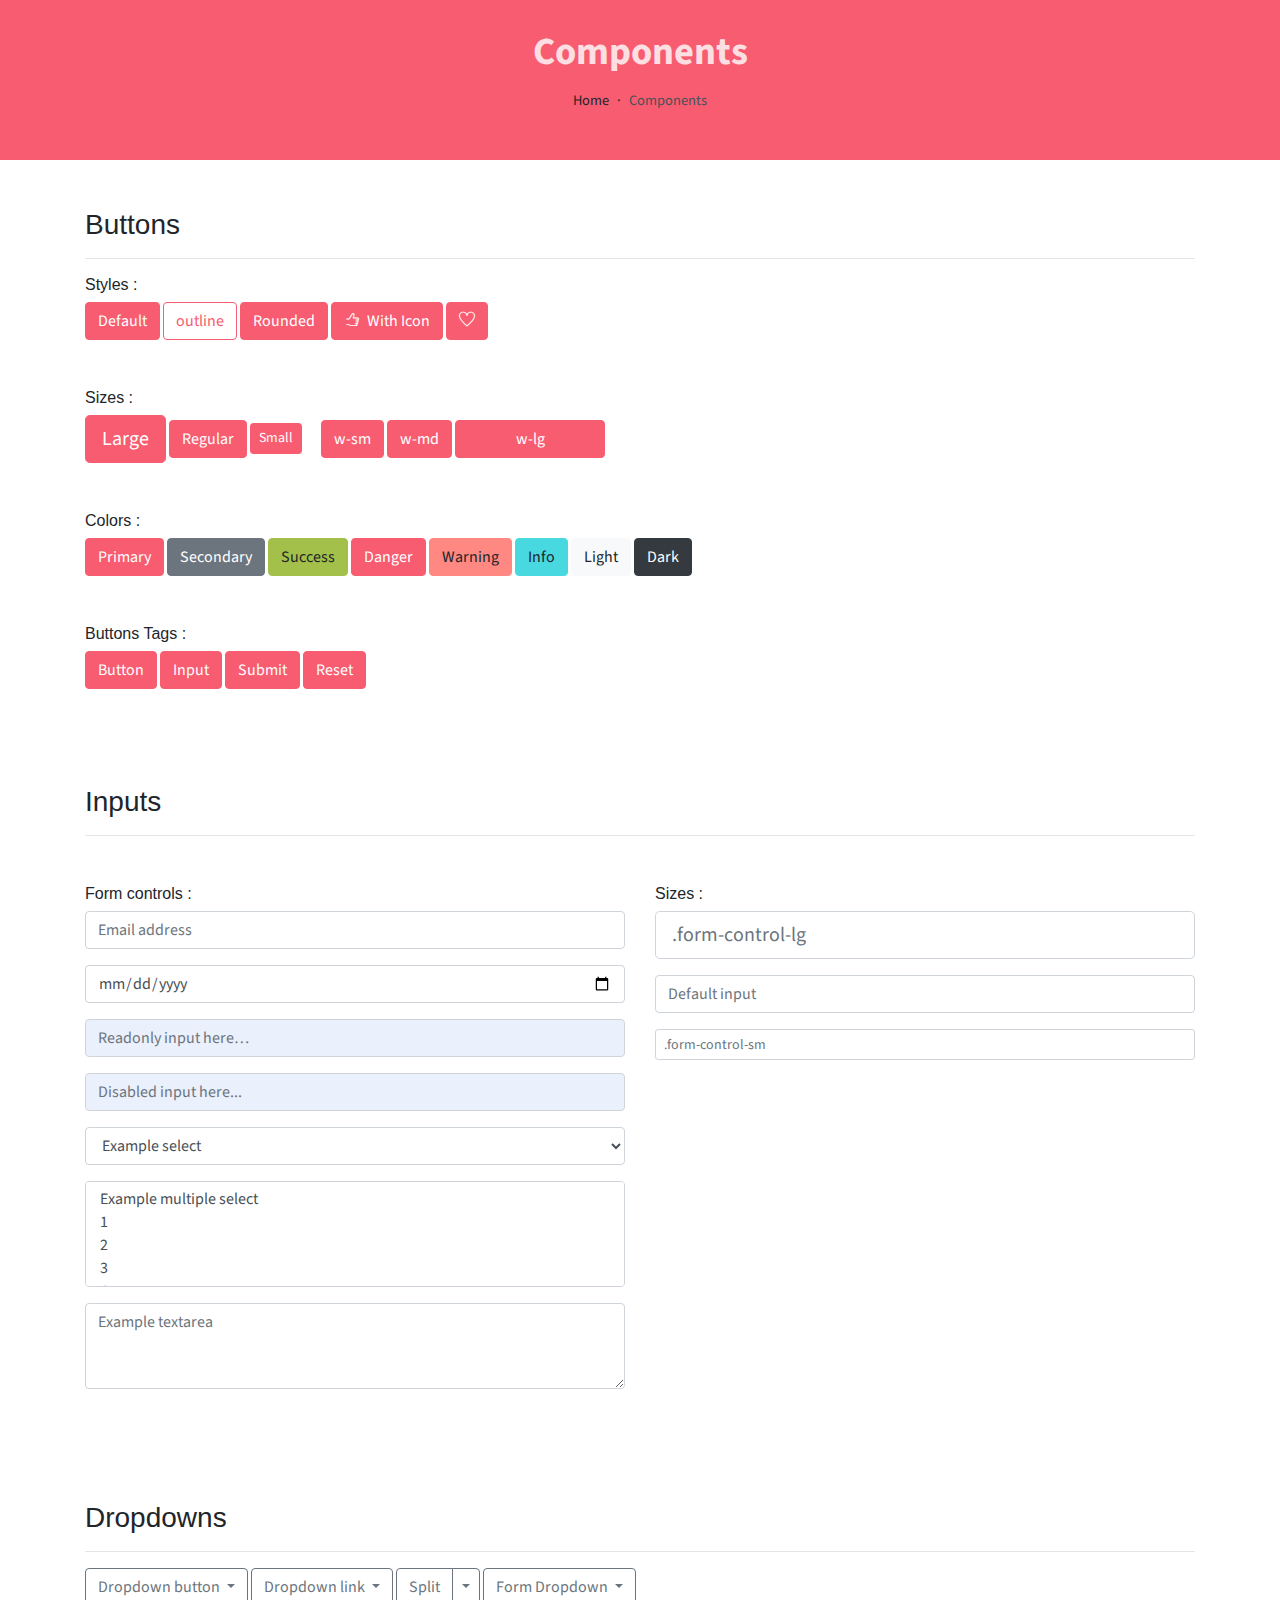
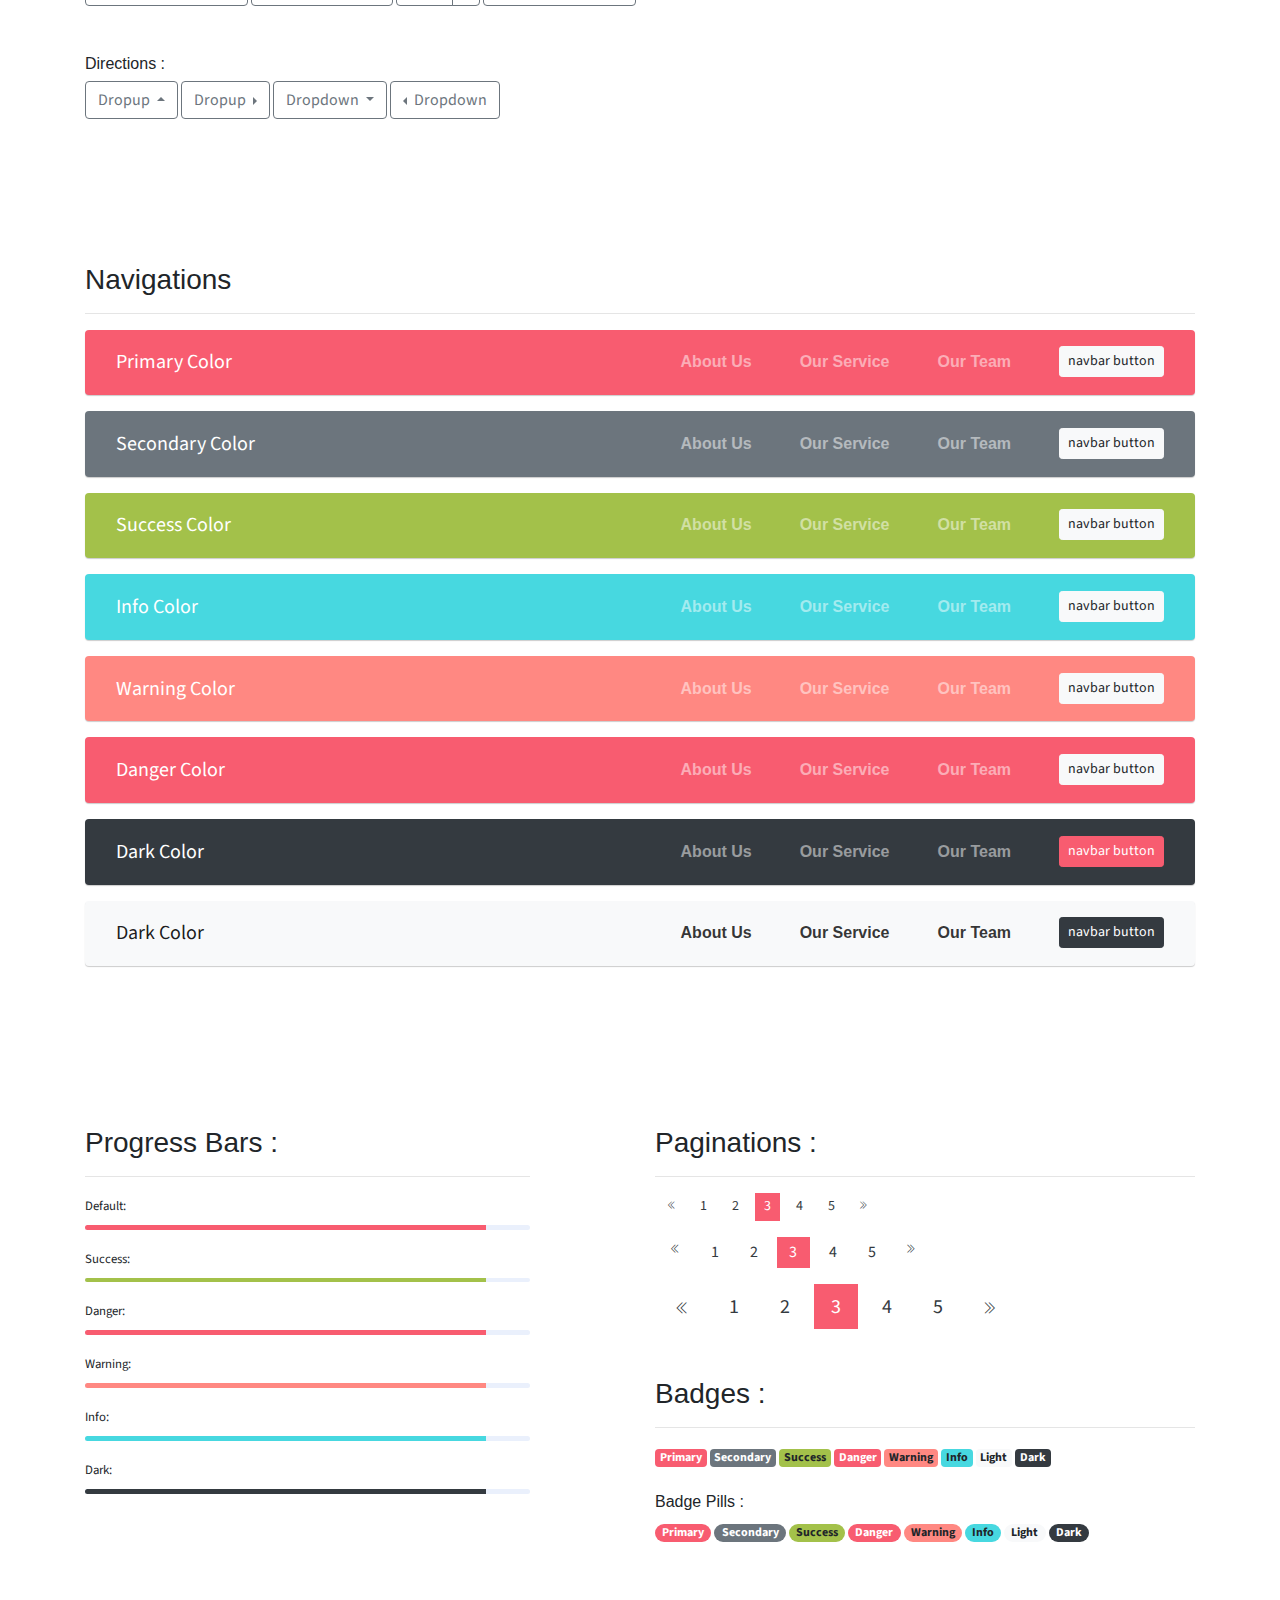
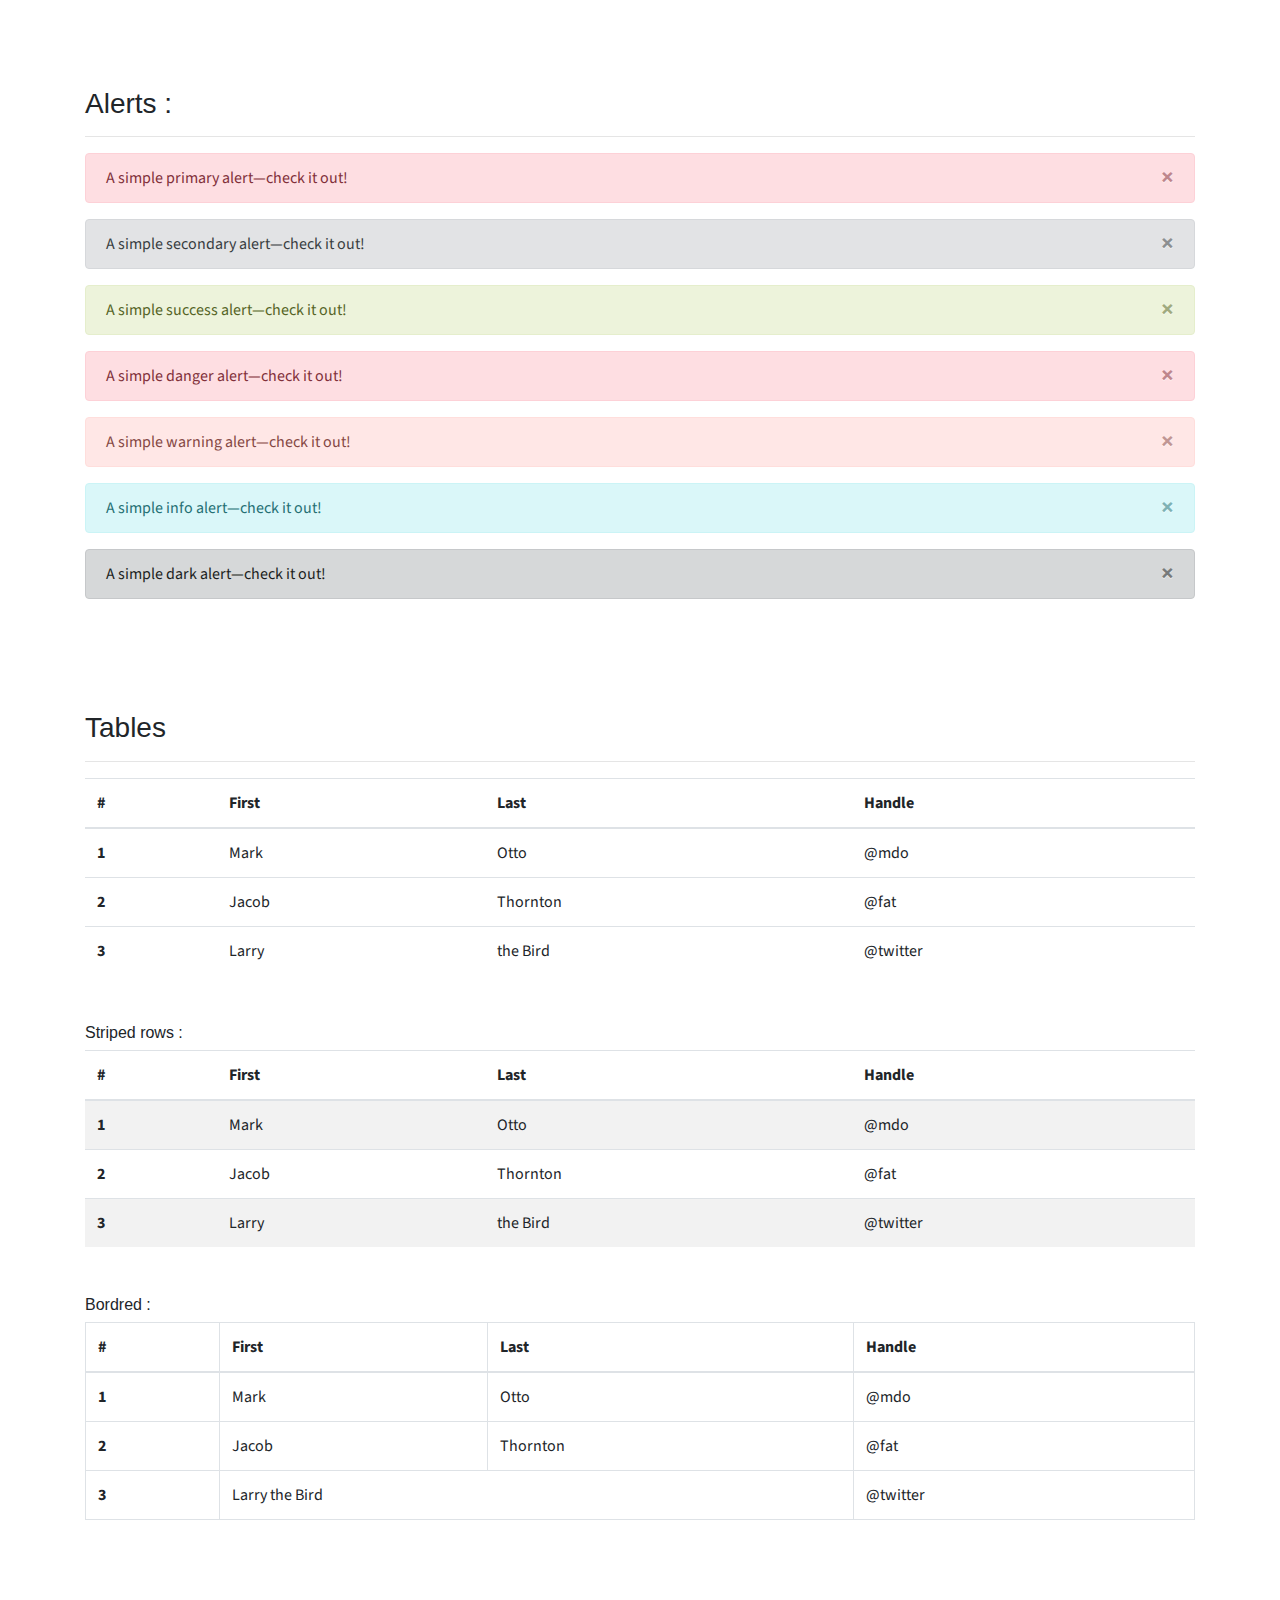
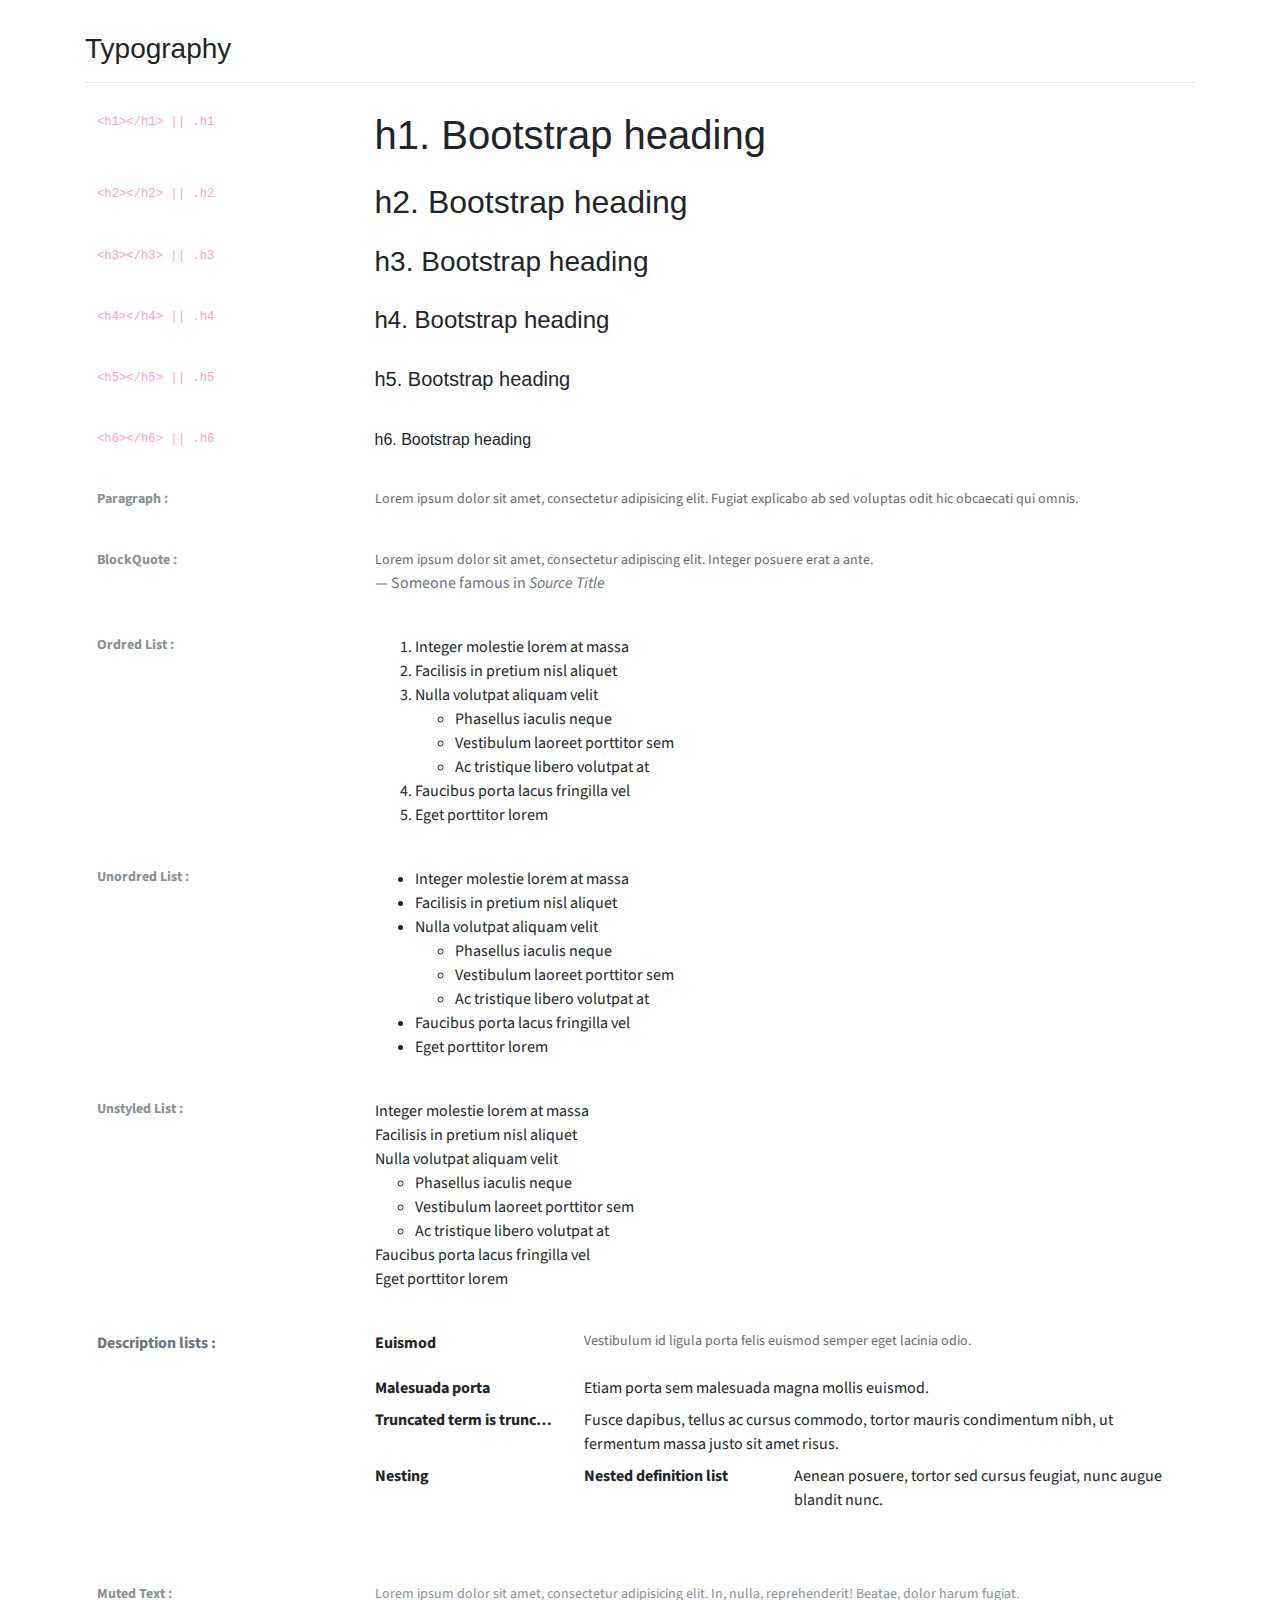
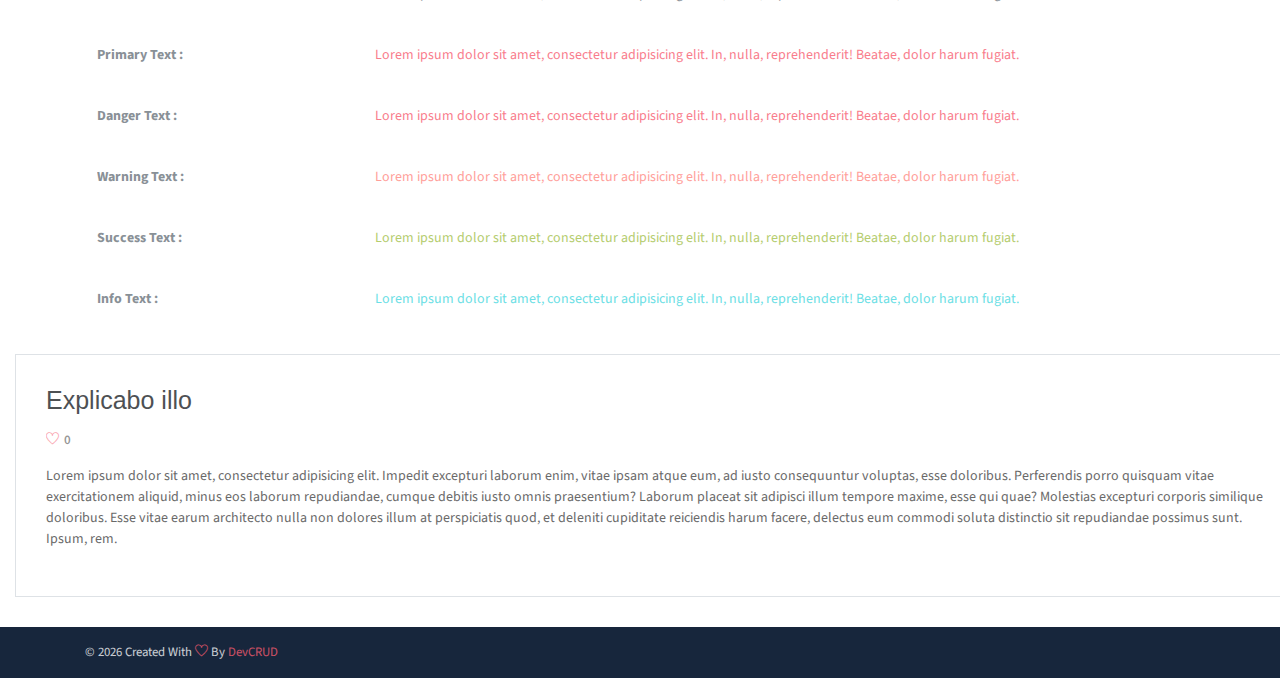
<file: components.html>
<!DOCTYPE html>
<html lang="en">
<head>
   <meta charset="utf-8">
   <meta name="viewport" content="width=device-width, initial-scale=1, shrink-to-fit=no">
   <meta name="description" content="Start your development with JohnDoe landing page.">
   <meta name="author" content="Devcrud">
   <title>JohnDoe Landing page | Components</title>
   <link rel="icon" href="assets/imgs/favicon.png" type="image/png">
   <!-- font icons -->
   <link rel="stylesheet" href="assets/vendors/themify-icons/css/themify-icons.css">
   <!-- Bootstrap + Steller  -->
   <link rel="stylesheet" href="assets/css/johndoe.css">
</head>
<body>

   <!-- Page Header -->
   <header class="header header-mini"> 
      <div class="header-title">Components</div> 
      <nav aria-label="breadcrumb">
         <ol class="breadcrumb">
            <li class="breadcrumb-item"><a href="/">Home</a></li>
            <li class="breadcrumb-item active" aria-current="page">Components</li>
         </ol>
      </nav>
   </header> <!-- End Of Page Header -->

   <!-- main content -->
   <div class="container">

      <!-- Buttons -->
      <h3 class="mt-5">Buttons</h3>
      <hr>
      <h6 class="section-secondary-title">Styles :</h6>
      <button class="btn btn-primary">Default</button>
      <button class="btn btn-outline-primary">outline</button>
      <button class="btn btn-primary rounded">Rounded</button>
      <button class="btn btn-primary rounded"><i class="ti-thumb-up pr-1"></i> With Icon</button>
      <button class="btn btn-primary circle"><i class="ti-heart"></i></button>

      <h6 class="section-secondary-title mt-5">Sizes :</h6>
      <button class="btn btn-primary btn-lg">Large</button>
      <button class="btn btn-primary ">Regular</button>
      <button class="btn btn-primary btn-sm">Small</button>
      <button class="btn btn-primary w-sm ml-3">w-sm</button>
      <button class="btn btn-primary w-md">w-md</button>
      <button class="btn btn-primary w-lg">w-lg</button>

      <h6 class="section-secondary-title mt-5">Colors :</h6>          
      <button type="button" class="btn btn-primary">Primary</button>
      <button type="button" class="btn btn-secondary">Secondary</button>
      <button type="button" class="btn btn-success">Success</button>
      <button type="button" class="btn btn-danger">Danger</button>
      <button type="button" class="btn btn-warning">Warning</button>
      <button type="button" class="btn btn-info">Info</button>
      <button type="button" class="btn btn-light">Light</button>
      <button type="button" class="btn btn-dark">Dark</button>

      <h6 class="section-secondary-title mt-5">Buttons Tags :</h6>
      <button class="btn btn-primary" type="submit">Button</button>
      <input class="btn btn-primary" type="button" value="Input">
      <input class="btn btn-primary" type="submit" value="Submit">
      <input class="btn btn-primary" type="reset" value="Reset">
      
      <!-- devider -->
      <div class="py-5"></div>

      <!-- Inputs -->
      <h3>Inputs</h3>
      <hr>
      <div class="row mt-5">
         <div class="col-md-6">
            <h6 class="section-secondary-title">Form controls :</h6>        
            <div class="form-group">
               <input type="email" class="form-control" id="exampleFormControlInput1" placeholder="Email address">
            </div>
            <div class="form-group">
               <input type="date" class="form-control" id="exampleFormControlInput1" placeholder="Date">
            </div>
            <div class="form-group">
               <input class="form-control" type="text" placeholder="Readonly input here…" readonly>
            </div>
            <div class="form-group">
               <input class="form-control" id="disabledInput" type="text" placeholder="Disabled input here..." disabled>
            </div>
            <div class="form-group">
               <select class="form-control" id="exampleFormControlSelect1">
                  <option>Example select</option>
                  <option>1</option>
                  <option>2</option>
                  <option>3</option>
                  <option>4</option>
                  <option>5</option>
               </select>
            </div>
            <div class="form-group">
               <select multiple class="form-control" id="exampleFormControlSelect2">
                  <option>Example multiple select</option>
                  <option>1</option>
                  <option>2</option>
                  <option>3</option>
                  <option>4</option>
                  <option>5</option>
               </select>
            </div>
            <div class="form-group">
               <textarea class="form-control" id="exampleFormControlTextarea1" rows="3" placeholder="Example textarea"></textarea>
            </div>
         </div>
         <div class="col-md-6">
            <h6 class="section-secondary-title">Sizes :</h6>    
            <div class="form-group">
               <input class="form-control form-control-lg" type="text" placeholder=".form-control-lg">             
            </div>
            <div class="form-group">
               <input class="form-control" type="text" placeholder="Default input">
            </div>
            <div class="form-group">
               <input class="form-control form-control-sm" type="text" placeholder=".form-control-sm"> 
            </div>
         </div>
      </div> <!-- end of inputs -->   

      <!-- devider -->
      <div class="py-5"></div>             

      <!-- Dropdowns -->
      <h3 class="components-section-title font-weight-normal">Dropdowns</h3>
      <hr>
      <div class="dropdown d-inline-block">
         <button class="btn btn-outline-secondary dropdown-toggle" type="button" id="dropdownMenuButton" data-toggle="dropdown" aria-haspopup="true" aria-expanded="false">
         Dropdown button
         </button>
         <div class="dropdown-menu" aria-labelledby="dropdownMenuButton">
         <a class="dropdown-item" href="#">Action</a>
         <a class="dropdown-item" href="#">Another action</a>
         <a class="dropdown-item" href="#">Something else here</a>
         </div>
      </div>
      <div class="dropdown d-inline-block">
         <a class="btn btn-outline-secondary dropdown-toggle" href="#" role="button" id="dropdownMenuLink" data-toggle="dropdown" aria-haspopup="true" aria-expanded="false">
            Dropdown link
         </a>
         <div class="dropdown-menu" aria-labelledby="dropdownMenuLink">
            <a class="dropdown-item" href="#">Action</a>
            <a class="dropdown-item" href="#">Another action</a>
            <a class="dropdown-item" href="#">Something else here</a>
         </div>
      </div>
      <div class="btn-group">
         <button type="button" class="btn btn-outline-secondary">Split</button>
         <button type="button" class="btn btn-outline-secondary dropdown-toggle dropdown-toggle-split" data-toggle="dropdown" aria-haspopup="true" aria-expanded="false">
         <span class="sr-only">Toggle Dropdown</span>
         </button>
         <div class="dropdown-menu">
            <a class="dropdown-item" href="#">Action</a>
            <a class="dropdown-item" href="#">Another action</a>
            <a class="dropdown-item" href="#">Something else here</a>
            <div class="dropdown-divider"></div>
            <a class="dropdown-item" href="#">Separated link</a>
         </div>
      </div>
      <div class="btn-group">
         <button class="btn btn-outline-secondary dropdown-toggle" type="button" id="dropdownMenuButton" data-toggle="dropdown" aria-haspopup="true" aria-expanded="false">
            Form Dropdown
         </button>
         <div class="dropdown-menu form">
            <form class="px-4 py-3">
               <div class="form-group">
                  <input type="email" class="form-control" id="exampleDropdownFormEmail1" placeholder="email@example.com">
               </div>
               <div class="form-group">
                  <input type="password" class="form-control" id="exampleDropdownFormPassword1" placeholder="Password">
               </div>
               <div class="form-check mb-3">
                  <input type="checkbox" class="form-check-input" id="dropdownCheck">
                  <label class="form-check-label" for="dropdownCheck">
                     Remember me
                  </label>
               </div>
               <button type="submit" class="btn btn-primary btn-block">Sign in</button>
            </form>
            <div class="dropdown-divider"></div>
            <a class="dropdown-item" href="#"><small>New around here? Sign up</small></a>
            <a class="dropdown-item" href="#"><small>Forgot password?</small></a>
         </div>
      </div>       
      <h6 class="section-secondary-title mt-5">Directions :</h6>  
      <div class="btn-group dropup">
         <button type="button" class="btn btn-outline-secondary dropdown-toggle" data-toggle="dropdown" aria-haspopup="true" aria-expanded="false">
            Dropup
         </button>
         <div class="dropdown-menu">
            <a class="dropdown-item" href="#">Action</a>
            <a class="dropdown-item" href="#">Another action</a>
            <a class="dropdown-item" href="#">Something else here</a>
            <div class="dropdown-divider"></div>
            <a class="dropdown-item" href="#">Separated link</a>
         </div>
      </div>
      <div class="btn-group dropright">
         <button type="button" class="btn btn-outline-secondary dropdown-toggle" data-toggle="dropdown" aria-haspopup="true" aria-expanded="false">
            Dropup
         </button>
         <div class="dropdown-menu">
            <a class="dropdown-item" href="#">Action</a>
            <a class="dropdown-item" href="#">Another action</a>
            <a class="dropdown-item" href="#">Something else here</a>
            <div class="dropdown-divider"></div>
            <a class="dropdown-item" href="#">Separated link</a>
         </div>
      </div>
      <div class="btn-group">
         <button type="button" class="btn btn-outline-secondary dropdown-toggle" data-toggle="dropdown" aria-haspopup="true" aria-expanded="false">
            Dropdown
         </button>
         <div class="dropdown-menu">
            <a class="dropdown-item" href="#">Action</a>
            <a class="dropdown-item" href="#">Another action</a>
            <a class="dropdown-item" href="#">Something else here</a>
            <div class="dropdown-divider"></div>
            <a class="dropdown-item" href="#">Separated link</a>
         </div>
      </div>
      <div class="btn-group dropleft">
         <button type="button" class="btn btn-outline-secondary dropdown-toggle" data-toggle="dropdown" aria-haspopup="true" aria-expanded="false">
            Dropdown
         </button>
         <div class="dropdown-menu">
            <a class="dropdown-item" href="#">Action</a>
            <a class="dropdown-item" href="#">Another action</a>
            <a class="dropdown-item" href="#">Something else here</a>
            <div class="dropdown-divider"></div>
            <a class="dropdown-item" href="#">Separated link</a>
         </div>
      </div> <!-- end of Dropdowns -->  

      <!-- devider -->
      <div class="py-5"></div>   

      <!-- navbars -->
      <h3 class="components-section-title font-weight-normal mt-5">Navigations</h3>
      <hr>
      <nav class="navbar navbar-expand-sm navbar-dark bg-primary rounded shadow mb-3">
         <div class="container">
            <a class="navbar-brand" href="#">Primary Color</a>
            <button class="navbar-toggler ml-auto" type="button" data-toggle="collapse" data-target="#navbarSupportedContent" aria-controls="navbarSupportedContent" aria-expanded="false" aria-label="Toggle navigation">
            <span class="navbar-toggler-icon"></span>
            </button>
            <div class="collapse navbar-collapse" id="navbarSupportedContent">
               <ul class="navbar-nav ml-auto"> 
                  <li class="nav-item">
                     <a class="nav-link" href="#about">About Us</a>
                  </li>
                  <li class="nav-item">
                     <a class="nav-link" href="#service">Our Service</a>
                  </li>
                  <li class="nav-item">
                     <a class="nav-link" href="#team">Our Team</a>
                  </li>
                  <li class="nav-item">
                     <a href="#book-table" class="ml-4 mt-1 btn btn-light btn-sm">navbar button</a>
                  </li>
               </ul>                       
            </div>
         </div>
      </nav>
      <nav class="navbar navbar-expand-sm navbar-dark bg-secondary rounded shadow mb-3">
         <div class="container">
            <a class="navbar-brand" href="#">Secondary Color</a>
            <button class="navbar-toggler ml-auto" type="button" data-toggle="collapse" data-target="#navbarSupportedContent" aria-controls="navbarSupportedContent" aria-expanded="false" aria-label="Toggle navigation">
            <span class="navbar-toggler-icon"></span>
            </button>
            <div class="collapse navbar-collapse" id="navbarSupportedContent">
               <ul class="navbar-nav ml-auto"> 
                  <li class="nav-item">
                     <a class="nav-link" href="#about">About Us</a>
                  </li>
                  <li class="nav-item">
                     <a class="nav-link" href="#service">Our Service</a>
                  </li>
                  <li class="nav-item">
                     <a class="nav-link" href="#team">Our Team</a>
                  </li>
                  <li class="nav-item">
                     <a href="#book-table" class="ml-4 mt-1 btn btn-light btn-sm">navbar button</a>
                  </li>
               </ul>                       
            </div>
         </div>
      </nav>
      <nav class="navbar navbar-expand-sm navbar-dark bg-success rounded shadow mb-3">
         <div class="container">
            <a class="navbar-brand" href="#">Success Color</a>
            <button class="navbar-toggler ml-auto" type="button" data-toggle="collapse" data-target="#navbarSupportedContent" aria-controls="navbarSupportedContent" aria-expanded="false" aria-label="Toggle navigation">
            <span class="navbar-toggler-icon"></span>
            </button>
            <div class="collapse navbar-collapse" id="navbarSupportedContent">
               <ul class="navbar-nav ml-auto"> 
                  <li class="nav-item">
                     <a class="nav-link" href="#about">About Us</a>
                  </li>
                  <li class="nav-item">
                     <a class="nav-link" href="#service">Our Service</a>
                  </li>
                  <li class="nav-item">
                     <a class="nav-link" href="#team">Our Team</a>
                  </li>
                  <li class="nav-item">
                     <a href="#book-table" class="ml-4 mt-1 btn btn-light btn-sm">navbar button</a>
                  </li>
               </ul>                       
            </div>
         </div>
      </nav>
      <nav class="navbar navbar-expand-sm navbar-dark bg-info rounded shadow mb-3">
         <div class="container">
            <a class="navbar-brand" href="#">Info Color</a>
            <button class="navbar-toggler ml-auto" type="button" data-toggle="collapse" data-target="#navbarSupportedContent" aria-controls="navbarSupportedContent" aria-expanded="false" aria-label="Toggle navigation">
            <span class="navbar-toggler-icon"></span>
            </button>
            <div class="collapse navbar-collapse" id="navbarSupportedContent">
               <ul class="navbar-nav ml-auto"> 
                  <li class="nav-item">
                     <a class="nav-link" href="#about">About Us</a>
                  </li>
                  <li class="nav-item">
                     <a class="nav-link" href="#service">Our Service</a>
                  </li>
                  <li class="nav-item">
                     <a class="nav-link" href="#team">Our Team</a>
                  </li>
                  <li class="nav-item">
                     <a href="#book-table" class="ml-4 mt-1 btn btn-light btn-sm">navbar button</a>
                  </li>
               </ul>                       
            </div>
         </div>
      </nav>
      <nav class="navbar navbar-expand-sm navbar-dark bg-warning rounded shadow mb-3">
         <div class="container">
            <a class="navbar-brand" href="#">Warning Color</a>
            <button class="navbar-toggler ml-auto" type="button" data-toggle="collapse" data-target="#navbarSupportedContent" aria-controls="navbarSupportedContent" aria-expanded="false" aria-label="Toggle navigation">
            <span class="navbar-toggler-icon"></span>
            </button>
            <div class="collapse navbar-collapse" id="navbarSupportedContent">
               <ul class="navbar-nav ml-auto"> 
                  <li class="nav-item">
                     <a class="nav-link" href="#about">About Us</a>
                  </li>
                  <li class="nav-item">
                     <a class="nav-link" href="#service">Our Service</a>
                  </li>
                  <li class="nav-item">
                     <a class="nav-link" href="#team">Our Team</a>
                  </li>
                  <li class="nav-item">
                     <a href="#book-table" class="ml-4 mt-1 btn btn-light btn-sm">navbar button</a>
                  </li>
               </ul>                       
            </div>
         </div>
      </nav>
      <nav class="navbar navbar-expand-sm navbar-dark bg-danger rounded shadow mb-3">
         <div class="container">
            <a class="navbar-brand" href="#">Danger Color</a>
            <button class="navbar-toggler ml-auto" type="button" data-toggle="collapse" data-target="#navbarSupportedContent" aria-controls="navbarSupportedContent" aria-expanded="false" aria-label="Toggle navigation">
            <span class="navbar-toggler-icon"></span>
            </button>
            <div class="collapse navbar-collapse" id="navbarSupportedContent">
               <ul class="navbar-nav ml-auto"> 
                  <li class="nav-item">
                     <a class="nav-link" href="#about">About Us</a>
                  </li>
                  <li class="nav-item">
                     <a class="nav-link" href="#service">Our Service</a>
                  </li>
                  <li class="nav-item">
                     <a class="nav-link" href="#team">Our Team</a>
                  </li>
                  <li class="nav-item">
                     <a href="#book-table" class="ml-4 mt-1 btn btn-light btn-sm">navbar button</a>
                  </li>
               </ul>                       
            </div>
         </div>
      </nav>
      <nav class="navbar navbar-expand-sm navbar-dark bg-dark rounded shadow mb-3">
         <div class="container">
            <a class="navbar-brand" href="#">Dark Color</a>
            <button class="navbar-toggler ml-auto" type="button" data-toggle="collapse" data-target="#navbarSupportedContent" aria-controls="navbarSupportedContent" aria-expanded="false" aria-label="Toggle navigation">
            <span class="navbar-toggler-icon"></span>
            </button>
            <div class="collapse navbar-collapse" id="navbarSupportedContent">
               <ul class="navbar-nav ml-auto"> 
                  <li class="nav-item">
                     <a class="nav-link" href="#about">About Us</a>
                  </li>
                  <li class="nav-item">
                     <a class="nav-link" href="#service">Our Service</a>
                  </li>
                  <li class="nav-item">
                     <a class="nav-link" href="#team">Our Team</a>
                  </li>
                  <li class="nav-item">
                     <a href="#book-table" class="ml-4 mt-1 btn btn-primary btn-sm">navbar button</a>
                  </li>
               </ul>                       
            </div>
         </div>
      </nav>
      <nav class="navbar navbar-expand-sm navbar-light bg-light rounded shadow mb-3">
         <div class="container">
            <a class="navbar-brand" href="#">Dark Color</a>
            <button class="navbar-toggler ml-auto" type="button" data-toggle="collapse" data-target="#navbarSupportedContent" aria-controls="navbarSupportedContent" aria-expanded="false" aria-label="Toggle navigation">
            <span class="navbar-toggler-icon"></span>
            </button>
            <div class="collapse navbar-collapse" id="navbarSupportedContent">
               <ul class="navbar-nav ml-auto"> 
                  <li class="nav-item">
                     <a class="nav-link" href="#about">About Us</a>
                  </li>
                  <li class="nav-item">
                     <a class="nav-link" href="#service">Our Service</a>
                  </li>
                  <li class="nav-item">
                     <a class="nav-link" href="#team">Our Team</a>
                  </li>
                  <li class="nav-item">
                     <a href="#book-table" class="ml-4 mt-1 btn btn-dark btn-sm">navbar button</a>
                  </li>
               </ul>                       
            </div>
         </div>
      </nav>
      <!-- End of navbars -->

      <!-- devider -->
      <div class="py-5"></div>   
      
      <!-- progress bars -->
      <div class="row justify-content-between">
         <div class="col-md-5">
            <h3 class="components-section-title font-weight-normal mt-5">Progress Bars :</h3>
            <hr>
            <small>Default: </small>
            <div class="progress mt-2 mb-3">
               <div class="progress-bar" role="progressbar" style="width: 90%" aria-valuenow="25" aria-valuemin="0" aria-valuemax="100"></div>
            </div>
            <small>Success:</small>
            <div class="progress mt-2 mb-3">
               <div class="progress-bar bg-success" role="progressbar" style="width: 90%" aria-valuenow="25" aria-valuemin="0" aria-valuemax="100"></div>
            </div>
            <small>Danger:</small>
            <div class="progress mt-2 mb-3">
               <div class="progress-bar bg-danger" role="progressbar" style="width: 90%" aria-valuenow="25" aria-valuemin="0" aria-valuemax="100"></div>
            </div>
            <small>Warning:</small>
            <div class="progress mt-2 mb-3">
               <div class="progress-bar bg-warning" role="progressbar" style="width: 90%" aria-valuenow="25" aria-valuemin="0" aria-valuemax="100"></div>
            </div>
            <small>Info:</small>
            <div class="progress mt-2 mb-3">
               <div class="progress-bar bg-info" role="progressbar" style="width: 90%" aria-valuenow="25" aria-valuemin="0" aria-valuemax="100"></div>
            </div>
            <small>Dark:</small>
            <div class="progress mt-2 mb-3">
               <div class="progress-bar bg-dark" role="progressbar" style="width: 90%" aria-valuenow="25" aria-valuemin="0" aria-valuemax="100"></div>
            </div>
         </div>
         <div class="col-md-6">
            <h3 class="components-section-title font-weight-normal mt-5">Paginations :</h3>
            <hr>
            <nav aria-label="Page navigation example">
               <ul class="pagination pagination-sm">
                  <li class="page-item"><a class="page-link" href="#"><i class="ti-angle-double-left"></i></a></li>
                  <li class="page-item"><a class="page-link" href="#">1</a></li>
                  <li class="page-item"><a class="page-link" href="#">2</a></li>
                  <li class="page-item active"><a class="page-link" href="#">3</a></li>
                  <li class="page-item"><a class="page-link" href="#">4</a></li>
                  <li class="page-item"><a class="page-link" href="#">5</a></li>
                  <li class="page-item"><a class="page-link" href="#"><i class="ti-angle-double-right"></i></a></li>
               </ul>
            </nav>
            <nav aria-label="Page navigation example">
               <ul class="pagination">
               <li class="page-item"><a class="page-link" href="#"><i class="ti-angle-double-left"></i></a></li>
                  <li class="page-item"><a class="page-link" href="#">1</a></li>
                  <li class="page-item"><a class="page-link" href="#">2</a></li>
                  <li class="page-item active"><a class="page-link" href="#">3</a></li>
                  <li class="page-item"><a class="page-link" href="#">4</a></li>
                  <li class="page-item"><a class="page-link" href="#">5</a></li>
                  <li class="page-item"><a class="page-link" href="#"><i class="ti-angle-double-right"></i></a></li>
               </ul>
            </nav>
            <nav aria-label="Page navigation example">
               <ul class="pagination pagination-lg">
                  <li class="page-item"><a class="page-link" href="#"><i class="ti-angle-double-left"></i></a></li>
                  <li class="page-item"><a class="page-link" href="#">1</a></li>
                  <li class="page-item"><a class="page-link" href="#">2</a></li>
                  <li class="page-item active"><a class="page-link" href="#">3</a></li>
                  <li class="page-item"><a class="page-link" href="#">4</a></li>
                  <li class="page-item"><a class="page-link" href="#">5</a></li>
                  <li class="page-item"><a class="page-link" href="#"><i class="ti-angle-double-right"></i></a></li>
               </ul>
            </nav>

            <!-- Badges -->
            <h3 class="components-section-title font-weight-normal mt-5">Badges :</h3>
            <hr>
            <span class="badge badge-primary">Primary</span>
            <span class="badge badge-secondary">Secondary</span>
            <span class="badge badge-success">Success</span>
            <span class="badge badge-danger">Danger</span>
            <span class="badge badge-warning">Warning</span>
            <span class="badge badge-info">Info</span>
            <span class="badge badge-light">Light</span>
            <span class="badge badge-dark">Dark</span>
            <h6 class="section-secondary-title mt-4 mb-2">Badge Pills :</h6>
            <span class="badge badge-pill badge-primary">Primary</span>
            <span class="badge badge-pill badge-secondary">Secondary</span>
            <span class="badge badge-pill badge-success">Success</span>
            <span class="badge badge-pill badge-danger">Danger</span>
            <span class="badge badge-pill badge-warning">Warning</span>
            <span class="badge badge-pill badge-info">Info</span>
            <span class="badge badge-pill badge-light">Light</span>
            <span class="badge badge-pill badge-dark">Dark</span>
         </div>
      </div> <!-- End of Progress bars -->

      <!-- devider -->
      <div class="py-5"></div>  

      <!-- Alerts -->
      <h3 class="components-section-title font-weight-normal mt-5">Alerts :</h3>
      <hr>
      <div class="alert alert-primary alert-dismissible fade show" role="alert">
         A simple primary alert—check it out!
         <button type="button" class="close" data-dismiss="alert" aria-label="Close">
            <span aria-hidden="true">&times;</span>
         </button>
      </div>
      <div class="alert alert-secondary alert-dismissible fade show" role="alert">
         A simple secondary alert—check it out!
         <button type="button" class="close" data-dismiss="alert" aria-label="Close">
            <span aria-hidden="true">&times;</span>
         </button>
      </div>
      <div class="alert alert-success alert-dismissible fade show" role="alert">
         A simple success alert—check it out!
         <button type="button" class="close" data-dismiss="alert" aria-label="Close">
            <span aria-hidden="true">&times;</span>
         </button>
      </div>
      <div class="alert alert-danger alert-dismissible fade show" role="alert">
         A simple danger alert—check it out!
         <button type="button" class="close" data-dismiss="alert" aria-label="Close">
            <span aria-hidden="true">&times;</span>
         </button>
      </div>
      <div class="alert alert-warning alert-dismissible fade show" role="alert">
         A simple warning alert—check it out!
         <button type="button" class="close" data-dismiss="alert" aria-label="Close">
            <span aria-hidden="true">&times;</span>
         </button>
      </div>
      <div class="alert alert-info alert-dismissible fade show" role="alert">
         A simple info alert—check it out!
         <button type="button" class="close" data-dismiss="alert" aria-label="Close">
            <span aria-hidden="true">&times;</span>
         </button>
      </div>
      <div class="alert alert-dark alert-dismissible fade show" role="alert">
         A simple dark alert—check it out!
         <button type="button" class="close" data-dismiss="alert" aria-label="Close">
            <span aria-hidden="true">&times;</span>
         </button>
      </div>
      <!-- end of alerts -->

      <!-- devider -->
      <div class="py-5"></div> 
   
      <!-- tables -->
      <h3 class="components-section-title">Tables</h3>
      <hr>
      <table class="table">
         <thead>
            <tr>
               <th scope="col">#</th>
               <th scope="col">First</th>
               <th scope="col">Last</th>
               <th scope="col">Handle</th>
            </tr>
         </thead>
         <tbody>
            <tr>
               <th scope="row">1</th>
               <td>Mark</td>
               <td>Otto</td>
               <td>@mdo</td>
            </tr>
            <tr>
               <th scope="row">2</th>
               <td>Jacob</td>
               <td>Thornton</td>
               <td>@fat</td>
            </tr>
            <tr>
               <th scope="row">3</th>
               <td>Larry</td>
               <td>the Bird</td>
               <td>@twitter</td>
            </tr>
         </tbody>
      </table>

      <h6 class="section-secondary-title mt-5">Striped rows :</h6>
      <table class="table table-striped">
         <thead>
            <tr>
               <th scope="col">#</th>
               <th scope="col">First</th>
               <th scope="col">Last</th>
               <th scope="col">Handle</th>
            </tr>
         </thead>
         <tbody>
            <tr>
               <th scope="row">1</th>
               <td>Mark</td>
               <td>Otto</td>
               <td>@mdo</td>
            </tr>
            <tr>
               <th scope="row">2</th>
               <td>Jacob</td>
               <td>Thornton</td>
               <td>@fat</td>
            </tr>
            <tr>
               <th scope="row">3</th>
               <td>Larry</td>
               <td>the Bird</td>
               <td>@twitter</td>
            </tr>
         </tbody>
      </table>

      <h6 class="section-secondary-title mt-5">Bordred :</h6>
      <table class="table table-bordered">
         <thead>
            <tr>
               <th scope="col">#</th>
               <th scope="col">First</th>
               <th scope="col">Last</th>
               <th scope="col">Handle</th>
            </tr>
         </thead>
         <tbody>
            <tr>
               <th scope="row">1</th>
               <td>Mark</td>
               <td>Otto</td>
               <td>@mdo</td>
            </tr>
            <tr>
               <th scope="row">2</th>
               <td>Jacob</td>
               <td>Thornton</td>
               <td>@fat</td>
            </tr>
            <tr>
               <th scope="row">3</th>
               <td colspan="2">Larry the Bird</td>
               <td>@twitter</td>
            </tr>
         </tbody>
      </table>
      <!-- end of tables -->

      <!-- devider -->
      <div class="py-5"></div> 

      <!-- typography -->
      <h3 class="components-section-title">Typography</h3>
      <hr>
     
      <table class="table table-borderless v-align-center">
         <tbody>
            <tr>
               <td>
                  <p><code class="highlighter-rouge">&lt;h1&gt;&lt;/h1&gt; || .h1</code></p>
               </td>
               <td class="w-75"><span class="h1">h1. Bootstrap heading</span></td>
            </tr>
            <tr>
               <td>
                  <p><code class="highlighter-rouge">&lt;h2&gt;&lt;/h2&gt; || .h2</code></p>
               </td>
               <td><span class="h2">h2. Bootstrap heading</span></td>
            </tr>
            <tr>
               <td>
                  <p><code class="highlighter-rouge">&lt;h3&gt;&lt;/h3&gt; || .h3</code></p>
               </td>
               <td><span class="h3">h3. Bootstrap heading</span></td>
            </tr>
            <tr>
               <td>
                  <p><code class="highlighter-rouge">&lt;h4&gt;&lt;/h4&gt; || .h4</code></p>
               </td>
               <td><span class="h4">h4. Bootstrap heading</span></td>
            </tr>
            <tr>
               <td>
                  <p><code class="highlighter-rouge">&lt;h5&gt;&lt;/h5&gt; || .h5</code></p>
               </td>
               <td><span class="h5">h5. Bootstrap heading</span></td>
            </tr>
            <tr>
               <td>
                  <p><code class="highlighter-rouge">&lt;h6&gt;&lt;/h6&gt; || .h6</code></p>
               </td>
               <td><span class="h6">h6. Bootstrap heading</span></td>
            </tr>
            <tr>
               <td>
                  <p class="font-weight-bold text-muted">Paragraph :</p>
               </td>
               <td><p>Lorem ipsum dolor sit amet, consectetur adipisicing elit. Fugiat explicabo ab sed voluptas odit hic obcaecati qui omnis.</p></td>
            </tr>
            <tr>
               <td>
                  <p class="font-weight-bold text-muted">BlockQuote :</p>
               </td>
               <td>
                  <blockquote class="blockquote">
                     <p class="mb-0">Lorem ipsum dolor sit amet, consectetur adipiscing elit. Integer posuere erat a ante.</p>
                     <footer class="blockquote-footer">Someone famous in <cite title="Source Title">Source Title</cite></footer>
                  </blockquote>
               </td>
            </tr>

            
            <tr>
               <td><p class="font-weight-bold text-muted">Ordred List :</p></td>
               <td>
                  <ol>
                     <li>Integer molestie lorem at massa</li>
                     <li>Facilisis in pretium nisl aliquet</li>
                     <li>Nulla volutpat aliquam velit
                        <ul>
                           <li>Phasellus iaculis neque</li>
                           <li>Vestibulum laoreet porttitor sem</li>
                           <li>Ac tristique libero volutpat at</li>
                        </ul>
                     </li>
                     <li>Faucibus porta lacus fringilla vel</li>
                     <li>Eget porttitor lorem</li>
                  </ol>
               </td>
            </tr>
            <tr>
               <td><p class="font-weight-bold text-muted">Unordred List :</p></td>
               <td>
                  <ul >
                     <li>Integer molestie lorem at massa</li>
                     <li>Facilisis in pretium nisl aliquet</li>
                     <li>Nulla volutpat aliquam velit
                        <ul>
                           <li>Phasellus iaculis neque</li>
                           <li>Vestibulum laoreet porttitor sem</li>
                           <li>Ac tristique libero volutpat at</li>
                        </ul>
                     </li>
                     <li>Faucibus porta lacus fringilla vel</li>
                     <li>Eget porttitor lorem</li>
                  </ul>
               </td>
            </tr>
            <tr>
               <td><p class="font-weight-bold text-muted">Unstyled List :</p></td>
               <td>
                  <ul class="list-unstyled">
                     <li>Integer molestie lorem at massa</li>
                     <li>Facilisis in pretium nisl aliquet</li>
                     <li>Nulla volutpat aliquam velit
                        <ul>
                           <li>Phasellus iaculis neque</li>
                           <li>Vestibulum laoreet porttitor sem</li>
                           <li>Ac tristique libero volutpat at</li>
                        </ul>
                     </li>
                     <li>Faucibus porta lacus fringilla vel</li>
                     <li>Eget porttitor lorem</li>
                  </ul>
               </td>
            </tr>
            <tr>
               <td class="font-weight-bold text-muted">Description lists : </td>
               <td>
                  <dl class="row">
                     <dt class="col-sm-3">Euismod</dt>
                     <dd class="col-sm-9">
                        <p>Vestibulum id ligula porta felis euismod semper eget lacinia odio.</p>
                     </dd>

                     <dt class="col-sm-3">Malesuada porta</dt>
                     <dd class="col-sm-9">Etiam porta sem malesuada magna mollis euismod.</dd>

                     <dt class="col-sm-3 text-truncate">Truncated term is truncated</dt>
                     <dd class="col-sm-9">Fusce dapibus, tellus ac cursus commodo, tortor mauris condimentum nibh, ut fermentum massa justo sit amet risus.</dd>

                     <dt class="col-sm-3">Nesting</dt>
                     <dd class="col-sm-9">
                        <dl class="row">
                           <dt class="col-sm-4">Nested definition list</dt>
                           <dd class="col-sm-8">Aenean posuere, tortor sed cursus feugiat, nunc augue blandit nunc.</dd>
                        </dl>
                     </dd>
                  </dl>
               </td>
            </tr>
            <tr>
               <td>
                  <p class="font-weight-bold text-muted">Muted Text :</p>
               </td>
               <td>
                  <p class="text-muted">Lorem ipsum dolor sit amet, consectetur adipisicing elit. In, nulla, reprehenderit! Beatae, dolor harum fugiat.</p>
               </td>
            </tr>
            <tr>
               <td>
                  <p class="font-weight-bold text-muted">Primary Text :</p>
               </td>
               <td>
                  <p class="text-primary">Lorem ipsum dolor sit amet, consectetur adipisicing elit. In, nulla, reprehenderit! Beatae, dolor harum fugiat.</p>
               </td>
            </tr>
            <tr>
               <td>
                  <p class="font-weight-bold text-muted">Danger Text :</p>
               </td>
               <td>
                  <p class="text-danger">Lorem ipsum dolor sit amet, consectetur adipisicing elit. In, nulla, reprehenderit! Beatae, dolor harum fugiat.</p>
               </td>
            </tr>
            <tr>
               <td>
                  <p class="font-weight-bold text-muted">Warning Text :</p>
               </td>
               <td>
                  <p class="text-warning">Lorem ipsum dolor sit amet, consectetur adipisicing elit. In, nulla, reprehenderit! Beatae, dolor harum fugiat.</p>
               </td>
            </tr>
            <tr>
               <td>
                  <p class="font-weight-bold text-muted">Success Text :</p>
               </td>
               <td>
                  <p class="text-success">Lorem ipsum dolor sit amet, consectetur adipisicing elit. In, nulla, reprehenderit! Beatae, dolor harum fugiat.</p>
               </td>
            </tr>
            <tr>
               <td>
                  <p class="font-weight-bold text-muted">Info Text :</p>
               </td>
               <td>
                  <p class="text-info">Lorem ipsum dolor sit amet, consectetur adipisicing elit. In, nulla, reprehenderit! Beatae, dolor harum fugiat.</p>
               </td>
            </tr>
         </tbody>
      </table>
   </div>
   <!-- end of typography -->

   <!-- blog-card template-->
   <div class="blog-card">
      <div class="content-holder">
         <h6 class="title">Explicabo illo</h6>
         <p class="post-details">                            
            <a><i class="ti-heart text-danger"></i> <span id="like-count">0</span></a>                            
         </p>
         <p>Lorem ipsum dolor sit amet, consectetur adipisicing elit. Impedit excepturi laborum enim, vitae ipsam atque eum, ad iusto consequuntur voluptas, esse doloribus. Perferendis porro quisquam vitae exercitationem aliquid, minus eos laborum repudiandae, cumque debitis iusto omnis praesentium? Laborum placeat sit adipisci illum tempore maxime, esse qui quae? Molestias excepturi corporis similique doloribus. Esse vitae earum architecto nulla non dolores illum at perspiciatis quod, et deleniti cupiditate reiciendis harum facere, delectus eum commodi soluta distinctio sit repudiandae possimus sunt. Ipsum, rem.</p>
      </div>
   </div>
   <!-- end of blog wrapper -->                

   <!-- Page Footer -->
   <footer class="footer py-3">
        <div class="container">
            <p class="small mb-0 text-light">
                &copy; <script>document.write(new Date().getFullYear())</script> Created With <i class="ti-heart text-danger"></i> By <a href="http://devcrud.com" target="_blank"><span class="text-danger" title="Bootstrap 4 Themes and Dashboards">DevCRUD</span></a> 
            </p>
        </div>
    </footer>
   <!-- End of Page Footer -->  
   
   <!-- core  -->
   <script src="assets/vendors/jquery/jquery-3.4.1.js"></script>
   <script src="assets/vendors/bootstrap/bootstrap.bundle.js"></script>
    
</body>
</html>
</file>
<file: assets/vendors/themify-icons/css/themify-icons.css>
@font-face {
	font-family: 'themify';
	src:url("../fonts/themify.eot?-fvbane");
	src:url("../fonts/themify.eot?#iefix-fvbane") format("embedded-opentype"),
		url("../fonts/themify.woff?-fvbane") format("woff"),
		url("../fonts/themify.ttf?-fvbane") format("truetype"),
		url("../fonts/themify.svg?-fvbane#themify") format("svg");
	font-weight: normal;
	font-style: normal;
}

[class^="ti-"], [class*=" ti-"] {
	font-family: 'themify';
	speak: none;
	font-style: normal;
	font-weight: normal;
	font-variant: normal;
	text-transform: none;
	line-height: 1;

	/* Better Font Rendering =========== */
	-webkit-font-smoothing: antialiased;
	-moz-osx-font-smoothing: grayscale;
}

.ti-wand:before {
	content: "\e600";
}
.ti-volume:before {
	content: "\e601";
}
.ti-user:before {
	content: "\e602";
}
.ti-unlock:before {
	content: "\e603";
}
.ti-unlink:before {
	content: "\e604";
}
.ti-trash:before {
	content: "\e605";
}
.ti-thought:before {
	content: "\e606";
}
.ti-target:before {
	content: "\e607";
}
.ti-tag:before {
	content: "\e608";
}
.ti-tablet:before {
	content: "\e609";
}
.ti-star:before {
	content: "\e60a";
}
.ti-spray:before {
	content: "\e60b";
}
.ti-signal:before {
	content: "\e60c";
}
.ti-shopping-cart:before {
	content: "\e60d";
}
.ti-shopping-cart-full:before {
	content: "\e60e";
}
.ti-settings:before {
	content: "\e60f";
}
.ti-search:before {
	content: "\e610";
}
.ti-zoom-in:before {
	content: "\e611";
}
.ti-zoom-out:before {
	content: "\e612";
}
.ti-cut:before {
	content: "\e613";
}
.ti-ruler:before {
	content: "\e614";
}
.ti-ruler-pencil:before {
	content: "\e615";
}
.ti-ruler-alt:before {
	content: "\e616";
}
.ti-bookmark:before {
	content: "\e617";
}
.ti-bookmark-alt:before {
	content: "\e618";
}
.ti-reload:before {
	content: "\e619";
}
.ti-plus:before {
	content: "\e61a";
}
.ti-pin:before {
	content: "\e61b";
}
.ti-pencil:before {
	content: "\e61c";
}
.ti-pencil-alt:before {
	content: "\e61d";
}
.ti-paint-roller:before {
	content: "\e61e";
}
.ti-paint-bucket:before {
	content: "\e61f";
}
.ti-na:before {
	content: "\e620";
}
.ti-mobile:before {
	content: "\e621";
}
.ti-minus:before {
	content: "\e622";
}
.ti-medall:before {
	content: "\e623";
}
.ti-medall-alt:before {
	content: "\e624";
}
.ti-marker:before {
	content: "\e625";
}
.ti-marker-alt:before {
	content: "\e626";
}
.ti-arrow-up:before {
	content: "\e627";
}
.ti-arrow-right:before {
	content: "\e628";
}
.ti-arrow-left:before {
	content: "\e629";
}
.ti-arrow-down:before {
	content: "\e62a";
}
.ti-lock:before {
	content: "\e62b";
}
.ti-location-arrow:before {
	content: "\e62c";
}
.ti-link:before {
	content: "\e62d";
}
.ti-layout:before {
	content: "\e62e";
}
.ti-layers:before {
	content: "\e62f";
}
.ti-layers-alt:before {
	content: "\e630";
}
.ti-key:before {
	content: "\e631";
}
.ti-import:before {
	content: "\e632";
}
.ti-image:before {
	content: "\e633";
}
.ti-heart:before {
	content: "\e634";
}
.ti-heart-broken:before {
	content: "\e635";
}
.ti-hand-stop:before {
	content: "\e636";
}
.ti-hand-open:before {
	content: "\e637";
}
.ti-hand-drag:before {
	content: "\e638";
}
.ti-folder:before {
	content: "\e639";
}
.ti-flag:before {
	content: "\e63a";
}
.ti-flag-alt:before {
	content: "\e63b";
}
.ti-flag-alt-2:before {
	content: "\e63c";
}
.ti-eye:before {
	content: "\e63d";
}
.ti-export:before {
	content: "\e63e";
}
.ti-exchange-vertical:before {
	content: "\e63f";
}
.ti-desktop:before {
	content: "\e640";
}
.ti-cup:before {
	content: "\e641";
}
.ti-crown:before {
	content: "\e642";
}
.ti-comments:before {
	content: "\e643";
}
.ti-comment:before {
	content: "\e644";
}
.ti-comment-alt:before {
	content: "\e645";
}
.ti-close:before {
	content: "\e646";
}
.ti-clip:before {
	content: "\e647";
}
.ti-angle-up:before {
	content: "\e648";
}
.ti-angle-right:before {
	content: "\e649";
}
.ti-angle-left:before {
	content: "\e64a";
}
.ti-angle-down:before {
	content: "\e64b";
}
.ti-check:before {
	content: "\e64c";
}
.ti-check-box:before {
	content: "\e64d";
}
.ti-camera:before {
	content: "\e64e";
}
.ti-announcement:before {
	content: "\e64f";
}
.ti-brush:before {
	content: "\e650";
}
.ti-briefcase:before {
	content: "\e651";
}
.ti-bolt:before {
	content: "\e652";
}
.ti-bolt-alt:before {
	content: "\e653";
}
.ti-blackboard:before {
	content: "\e654";
}
.ti-bag:before {
	content: "\e655";
}
.ti-move:before {
	content: "\e656";
}
.ti-arrows-vertical:before {
	content: "\e657";
}
.ti-arrows-horizontal:before {
	content: "\e658";
}
.ti-fullscreen:before {
	content: "\e659";
}
.ti-arrow-top-right:before {
	content: "\e65a";
}
.ti-arrow-top-left:before {
	content: "\e65b";
}
.ti-arrow-circle-up:before {
	content: "\e65c";
}
.ti-arrow-circle-right:before {
	content: "\e65d";
}
.ti-arrow-circle-left:before {
	content: "\e65e";
}
.ti-arrow-circle-down:before {
	content: "\e65f";
}
.ti-angle-double-up:before {
	content: "\e660";
}
.ti-angle-double-right:before {
	content: "\e661";
}
.ti-angle-double-left:before {
	content: "\e662";
}
.ti-angle-double-down:before {
	content: "\e663";
}
.ti-zip:before {
	content: "\e664";
}
.ti-world:before {
	content: "\e665";
}
.ti-wheelchair:before {
	content: "\e666";
}
.ti-view-list:before {
	content: "\e667";
}
.ti-view-list-alt:before {
	content: "\e668";
}
.ti-view-grid:before {
	content: "\e669";
}
.ti-uppercase:before {
	content: "\e66a";
}
.ti-upload:before {
	content: "\e66b";
}
.ti-underline:before {
	content: "\e66c";
}
.ti-truck:before {
	content: "\e66d";
}
.ti-timer:before {
	content: "\e66e";
}
.ti-ticket:before {
	content: "\e66f";
}
.ti-thumb-up:before {
	content: "\e670";
}
.ti-thumb-down:before {
	content: "\e671";
}
.ti-text:before {
	content: "\e672";
}
.ti-stats-up:before {
	content: "\e673";
}
.ti-stats-down:before {
	content: "\e674";
}
.ti-split-v:before {
	content: "\e675";
}
.ti-split-h:before {
	content: "\e676";
}
.ti-smallcap:before {
	content: "\e677";
}
.ti-shine:before {
	content: "\e678";
}
.ti-shift-right:before {
	content: "\e679";
}
.ti-shift-left:before {
	content: "\e67a";
}
.ti-shield:before {
	content: "\e67b";
}
.ti-notepad:before {
	content: "\e67c";
}
.ti-server:before {
	content: "\e67d";
}
.ti-quote-right:before {
	content: "\e67e";
}
.ti-quote-left:before {
	content: "\e67f";
}
.ti-pulse:before {
	content: "\e680";
}
.ti-printer:before {
	content: "\e681";
}
.ti-power-off:before {
	content: "\e682";
}
.ti-plug:before {
	content: "\e683";
}
.ti-pie-chart:before {
	content: "\e684";
}
.ti-paragraph:before {
	content: "\e685";
}
.ti-panel:before {
	content: "\e686";
}
.ti-package:before {
	content: "\e687";
}
.ti-music:before {
	content: "\e688";
}
.ti-music-alt:before {
	content: "\e689";
}
.ti-mouse:before {
	content: "\e68a";
}
.ti-mouse-alt:before {
	content: "\e68b";
}
.ti-money:before {
	content: "\e68c";
}
.ti-microphone:before {
	content: "\e68d";
}
.ti-menu:before {
	content: "\e68e";
}
.ti-menu-alt:before {
	content: "\e68f";
}
.ti-map:before {
	content: "\e690";
}
.ti-map-alt:before {
	content: "\e691";
}
.ti-loop:before {
	content: "\e692";
}
.ti-location-pin:before {
	content: "\e693";
}
.ti-list:before {
	content: "\e694";
}
.ti-light-bulb:before {
	content: "\e695";
}
.ti-Italic:before {
	content: "\e696";
}
.ti-info:before {
	content: "\e697";
}
.ti-infinite:before {
	content: "\e698";
}
.ti-id-badge:before {
	content: "\e699";
}
.ti-hummer:before {
	content: "\e69a";
}
.ti-home:before {
	content: "\e69b";
}
.ti-help:before {
	content: "\e69c";
}
.ti-headphone:before {
	content: "\e69d";
}
.ti-harddrives:before {
	content: "\e69e";
}
.ti-harddrive:before {
	content: "\e69f";
}
.ti-gift:before {
	content: "\e6a0";
}
.ti-game:before {
	content: "\e6a1";
}
.ti-filter:before {
	content: "\e6a2";
}
.ti-files:before {
	content: "\e6a3";
}
.ti-file:before {
	content: "\e6a4";
}
.ti-eraser:before {
	content: "\e6a5";
}
.ti-envelope:before {
	content: "\e6a6";
}
.ti-download:before {
	content: "\e6a7";
}
.ti-direction:before {
	content: "\e6a8";
}
.ti-direction-alt:before {
	content: "\e6a9";
}
.ti-dashboard:before {
	content: "\e6aa";
}
.ti-control-stop:before {
	content: "\e6ab";
}
.ti-control-shuffle:before {
	content: "\e6ac";
}
.ti-control-play:before {
	content: "\e6ad";
}
.ti-control-pause:before {
	content: "\e6ae";
}
.ti-control-forward:before {
	content: "\e6af";
}
.ti-control-backward:before {
	content: "\e6b0";
}
.ti-cloud:before {
	content: "\e6b1";
}
.ti-cloud-up:before {
	content: "\e6b2";
}
.ti-cloud-down:before {
	content: "\e6b3";
}
.ti-clipboard:before {
	content: "\e6b4";
}
.ti-car:before {
	content: "\e6b5";
}
.ti-calendar:before {
	content: "\e6b6";
}
.ti-book:before {
	content: "\e6b7";
}
.ti-bell:before {
	content: "\e6b8";
}
.ti-basketball:before {
	content: "\e6b9";
}
.ti-bar-chart:before {
	content: "\e6ba";
}
.ti-bar-chart-alt:before {
	content: "\e6bb";
}
.ti-back-right:before {
	content: "\e6bc";
}
.ti-back-left:before {
	content: "\e6bd";
}
.ti-arrows-corner:before {
	content: "\e6be";
}
.ti-archive:before {
	content: "\e6bf";
}
.ti-anchor:before {
	content: "\e6c0";
}
.ti-align-right:before {
	content: "\e6c1";
}
.ti-align-left:before {
	content: "\e6c2";
}
.ti-align-justify:before {
	content: "\e6c3";
}
.ti-align-center:before {
	content: "\e6c4";
}
.ti-alert:before {
	content: "\e6c5";
}
.ti-alarm-clock:before {
	content: "\e6c6";
}
.ti-agenda:before {
	content: "\e6c7";
}
.ti-write:before {
	content: "\e6c8";
}
.ti-window:before {
	content: "\e6c9";
}
.ti-widgetized:before {
	content: "\e6ca";
}
.ti-widget:before {
	content: "\e6cb";
}
.ti-widget-alt:before {
	content: "\e6cc";
}
.ti-wallet:before {
	content: "\e6cd";
}
.ti-video-clapper:before {
	content: "\e6ce";
}
.ti-video-camera:before {
	content: "\e6cf";
}
.ti-vector:before {
	content: "\e6d0";
}
.ti-themify-logo:before {
	content: "\e6d1";
}
.ti-themify-favicon:before {
	content: "\e6d2";
}
.ti-themify-favicon-alt:before {
	content: "\e6d3";
}
.ti-support:before {
	content: "\e6d4";
}
.ti-stamp:before {
	content: "\e6d5";
}
.ti-split-v-alt:before {
	content: "\e6d6";
}
.ti-slice:before {
	content: "\e6d7";
}
.ti-shortcode:before {
	content: "\e6d8";
}
.ti-shift-right-alt:before {
	content: "\e6d9";
}
.ti-shift-left-alt:before {
	content: "\e6da";
}
.ti-ruler-alt-2:before {
	content: "\e6db";
}
.ti-receipt:before {
	content: "\e6dc";
}
.ti-pin2:before {
	content: "\e6dd";
}
.ti-pin-alt:before {
	content: "\e6de";
}
.ti-pencil-alt2:before {
	content: "\e6df";
}
.ti-palette:before {
	content: "\e6e0";
}
.ti-more:before {
	content: "\e6e1";
}
.ti-more-alt:before {
	content: "\e6e2";
}
.ti-microphone-alt:before {
	content: "\e6e3";
}
.ti-magnet:before {
	content: "\e6e4";
}
.ti-line-double:before {
	content: "\e6e5";
}
.ti-line-dotted:before {
	content: "\e6e6";
}
.ti-line-dashed:before {
	content: "\e6e7";
}
.ti-layout-width-full:before {
	content: "\e6e8";
}
.ti-layout-width-default:before {
	content: "\e6e9";
}
.ti-layout-width-default-alt:before {
	content: "\e6ea";
}
.ti-layout-tab:before {
	content: "\e6eb";
}
.ti-layout-tab-window:before {
	content: "\e6ec";
}
.ti-layout-tab-v:before {
	content: "\e6ed";
}
.ti-layout-tab-min:before {
	content: "\e6ee";
}
.ti-layout-slider:before {
	content: "\e6ef";
}
.ti-layout-slider-alt:before {
	content: "\e6f0";
}
.ti-layout-sidebar-right:before {
	content: "\e6f1";
}
.ti-layout-sidebar-none:before {
	content: "\e6f2";
}
.ti-layout-sidebar-left:before {
	content: "\e6f3";
}
.ti-layout-placeholder:before {
	content: "\e6f4";
}
.ti-layout-menu:before {
	content: "\e6f5";
}
.ti-layout-menu-v:before {
	content: "\e6f6";
}
.ti-layout-menu-separated:before {
	content: "\e6f7";
}
.ti-layout-menu-full:before {
	content: "\e6f8";
}
.ti-layout-media-right-alt:before {
	content: "\e6f9";
}
.ti-layout-media-right:before {
	content: "\e6fa";
}
.ti-layout-media-overlay:before {
	content: "\e6fb";
}
.ti-layout-media-overlay-alt:before {
	content: "\e6fc";
}
.ti-layout-media-overlay-alt-2:before {
	content: "\e6fd";
}
.ti-layout-media-left-alt:before {
	content: "\e6fe";
}
.ti-layout-media-left:before {
	content: "\e6ff";
}
.ti-layout-media-center-alt:before {
	content: "\e700";
}
.ti-layout-media-center:before {
	content: "\e701";
}
.ti-layout-list-thumb:before {
	content: "\e702";
}
.ti-layout-list-thumb-alt:before {
	content: "\e703";
}
.ti-layout-list-post:before {
	content: "\e704";
}
.ti-layout-list-large-image:before {
	content: "\e705";
}
.ti-layout-line-solid:before {
	content: "\e706";
}
.ti-layout-grid4:before {
	content: "\e707";
}
.ti-layout-grid3:before {
	content: "\e708";
}
.ti-layout-grid2:before {
	content: "\e709";
}
.ti-layout-grid2-thumb:before {
	content: "\e70a";
}
.ti-layout-cta-right:before {
	content: "\e70b";
}
.ti-layout-cta-left:before {
	content: "\e70c";
}
.ti-layout-cta-center:before {
	content: "\e70d";
}
.ti-layout-cta-btn-right:before {
	content: "\e70e";
}
.ti-layout-cta-btn-left:before {
	content: "\e70f";
}
.ti-layout-column4:before {
	content: "\e710";
}
.ti-layout-column3:before {
	content: "\e711";
}
.ti-layout-column2:before {
	content: "\e712";
}
.ti-layout-accordion-separated:before {
	content: "\e713";
}
.ti-layout-accordion-merged:before {
	content: "\e714";
}
.ti-layout-accordion-list:before {
	content: "\e715";
}
.ti-ink-pen:before {
	content: "\e716";
}
.ti-info-alt:before {
	content: "\e717";
}
.ti-help-alt:before {
	content: "\e718";
}
.ti-headphone-alt:before {
	content: "\e719";
}
.ti-hand-point-up:before {
	content: "\e71a";
}
.ti-hand-point-right:before {
	content: "\e71b";
}
.ti-hand-point-left:before {
	content: "\e71c";
}
.ti-hand-point-down:before {
	content: "\e71d";
}
.ti-gallery:before {
	content: "\e71e";
}
.ti-face-smile:before {
	content: "\e71f";
}
.ti-face-sad:before {
	content: "\e720";
}
.ti-credit-card:before {
	content: "\e721";
}
.ti-control-skip-forward:before {
	content: "\e722";
}
.ti-control-skip-backward:before {
	content: "\e723";
}
.ti-control-record:before {
	content: "\e724";
}
.ti-control-eject:before {
	content: "\e725";
}
.ti-comments-smiley:before {
	content: "\e726";
}
.ti-brush-alt:before {
	content: "\e727";
}
.ti-youtube:before {
	content: "\e728";
}
.ti-vimeo:before {
	content: "\e729";
}
.ti-twitter:before {
	content: "\e72a";
}
.ti-time:before {
	content: "\e72b";
}
.ti-tumblr:before {
	content: "\e72c";
}
.ti-skype:before {
	content: "\e72d";
}
.ti-share:before {
	content: "\e72e";
}
.ti-share-alt:before {
	content: "\e72f";
}
.ti-rocket:before {
	content: "\e730";
}
.ti-pinterest:before {
	content: "\e731";
}
.ti-new-window:before {
	content: "\e732";
}
.ti-microsoft:before {
	content: "\e733";
}
.ti-list-ol:before {
	content: "\e734";
}
.ti-linkedin:before {
	content: "\e735";
}
.ti-layout-sidebar-2:before {
	content: "\e736";
}
.ti-layout-grid4-alt:before {
	content: "\e737";
}
.ti-layout-grid3-alt:before {
	content: "\e738";
}
.ti-layout-grid2-alt:before {
	content: "\e739";
}
.ti-layout-column4-alt:before {
	content: "\e73a";
}
.ti-layout-column3-alt:before {
	content: "\e73b";
}
.ti-layout-column2-alt:before {
	content: "\e73c";
}
.ti-instagram:before {
	content: "\e73d";
}
.ti-google:before {
	content: "\e73e";
}
.ti-github:before {
	content: "\e73f";
}
.ti-flickr:before {
	content: "\e740";
}
.ti-facebook:before {
	content: "\e741";
}
.ti-dropbox:before {
	content: "\e742";
}
.ti-dribbble:before {
	content: "\e743";
}
.ti-apple:before {
	content: "\e744";
}
.ti-android:before {
	content: "\e745";
}
.ti-save:before {
	content: "\e746";
}
.ti-save-alt:before {
	content: "\e747";
}
.ti-yahoo:before {
	content: "\e748";
}
.ti-wordpress:before {
	content: "\e749";
}
.ti-vimeo-alt:before {
	content: "\e74a";
}
.ti-twitter-alt:before {
	content: "\e74b";
}
.ti-tumblr-alt:before {
	content: "\e74c";
}
.ti-trello:before {
	content: "\e74d";
}
.ti-stack-overflow:before {
	content: "\e74e";
}
.ti-soundcloud:before {
	content: "\e74f";
}
.ti-sharethis:before {
	content: "\e750";
}
.ti-sharethis-alt:before {
	content: "\e751";
}
.ti-reddit:before {
	content: "\e752";
}
.ti-pinterest-alt:before {
	content: "\e753";
}
.ti-microsoft-alt:before {
	content: "\e754";
}
.ti-linux:before {
	content: "\e755";
}
.ti-jsfiddle:before {
	content: "\e756";
}
.ti-joomla:before {
	content: "\e757";
}
.ti-html5:before {
	content: "\e758";
}
.ti-flickr-alt:before {
	content: "\e759";
}
.ti-email:before {
	content: "\e75a";
}
.ti-drupal:before {
	content: "\e75b";
}
.ti-dropbox-alt:before {
	content: "\e75c";
}
.ti-css3:before {
	content: "\e75d";
}
.ti-rss:before {
	content: "\e75e";
}
.ti-rss-alt:before {
	content: "\e75f";
}
</file>
<file: assets/css/johndoe.css>
@charset "UTF-8";
/*!
=========================================================
* JohnDoe Landing page
=========================================================

* Copyright: 2019 DevCRUD (https://devcrud.com)
* Licensed: (https://devcrud.com/licenses)
* Coded by www.devcrud.com

=========================================================

* The above copyright notice and this permission notice shall be included in all copies or substantial portions of the Software.
*/
@import url("https://fonts.googleapis.com/css?family=Source+Sans+Pro:200,200i,300,300i,400,400i,600,600i,700,700i,900,900i&display=swap");
:root {
  --blue: #79A9F5;
  --indigo: #C45F90;
  --purple: #A16AE8;
  --pink: #FC8BC0;
  --red: #F85C70;
  --orange: #FF8882;
  --yellow: #FAD02C;
  --green: #A3C14A;
  --teal: #20c997;
  --cyan: #47D8E0;
  --white: #fff;
  --gray: #6c757d;
  --gray-dark: #343a40;
  --primary: #F85C70;
  --secondary: #6c757d;
  --success: #A3C14A;
  --info: #47D8E0;
  --warning: #FF8882;
  --danger: #F85C70;
  --light: #f8f9fa;
  --dark: #343a40;
  --breakpoint-xs: 0;
  --breakpoint-sm: 576px;
  --breakpoint-md: 768px;
  --breakpoint-lg: 992px;
  --breakpoint-xl: 1200px;
  --font-family-sans-serif: "Source Sans Pro", sans-serif;
  --font-family-monospace: SFMono-Regular, Menlo, Monaco, Consolas, "Liberation Mono", "Courier New", monospace;
}

*,
*::before,
*::after {
  box-sizing: border-box;
}

html {
  font-family: sans-serif;
  line-height: 1.15;
  -webkit-text-size-adjust: 100%;
  -webkit-tap-highlight-color: rgba(0, 0, 0, 0);
}

article, aside, figcaption, figure, footer, header, hgroup, main, nav, section {
  display: block;
}

body {
  margin: 0;
  font-family: "Source Sans Pro", sans-serif;
  font-size: 1rem;
  font-weight: 400;
  line-height: 1.5;
  color: #212529;
  text-align: left;
  background-color: #fff;
}

[tabindex="-1"]:focus {
  outline: 0 !important;
}

hr {
  box-sizing: content-box;
  height: 0;
  overflow: visible;
}

h1, h2, h3, h4, h5, h6 {
  margin-top: 0;
  margin-bottom: 0.5rem;
}

p {
  margin-top: 0;
  margin-bottom: 1rem;
}

abbr[title],
abbr[data-original-title] {
  text-decoration: underline;
  -webkit-text-decoration: underline dotted;
          text-decoration: underline dotted;
  cursor: help;
  border-bottom: 0;
  -webkit-text-decoration-skip-ink: none;
          text-decoration-skip-ink: none;
}

address {
  margin-bottom: 1rem;
  font-style: normal;
  line-height: inherit;
}

ol,
ul,
dl {
  margin-top: 0;
  margin-bottom: 1rem;
}

ol ol,
ul ul,
ol ul,
ul ol {
  margin-bottom: 0;
}

dt {
  font-weight: 700;
}

dd {
  margin-bottom: .5rem;
  margin-left: 0;
}

blockquote {
  margin: 0 0 1rem;
}

b,
strong {
  font-weight: bolder;
}

small {
  font-size: 80%;
}

sub,
sup {
  position: relative;
  font-size: 75%;
  line-height: 0;
  vertical-align: baseline;
}

sub {
  bottom: -.25em;
}

sup {
  top: -.5em;
}

a {
  color: #F85C70;
  text-decoration: none;
  background-color: transparent;
}

a:hover {
  color: #f51330;
  text-decoration: none;
}

a:not([href]):not([tabindex]) {
  color: inherit;
  text-decoration: none;
}

a:not([href]):not([tabindex]):hover, a:not([href]):not([tabindex]):focus {
  color: inherit;
  text-decoration: none;
}

a:not([href]):not([tabindex]):focus {
  outline: 0;
}

pre,
code,
kbd,
samp {
  font-family: SFMono-Regular, Menlo, Monaco, Consolas, "Liberation Mono", "Courier New", monospace;
  font-size: 1em;
}

pre {
  margin-top: 0;
  margin-bottom: 1rem;
  overflow: auto;
}

figure {
  margin: 0 0 1rem;
}

img {
  vertical-align: middle;
  border-style: none;
}

svg {
  overflow: hidden;
  vertical-align: middle;
}

table {
  border-collapse: collapse;
}

caption {
  padding-top: 0.75rem;
  padding-bottom: 0.75rem;
  color: #6c757d;
  text-align: left;
  caption-side: bottom;
}

th {
  text-align: inherit;
}

label {
  display: inline-block;
  margin-bottom: 0.5rem;
}

button {
  border-radius: 0;
}

button:focus {
  outline: 1px dotted;
  outline: 5px auto -webkit-focus-ring-color;
}

input,
button,
select,
optgroup,
textarea {
  margin: 0;
  font-family: inherit;
  font-size: inherit;
  line-height: inherit;
}

button,
input {
  overflow: visible;
}

button,
select {
  text-transform: none;
}

select {
  word-wrap: normal;
}

button,
[type="button"],
[type="reset"],
[type="submit"] {
  -webkit-appearance: button;
}

button:not(:disabled),
[type="button"]:not(:disabled),
[type="reset"]:not(:disabled),
[type="submit"]:not(:disabled) {
  cursor: pointer;
}

button::-moz-focus-inner,
[type="button"]::-moz-focus-inner,
[type="reset"]::-moz-focus-inner,
[type="submit"]::-moz-focus-inner {
  padding: 0;
  border-style: none;
}

input[type="radio"],
input[type="checkbox"] {
  box-sizing: border-box;
  padding: 0;
}

input[type="date"],
input[type="time"],
input[type="datetime-local"],
input[type="month"] {
  -webkit-appearance: listbox;
}

textarea {
  overflow: auto;
  resize: vertical;
}

fieldset {
  min-width: 0;
  padding: 0;
  margin: 0;
  border: 0;
}

legend {
  display: block;
  width: 100%;
  max-width: 100%;
  padding: 0;
  margin-bottom: .5rem;
  font-size: 1.5rem;
  line-height: inherit;
  color: inherit;
  white-space: normal;
}

progress {
  vertical-align: baseline;
}

[type="number"]::-webkit-inner-spin-button,
[type="number"]::-webkit-outer-spin-button {
  height: auto;
}

[type="search"] {
  outline-offset: -2px;
  -webkit-appearance: none;
}

[type="search"]::-webkit-search-decoration {
  -webkit-appearance: none;
}

::-webkit-file-upload-button {
  font: inherit;
  -webkit-appearance: button;
}

output {
  display: inline-block;
}

summary {
  display: list-item;
  cursor: pointer;
}

template {
  display: none;
}

[hidden] {
  display: none !important;
}

h1, h2, h3, h4, h5, h6,
.h1, .h2, .h3, .h4, .h5, .h6 {
  margin-bottom: 0.5rem;
  font-family: "Dosis", sans-serif;
  font-weight: 500;
  line-height: 1.2;
}

h1, .h1 {
  font-size: 2.5rem;
}

h2, .h2 {
  font-size: 2rem;
}

h3, .h3 {
  font-size: 1.75rem;
}

h4, .h4 {
  font-size: 1.5rem;
}

h5, .h5 {
  font-size: 1.25rem;
}

h6, .h6 {
  font-size: 1rem;
}

.lead {
  font-size: 1.25rem;
  font-weight: 300;
}

.display-1 {
  font-size: 6rem;
  font-weight: 300;
  line-height: 1.2;
}

.display-2 {
  font-size: 5.5rem;
  font-weight: 300;
  line-height: 1.2;
}

.display-3 {
  font-size: 4.5rem;
  font-weight: 300;
  line-height: 1.2;
}

.display-4 {
  font-size: 3.5rem;
  font-weight: 300;
  line-height: 1.2;
}

hr {
  margin-top: 1rem;
  margin-bottom: 1rem;
  border: 0;
  border-top: 1px solid rgba(0, 0, 0, 0.1);
}

small,
.small {
  font-size: 80%;
  font-weight: 400;
}

mark,
.mark {
  padding: 0.2em;
  background-color: #fcf8e3;
}

.list-unstyled {
  padding-left: 0;
  list-style: none;
}

.list-inline {
  padding-left: 0;
  list-style: none;
}

.list-inline-item {
  display: inline-block;
}

.list-inline-item:not(:last-child) {
  margin-right: 0.5rem;
}

.initialism {
  font-size: 90%;
  text-transform: uppercase;
}

.blockquote {
  margin-bottom: 1rem;
  font-size: 1.25rem;
}

.blockquote-footer {
  display: block;
  font-size: 80%;
  color: #6c757d;
}

.blockquote-footer::before {
  content: "\2014\00A0";
}

.img-fluid {
  max-width: 100%;
  height: auto;
}

.img-thumbnail {
  padding: 0.25rem;
  background-color: #fff;
  border: 1px solid #dee2e6;
  border-radius: 0.25rem;
  max-width: 100%;
  height: auto;
}

.figure {
  display: inline-block;
}

.figure-img {
  margin-bottom: 0.5rem;
  line-height: 1;
}

.figure-caption {
  font-size: 90%;
  color: #6c757d;
}

code {
  font-size: 87.5%;
  color: #FC8BC0;
  word-break: break-word;
}

a > code {
  color: inherit;
}

kbd {
  padding: 0.2rem 0.4rem;
  font-size: 87.5%;
  color: #fff;
  background-color: #212529;
  border-radius: 0.2rem;
}

kbd kbd {
  padding: 0;
  font-size: 100%;
  font-weight: 700;
}

pre {
  display: block;
  font-size: 87.5%;
  color: #212529;
}

pre code {
  font-size: inherit;
  color: inherit;
  word-break: normal;
}

.pre-scrollable {
  max-height: 340px;
  overflow-y: scroll;
}

.container {
  width: 100%;
  padding-right: 15px;
  padding-left: 15px;
  margin-right: auto;
  margin-left: auto;
}

@media (min-width: 576px) {
  .container {
    max-width: 540px;
  }
}

@media (min-width: 768px) {
  .container {
    max-width: 720px;
  }
}

@media (min-width: 992px) {
  .container {
    max-width: 960px;
  }
}

@media (min-width: 1200px) {
  .container {
    max-width: 1140px;
  }
}

.container-fluid {
  width: 100%;
  padding-right: 15px;
  padding-left: 15px;
  margin-right: auto;
  margin-left: auto;
}

.row {
  display: -webkit-box;
  display: -webkit-flex;
  display: -ms-flexbox;
  display: flex;
  -webkit-flex-wrap: wrap;
      -ms-flex-wrap: wrap;
          flex-wrap: wrap;
  margin-right: -15px;
  margin-left: -15px;
}

.no-gutters {
  margin-right: 0;
  margin-left: 0;
}

.no-gutters > .col,
.no-gutters > [class*="col-"] {
  padding-right: 0;
  padding-left: 0;
}

.col-1, .col-2, .col-3, .col-4, .col-5, .col-6, .col-7, .col-8, .col-9, .col-10, .col-11, .col-12, .col,
.col-auto, .col-sm-1, .col-sm-2, .col-sm-3, .col-sm-4, .col-sm-5, .col-sm-6, .col-sm-7, .col-sm-8, .col-sm-9, .col-sm-10, .col-sm-11, .col-sm-12, .col-sm,
.col-sm-auto, .col-md-1, .col-md-2, .col-md-3, .col-md-4, .col-md-5, .col-md-6, .col-md-7, .col-md-8, .col-md-9, .col-md-10, .col-md-11, .col-md-12, .col-md,
.col-md-auto, .col-lg-1, .col-lg-2, .col-lg-3, .col-lg-4, .col-lg-5, .col-lg-6, .col-lg-7, .col-lg-8, .col-lg-9, .col-lg-10, .col-lg-11, .col-lg-12, .col-lg,
.col-lg-auto, .col-xl-1, .col-xl-2, .col-xl-3, .col-xl-4, .col-xl-5, .col-xl-6, .col-xl-7, .col-xl-8, .col-xl-9, .col-xl-10, .col-xl-11, .col-xl-12, .col-xl,
.col-xl-auto {
  position: relative;
  width: 100%;
  padding-right: 15px;
  padding-left: 15px;
}

.col {
  -webkit-flex-basis: 0;
      -ms-flex-preferred-size: 0;
          flex-basis: 0;
  -webkit-box-flex: 1;
  -webkit-flex-grow: 1;
      -ms-flex-positive: 1;
          flex-grow: 1;
  max-width: 100%;
}

.col-auto {
  -webkit-box-flex: 0;
  -webkit-flex: 0 0 auto;
      -ms-flex: 0 0 auto;
          flex: 0 0 auto;
  width: auto;
  max-width: 100%;
}

.col-1 {
  -webkit-box-flex: 0;
  -webkit-flex: 0 0 8.33333%;
      -ms-flex: 0 0 8.33333%;
          flex: 0 0 8.33333%;
  max-width: 8.33333%;
}

.col-2 {
  -webkit-box-flex: 0;
  -webkit-flex: 0 0 16.66667%;
      -ms-flex: 0 0 16.66667%;
          flex: 0 0 16.66667%;
  max-width: 16.66667%;
}

.col-3 {
  -webkit-box-flex: 0;
  -webkit-flex: 0 0 25%;
      -ms-flex: 0 0 25%;
          flex: 0 0 25%;
  max-width: 25%;
}

.col-4 {
  -webkit-box-flex: 0;
  -webkit-flex: 0 0 33.33333%;
      -ms-flex: 0 0 33.33333%;
          flex: 0 0 33.33333%;
  max-width: 33.33333%;
}

.col-5 {
  -webkit-box-flex: 0;
  -webkit-flex: 0 0 41.66667%;
      -ms-flex: 0 0 41.66667%;
          flex: 0 0 41.66667%;
  max-width: 41.66667%;
}

.col-6 {
  -webkit-box-flex: 0;
  -webkit-flex: 0 0 50%;
      -ms-flex: 0 0 50%;
          flex: 0 0 50%;
  max-width: 50%;
}

.col-7 {
  -webkit-box-flex: 0;
  -webkit-flex: 0 0 58.33333%;
      -ms-flex: 0 0 58.33333%;
          flex: 0 0 58.33333%;
  max-width: 58.33333%;
}

.col-8 {
  -webkit-box-flex: 0;
  -webkit-flex: 0 0 66.66667%;
      -ms-flex: 0 0 66.66667%;
          flex: 0 0 66.66667%;
  max-width: 66.66667%;
}

.col-9 {
  -webkit-box-flex: 0;
  -webkit-flex: 0 0 75%;
      -ms-flex: 0 0 75%;
          flex: 0 0 75%;
  max-width: 75%;
}

.col-10 {
  -webkit-box-flex: 0;
  -webkit-flex: 0 0 83.33333%;
      -ms-flex: 0 0 83.33333%;
          flex: 0 0 83.33333%;
  max-width: 83.33333%;
}

.col-11 {
  -webkit-box-flex: 0;
  -webkit-flex: 0 0 91.66667%;
      -ms-flex: 0 0 91.66667%;
          flex: 0 0 91.66667%;
  max-width: 91.66667%;
}

.col-12 {
  -webkit-box-flex: 0;
  -webkit-flex: 0 0 100%;
      -ms-flex: 0 0 100%;
          flex: 0 0 100%;
  max-width: 100%;
}

.order-first {
  -webkit-box-ordinal-group: 0;
  -webkit-order: -1;
      -ms-flex-order: -1;
          order: -1;
}

.order-last {
  -webkit-box-ordinal-group: 14;
  -webkit-order: 13;
      -ms-flex-order: 13;
          order: 13;
}

.order-0 {
  -webkit-box-ordinal-group: 1;
  -webkit-order: 0;
      -ms-flex-order: 0;
          order: 0;
}

.order-1 {
  -webkit-box-ordinal-group: 2;
  -webkit-order: 1;
      -ms-flex-order: 1;
          order: 1;
}

.order-2 {
  -webkit-box-ordinal-group: 3;
  -webkit-order: 2;
      -ms-flex-order: 2;
          order: 2;
}

.order-3 {
  -webkit-box-ordinal-group: 4;
  -webkit-order: 3;
      -ms-flex-order: 3;
          order: 3;
}

.order-4 {
  -webkit-box-ordinal-group: 5;
  -webkit-order: 4;
      -ms-flex-order: 4;
          order: 4;
}

.order-5 {
  -webkit-box-ordinal-group: 6;
  -webkit-order: 5;
      -ms-flex-order: 5;
          order: 5;
}

.order-6 {
  -webkit-box-ordinal-group: 7;
  -webkit-order: 6;
      -ms-flex-order: 6;
          order: 6;
}

.order-7 {
  -webkit-box-ordinal-group: 8;
  -webkit-order: 7;
      -ms-flex-order: 7;
          order: 7;
}

.order-8 {
  -webkit-box-ordinal-group: 9;
  -webkit-order: 8;
      -ms-flex-order: 8;
          order: 8;
}

.order-9 {
  -webkit-box-ordinal-group: 10;
  -webkit-order: 9;
      -ms-flex-order: 9;
          order: 9;
}

.order-10 {
  -webkit-box-ordinal-group: 11;
  -webkit-order: 10;
      -ms-flex-order: 10;
          order: 10;
}

.order-11 {
  -webkit-box-ordinal-group: 12;
  -webkit-order: 11;
      -ms-flex-order: 11;
          order: 11;
}

.order-12 {
  -webkit-box-ordinal-group: 13;
  -webkit-order: 12;
      -ms-flex-order: 12;
          order: 12;
}

.offset-1 {
  margin-left: 8.33333%;
}

.offset-2 {
  margin-left: 16.66667%;
}

.offset-3 {
  margin-left: 25%;
}

.offset-4 {
  margin-left: 33.33333%;
}

.offset-5 {
  margin-left: 41.66667%;
}

.offset-6 {
  margin-left: 50%;
}

.offset-7 {
  margin-left: 58.33333%;
}

.offset-8 {
  margin-left: 66.66667%;
}

.offset-9 {
  margin-left: 75%;
}

.offset-10 {
  margin-left: 83.33333%;
}

.offset-11 {
  margin-left: 91.66667%;
}

@media (min-width: 576px) {
  .col-sm {
    -webkit-flex-basis: 0;
        -ms-flex-preferred-size: 0;
            flex-basis: 0;
    -webkit-box-flex: 1;
    -webkit-flex-grow: 1;
        -ms-flex-positive: 1;
            flex-grow: 1;
    max-width: 100%;
  }
  .col-sm-auto {
    -webkit-box-flex: 0;
    -webkit-flex: 0 0 auto;
        -ms-flex: 0 0 auto;
            flex: 0 0 auto;
    width: auto;
    max-width: 100%;
  }
  .col-sm-1 {
    -webkit-box-flex: 0;
    -webkit-flex: 0 0 8.33333%;
        -ms-flex: 0 0 8.33333%;
            flex: 0 0 8.33333%;
    max-width: 8.33333%;
  }
  .col-sm-2 {
    -webkit-box-flex: 0;
    -webkit-flex: 0 0 16.66667%;
        -ms-flex: 0 0 16.66667%;
            flex: 0 0 16.66667%;
    max-width: 16.66667%;
  }
  .col-sm-3 {
    -webkit-box-flex: 0;
    -webkit-flex: 0 0 25%;
        -ms-flex: 0 0 25%;
            flex: 0 0 25%;
    max-width: 25%;
  }
  .col-sm-4 {
    -webkit-box-flex: 0;
    -webkit-flex: 0 0 33.33333%;
        -ms-flex: 0 0 33.33333%;
            flex: 0 0 33.33333%;
    max-width: 33.33333%;
  }
  .col-sm-5 {
    -webkit-box-flex: 0;
    -webkit-flex: 0 0 41.66667%;
        -ms-flex: 0 0 41.66667%;
            flex: 0 0 41.66667%;
    max-width: 41.66667%;
  }
  .col-sm-6 {
    -webkit-box-flex: 0;
    -webkit-flex: 0 0 50%;
        -ms-flex: 0 0 50%;
            flex: 0 0 50%;
    max-width: 50%;
  }
  .col-sm-7 {
    -webkit-box-flex: 0;
    -webkit-flex: 0 0 58.33333%;
        -ms-flex: 0 0 58.33333%;
            flex: 0 0 58.33333%;
    max-width: 58.33333%;
  }
  .col-sm-8 {
    -webkit-box-flex: 0;
    -webkit-flex: 0 0 66.66667%;
        -ms-flex: 0 0 66.66667%;
            flex: 0 0 66.66667%;
    max-width: 66.66667%;
  }
  .col-sm-9 {
    -webkit-box-flex: 0;
    -webkit-flex: 0 0 75%;
        -ms-flex: 0 0 75%;
            flex: 0 0 75%;
    max-width: 75%;
  }
  .col-sm-10 {
    -webkit-box-flex: 0;
    -webkit-flex: 0 0 83.33333%;
        -ms-flex: 0 0 83.33333%;
            flex: 0 0 83.33333%;
    max-width: 83.33333%;
  }
  .col-sm-11 {
    -webkit-box-flex: 0;
    -webkit-flex: 0 0 91.66667%;
        -ms-flex: 0 0 91.66667%;
            flex: 0 0 91.66667%;
    max-width: 91.66667%;
  }
  .col-sm-12 {
    -webkit-box-flex: 0;
    -webkit-flex: 0 0 100%;
        -ms-flex: 0 0 100%;
            flex: 0 0 100%;
    max-width: 100%;
  }
  .order-sm-first {
    -webkit-box-ordinal-group: 0;
    -webkit-order: -1;
        -ms-flex-order: -1;
            order: -1;
  }
  .order-sm-last {
    -webkit-box-ordinal-group: 14;
    -webkit-order: 13;
        -ms-flex-order: 13;
            order: 13;
  }
  .order-sm-0 {
    -webkit-box-ordinal-group: 1;
    -webkit-order: 0;
        -ms-flex-order: 0;
            order: 0;
  }
  .order-sm-1 {
    -webkit-box-ordinal-group: 2;
    -webkit-order: 1;
        -ms-flex-order: 1;
            order: 1;
  }
  .order-sm-2 {
    -webkit-box-ordinal-group: 3;
    -webkit-order: 2;
        -ms-flex-order: 2;
            order: 2;
  }
  .order-sm-3 {
    -webkit-box-ordinal-group: 4;
    -webkit-order: 3;
        -ms-flex-order: 3;
            order: 3;
  }
  .order-sm-4 {
    -webkit-box-ordinal-group: 5;
    -webkit-order: 4;
        -ms-flex-order: 4;
            order: 4;
  }
  .order-sm-5 {
    -webkit-box-ordinal-group: 6;
    -webkit-order: 5;
        -ms-flex-order: 5;
            order: 5;
  }
  .order-sm-6 {
    -webkit-box-ordinal-group: 7;
    -webkit-order: 6;
        -ms-flex-order: 6;
            order: 6;
  }
  .order-sm-7 {
    -webkit-box-ordinal-group: 8;
    -webkit-order: 7;
        -ms-flex-order: 7;
            order: 7;
  }
  .order-sm-8 {
    -webkit-box-ordinal-group: 9;
    -webkit-order: 8;
        -ms-flex-order: 8;
            order: 8;
  }
  .order-sm-9 {
    -webkit-box-ordinal-group: 10;
    -webkit-order: 9;
        -ms-flex-order: 9;
            order: 9;
  }
  .order-sm-10 {
    -webkit-box-ordinal-group: 11;
    -webkit-order: 10;
        -ms-flex-order: 10;
            order: 10;
  }
  .order-sm-11 {
    -webkit-box-ordinal-group: 12;
    -webkit-order: 11;
        -ms-flex-order: 11;
            order: 11;
  }
  .order-sm-12 {
    -webkit-box-ordinal-group: 13;
    -webkit-order: 12;
        -ms-flex-order: 12;
            order: 12;
  }
  .offset-sm-0 {
    margin-left: 0;
  }
  .offset-sm-1 {
    margin-left: 8.33333%;
  }
  .offset-sm-2 {
    margin-left: 16.66667%;
  }
  .offset-sm-3 {
    margin-left: 25%;
  }
  .offset-sm-4 {
    margin-left: 33.33333%;
  }
  .offset-sm-5 {
    margin-left: 41.66667%;
  }
  .offset-sm-6 {
    margin-left: 50%;
  }
  .offset-sm-7 {
    margin-left: 58.33333%;
  }
  .offset-sm-8 {
    margin-left: 66.66667%;
  }
  .offset-sm-9 {
    margin-left: 75%;
  }
  .offset-sm-10 {
    margin-left: 83.33333%;
  }
  .offset-sm-11 {
    margin-left: 91.66667%;
  }
}

@media (min-width: 768px) {
  .col-md {
    -webkit-flex-basis: 0;
        -ms-flex-preferred-size: 0;
            flex-basis: 0;
    -webkit-box-flex: 1;
    -webkit-flex-grow: 1;
        -ms-flex-positive: 1;
            flex-grow: 1;
    max-width: 100%;
  }
  .col-md-auto {
    -webkit-box-flex: 0;
    -webkit-flex: 0 0 auto;
        -ms-flex: 0 0 auto;
            flex: 0 0 auto;
    width: auto;
    max-width: 100%;
  }
  .col-md-1 {
    -webkit-box-flex: 0;
    -webkit-flex: 0 0 8.33333%;
        -ms-flex: 0 0 8.33333%;
            flex: 0 0 8.33333%;
    max-width: 8.33333%;
  }
  .col-md-2 {
    -webkit-box-flex: 0;
    -webkit-flex: 0 0 16.66667%;
        -ms-flex: 0 0 16.66667%;
            flex: 0 0 16.66667%;
    max-width: 16.66667%;
  }
  .col-md-3 {
    -webkit-box-flex: 0;
    -webkit-flex: 0 0 25%;
        -ms-flex: 0 0 25%;
            flex: 0 0 25%;
    max-width: 25%;
  }
  .col-md-4 {
    -webkit-box-flex: 0;
    -webkit-flex: 0 0 33.33333%;
        -ms-flex: 0 0 33.33333%;
            flex: 0 0 33.33333%;
    max-width: 33.33333%;
  }
  .col-md-5 {
    -webkit-box-flex: 0;
    -webkit-flex: 0 0 41.66667%;
        -ms-flex: 0 0 41.66667%;
            flex: 0 0 41.66667%;
    max-width: 41.66667%;
  }
  .col-md-6 {
    -webkit-box-flex: 0;
    -webkit-flex: 0 0 50%;
        -ms-flex: 0 0 50%;
            flex: 0 0 50%;
    max-width: 50%;
  }
  .col-md-7 {
    -webkit-box-flex: 0;
    -webkit-flex: 0 0 58.33333%;
        -ms-flex: 0 0 58.33333%;
            flex: 0 0 58.33333%;
    max-width: 58.33333%;
  }
  .col-md-8 {
    -webkit-box-flex: 0;
    -webkit-flex: 0 0 66.66667%;
        -ms-flex: 0 0 66.66667%;
            flex: 0 0 66.66667%;
    max-width: 66.66667%;
  }
  .col-md-9 {
    -webkit-box-flex: 0;
    -webkit-flex: 0 0 75%;
        -ms-flex: 0 0 75%;
            flex: 0 0 75%;
    max-width: 75%;
  }
  .col-md-10 {
    -webkit-box-flex: 0;
    -webkit-flex: 0 0 83.33333%;
        -ms-flex: 0 0 83.33333%;
            flex: 0 0 83.33333%;
    max-width: 83.33333%;
  }
  .col-md-11 {
    -webkit-box-flex: 0;
    -webkit-flex: 0 0 91.66667%;
        -ms-flex: 0 0 91.66667%;
            flex: 0 0 91.66667%;
    max-width: 91.66667%;
  }
  .col-md-12 {
    -webkit-box-flex: 0;
    -webkit-flex: 0 0 100%;
        -ms-flex: 0 0 100%;
            flex: 0 0 100%;
    max-width: 100%;
  }
  .order-md-first {
    -webkit-box-ordinal-group: 0;
    -webkit-order: -1;
        -ms-flex-order: -1;
            order: -1;
  }
  .order-md-last {
    -webkit-box-ordinal-group: 14;
    -webkit-order: 13;
        -ms-flex-order: 13;
            order: 13;
  }
  .order-md-0 {
    -webkit-box-ordinal-group: 1;
    -webkit-order: 0;
        -ms-flex-order: 0;
            order: 0;
  }
  .order-md-1 {
    -webkit-box-ordinal-group: 2;
    -webkit-order: 1;
        -ms-flex-order: 1;
            order: 1;
  }
  .order-md-2 {
    -webkit-box-ordinal-group: 3;
    -webkit-order: 2;
        -ms-flex-order: 2;
            order: 2;
  }
  .order-md-3 {
    -webkit-box-ordinal-group: 4;
    -webkit-order: 3;
        -ms-flex-order: 3;
            order: 3;
  }
  .order-md-4 {
    -webkit-box-ordinal-group: 5;
    -webkit-order: 4;
        -ms-flex-order: 4;
            order: 4;
  }
  .order-md-5 {
    -webkit-box-ordinal-group: 6;
    -webkit-order: 5;
        -ms-flex-order: 5;
            order: 5;
  }
  .order-md-6 {
    -webkit-box-ordinal-group: 7;
    -webkit-order: 6;
        -ms-flex-order: 6;
            order: 6;
  }
  .order-md-7 {
    -webkit-box-ordinal-group: 8;
    -webkit-order: 7;
        -ms-flex-order: 7;
            order: 7;
  }
  .order-md-8 {
    -webkit-box-ordinal-group: 9;
    -webkit-order: 8;
        -ms-flex-order: 8;
            order: 8;
  }
  .order-md-9 {
    -webkit-box-ordinal-group: 10;
    -webkit-order: 9;
        -ms-flex-order: 9;
            order: 9;
  }
  .order-md-10 {
    -webkit-box-ordinal-group: 11;
    -webkit-order: 10;
        -ms-flex-order: 10;
            order: 10;
  }
  .order-md-11 {
    -webkit-box-ordinal-group: 12;
    -webkit-order: 11;
        -ms-flex-order: 11;
            order: 11;
  }
  .order-md-12 {
    -webkit-box-ordinal-group: 13;
    -webkit-order: 12;
        -ms-flex-order: 12;
            order: 12;
  }
  .offset-md-0 {
    margin-left: 0;
  }
  .offset-md-1 {
    margin-left: 8.33333%;
  }
  .offset-md-2 {
    margin-left: 16.66667%;
  }
  .offset-md-3 {
    margin-left: 25%;
  }
  .offset-md-4 {
    margin-left: 33.33333%;
  }
  .offset-md-5 {
    margin-left: 41.66667%;
  }
  .offset-md-6 {
    margin-left: 50%;
  }
  .offset-md-7 {
    margin-left: 58.33333%;
  }
  .offset-md-8 {
    margin-left: 66.66667%;
  }
  .offset-md-9 {
    margin-left: 75%;
  }
  .offset-md-10 {
    margin-left: 83.33333%;
  }
  .offset-md-11 {
    margin-left: 91.66667%;
  }
}

@media (min-width: 992px) {
  .col-lg {
    -webkit-flex-basis: 0;
        -ms-flex-preferred-size: 0;
            flex-basis: 0;
    -webkit-box-flex: 1;
    -webkit-flex-grow: 1;
        -ms-flex-positive: 1;
            flex-grow: 1;
    max-width: 100%;
  }
  .col-lg-auto {
    -webkit-box-flex: 0;
    -webkit-flex: 0 0 auto;
        -ms-flex: 0 0 auto;
            flex: 0 0 auto;
    width: auto;
    max-width: 100%;
  }
  .col-lg-1 {
    -webkit-box-flex: 0;
    -webkit-flex: 0 0 8.33333%;
        -ms-flex: 0 0 8.33333%;
            flex: 0 0 8.33333%;
    max-width: 8.33333%;
  }
  .col-lg-2 {
    -webkit-box-flex: 0;
    -webkit-flex: 0 0 16.66667%;
        -ms-flex: 0 0 16.66667%;
            flex: 0 0 16.66667%;
    max-width: 16.66667%;
  }
  .col-lg-3 {
    -webkit-box-flex: 0;
    -webkit-flex: 0 0 25%;
        -ms-flex: 0 0 25%;
            flex: 0 0 25%;
    max-width: 25%;
  }
  .col-lg-4 {
    -webkit-box-flex: 0;
    -webkit-flex: 0 0 33.33333%;
        -ms-flex: 0 0 33.33333%;
            flex: 0 0 33.33333%;
    max-width: 33.33333%;
  }
  .col-lg-5 {
    -webkit-box-flex: 0;
    -webkit-flex: 0 0 41.66667%;
        -ms-flex: 0 0 41.66667%;
            flex: 0 0 41.66667%;
    max-width: 41.66667%;
  }
  .col-lg-6 {
    -webkit-box-flex: 0;
    -webkit-flex: 0 0 50%;
        -ms-flex: 0 0 50%;
            flex: 0 0 50%;
    max-width: 50%;
  }
  .col-lg-7 {
    -webkit-box-flex: 0;
    -webkit-flex: 0 0 58.33333%;
        -ms-flex: 0 0 58.33333%;
            flex: 0 0 58.33333%;
    max-width: 58.33333%;
  }
  .col-lg-8 {
    -webkit-box-flex: 0;
    -webkit-flex: 0 0 66.66667%;
        -ms-flex: 0 0 66.66667%;
            flex: 0 0 66.66667%;
    max-width: 66.66667%;
  }
  .col-lg-9 {
    -webkit-box-flex: 0;
    -webkit-flex: 0 0 75%;
        -ms-flex: 0 0 75%;
            flex: 0 0 75%;
    max-width: 75%;
  }
  .col-lg-10 {
    -webkit-box-flex: 0;
    -webkit-flex: 0 0 83.33333%;
        -ms-flex: 0 0 83.33333%;
            flex: 0 0 83.33333%;
    max-width: 83.33333%;
  }
  .col-lg-11 {
    -webkit-box-flex: 0;
    -webkit-flex: 0 0 91.66667%;
        -ms-flex: 0 0 91.66667%;
            flex: 0 0 91.66667%;
    max-width: 91.66667%;
  }
  .col-lg-12 {
    -webkit-box-flex: 0;
    -webkit-flex: 0 0 100%;
        -ms-flex: 0 0 100%;
            flex: 0 0 100%;
    max-width: 100%;
  }
  .order-lg-first {
    -webkit-box-ordinal-group: 0;
    -webkit-order: -1;
        -ms-flex-order: -1;
            order: -1;
  }
  .order-lg-last {
    -webkit-box-ordinal-group: 14;
    -webkit-order: 13;
        -ms-flex-order: 13;
            order: 13;
  }
  .order-lg-0 {
    -webkit-box-ordinal-group: 1;
    -webkit-order: 0;
        -ms-flex-order: 0;
            order: 0;
  }
  .order-lg-1 {
    -webkit-box-ordinal-group: 2;
    -webkit-order: 1;
        -ms-flex-order: 1;
            order: 1;
  }
  .order-lg-2 {
    -webkit-box-ordinal-group: 3;
    -webkit-order: 2;
        -ms-flex-order: 2;
            order: 2;
  }
  .order-lg-3 {
    -webkit-box-ordinal-group: 4;
    -webkit-order: 3;
        -ms-flex-order: 3;
            order: 3;
  }
  .order-lg-4 {
    -webkit-box-ordinal-group: 5;
    -webkit-order: 4;
        -ms-flex-order: 4;
            order: 4;
  }
  .order-lg-5 {
    -webkit-box-ordinal-group: 6;
    -webkit-order: 5;
        -ms-flex-order: 5;
            order: 5;
  }
  .order-lg-6 {
    -webkit-box-ordinal-group: 7;
    -webkit-order: 6;
        -ms-flex-order: 6;
            order: 6;
  }
  .order-lg-7 {
    -webkit-box-ordinal-group: 8;
    -webkit-order: 7;
        -ms-flex-order: 7;
            order: 7;
  }
  .order-lg-8 {
    -webkit-box-ordinal-group: 9;
    -webkit-order: 8;
        -ms-flex-order: 8;
            order: 8;
  }
  .order-lg-9 {
    -webkit-box-ordinal-group: 10;
    -webkit-order: 9;
        -ms-flex-order: 9;
            order: 9;
  }
  .order-lg-10 {
    -webkit-box-ordinal-group: 11;
    -webkit-order: 10;
        -ms-flex-order: 10;
            order: 10;
  }
  .order-lg-11 {
    -webkit-box-ordinal-group: 12;
    -webkit-order: 11;
        -ms-flex-order: 11;
            order: 11;
  }
  .order-lg-12 {
    -webkit-box-ordinal-group: 13;
    -webkit-order: 12;
        -ms-flex-order: 12;
            order: 12;
  }
  .offset-lg-0 {
    margin-left: 0;
  }
  .offset-lg-1 {
    margin-left: 8.33333%;
  }
  .offset-lg-2 {
    margin-left: 16.66667%;
  }
  .offset-lg-3 {
    margin-left: 25%;
  }
  .offset-lg-4 {
    margin-left: 33.33333%;
  }
  .offset-lg-5 {
    margin-left: 41.66667%;
  }
  .offset-lg-6 {
    margin-left: 50%;
  }
  .offset-lg-7 {
    margin-left: 58.33333%;
  }
  .offset-lg-8 {
    margin-left: 66.66667%;
  }
  .offset-lg-9 {
    margin-left: 75%;
  }
  .offset-lg-10 {
    margin-left: 83.33333%;
  }
  .offset-lg-11 {
    margin-left: 91.66667%;
  }
}

@media (min-width: 1200px) {
  .col-xl {
    -webkit-flex-basis: 0;
        -ms-flex-preferred-size: 0;
            flex-basis: 0;
    -webkit-box-flex: 1;
    -webkit-flex-grow: 1;
        -ms-flex-positive: 1;
            flex-grow: 1;
    max-width: 100%;
  }
  .col-xl-auto {
    -webkit-box-flex: 0;
    -webkit-flex: 0 0 auto;
        -ms-flex: 0 0 auto;
            flex: 0 0 auto;
    width: auto;
    max-width: 100%;
  }
  .col-xl-1 {
    -webkit-box-flex: 0;
    -webkit-flex: 0 0 8.33333%;
        -ms-flex: 0 0 8.33333%;
            flex: 0 0 8.33333%;
    max-width: 8.33333%;
  }
  .col-xl-2 {
    -webkit-box-flex: 0;
    -webkit-flex: 0 0 16.66667%;
        -ms-flex: 0 0 16.66667%;
            flex: 0 0 16.66667%;
    max-width: 16.66667%;
  }
  .col-xl-3 {
    -webkit-box-flex: 0;
    -webkit-flex: 0 0 25%;
        -ms-flex: 0 0 25%;
            flex: 0 0 25%;
    max-width: 25%;
  }
  .col-xl-4 {
    -webkit-box-flex: 0;
    -webkit-flex: 0 0 33.33333%;
        -ms-flex: 0 0 33.33333%;
            flex: 0 0 33.33333%;
    max-width: 33.33333%;
  }
  .col-xl-5 {
    -webkit-box-flex: 0;
    -webkit-flex: 0 0 41.66667%;
        -ms-flex: 0 0 41.66667%;
            flex: 0 0 41.66667%;
    max-width: 41.66667%;
  }
  .col-xl-6 {
    -webkit-box-flex: 0;
    -webkit-flex: 0 0 50%;
        -ms-flex: 0 0 50%;
            flex: 0 0 50%;
    max-width: 50%;
  }
  .col-xl-7 {
    -webkit-box-flex: 0;
    -webkit-flex: 0 0 58.33333%;
        -ms-flex: 0 0 58.33333%;
            flex: 0 0 58.33333%;
    max-width: 58.33333%;
  }
  .col-xl-8 {
    -webkit-box-flex: 0;
    -webkit-flex: 0 0 66.66667%;
        -ms-flex: 0 0 66.66667%;
            flex: 0 0 66.66667%;
    max-width: 66.66667%;
  }
  .col-xl-9 {
    -webkit-box-flex: 0;
    -webkit-flex: 0 0 75%;
        -ms-flex: 0 0 75%;
            flex: 0 0 75%;
    max-width: 75%;
  }
  .col-xl-10 {
    -webkit-box-flex: 0;
    -webkit-flex: 0 0 83.33333%;
        -ms-flex: 0 0 83.33333%;
            flex: 0 0 83.33333%;
    max-width: 83.33333%;
  }
  .col-xl-11 {
    -webkit-box-flex: 0;
    -webkit-flex: 0 0 91.66667%;
        -ms-flex: 0 0 91.66667%;
            flex: 0 0 91.66667%;
    max-width: 91.66667%;
  }
  .col-xl-12 {
    -webkit-box-flex: 0;
    -webkit-flex: 0 0 100%;
        -ms-flex: 0 0 100%;
            flex: 0 0 100%;
    max-width: 100%;
  }
  .order-xl-first {
    -webkit-box-ordinal-group: 0;
    -webkit-order: -1;
        -ms-flex-order: -1;
            order: -1;
  }
  .order-xl-last {
    -webkit-box-ordinal-group: 14;
    -webkit-order: 13;
        -ms-flex-order: 13;
            order: 13;
  }
  .order-xl-0 {
    -webkit-box-ordinal-group: 1;
    -webkit-order: 0;
        -ms-flex-order: 0;
            order: 0;
  }
  .order-xl-1 {
    -webkit-box-ordinal-group: 2;
    -webkit-order: 1;
        -ms-flex-order: 1;
            order: 1;
  }
  .order-xl-2 {
    -webkit-box-ordinal-group: 3;
    -webkit-order: 2;
        -ms-flex-order: 2;
            order: 2;
  }
  .order-xl-3 {
    -webkit-box-ordinal-group: 4;
    -webkit-order: 3;
        -ms-flex-order: 3;
            order: 3;
  }
  .order-xl-4 {
    -webkit-box-ordinal-group: 5;
    -webkit-order: 4;
        -ms-flex-order: 4;
            order: 4;
  }
  .order-xl-5 {
    -webkit-box-ordinal-group: 6;
    -webkit-order: 5;
        -ms-flex-order: 5;
            order: 5;
  }
  .order-xl-6 {
    -webkit-box-ordinal-group: 7;
    -webkit-order: 6;
        -ms-flex-order: 6;
            order: 6;
  }
  .order-xl-7 {
    -webkit-box-ordinal-group: 8;
    -webkit-order: 7;
        -ms-flex-order: 7;
            order: 7;
  }
  .order-xl-8 {
    -webkit-box-ordinal-group: 9;
    -webkit-order: 8;
        -ms-flex-order: 8;
            order: 8;
  }
  .order-xl-9 {
    -webkit-box-ordinal-group: 10;
    -webkit-order: 9;
        -ms-flex-order: 9;
            order: 9;
  }
  .order-xl-10 {
    -webkit-box-ordinal-group: 11;
    -webkit-order: 10;
        -ms-flex-order: 10;
            order: 10;
  }
  .order-xl-11 {
    -webkit-box-ordinal-group: 12;
    -webkit-order: 11;
        -ms-flex-order: 11;
            order: 11;
  }
  .order-xl-12 {
    -webkit-box-ordinal-group: 13;
    -webkit-order: 12;
        -ms-flex-order: 12;
            order: 12;
  }
  .offset-xl-0 {
    margin-left: 0;
  }
  .offset-xl-1 {
    margin-left: 8.33333%;
  }
  .offset-xl-2 {
    margin-left: 16.66667%;
  }
  .offset-xl-3 {
    margin-left: 25%;
  }
  .offset-xl-4 {
    margin-left: 33.33333%;
  }
  .offset-xl-5 {
    margin-left: 41.66667%;
  }
  .offset-xl-6 {
    margin-left: 50%;
  }
  .offset-xl-7 {
    margin-left: 58.33333%;
  }
  .offset-xl-8 {
    margin-left: 66.66667%;
  }
  .offset-xl-9 {
    margin-left: 75%;
  }
  .offset-xl-10 {
    margin-left: 83.33333%;
  }
  .offset-xl-11 {
    margin-left: 91.66667%;
  }
}

.table {
  width: 100%;
  margin-bottom: 1rem;
  color: #212529;
}

.table th,
.table td {
  padding: 0.75rem;
  vertical-align: top;
  border-top: 1px solid #dee2e6;
}

.table thead th {
  vertical-align: bottom;
  border-bottom: 2px solid #dee2e6;
}

.table tbody + tbody {
  border-top: 2px solid #dee2e6;
}

.table-sm th,
.table-sm td {
  padding: 0.3rem;
}

.table-bordered {
  border: 1px solid #dee2e6;
}

.table-bordered th,
.table-bordered td {
  border: 1px solid #dee2e6;
}

.table-bordered thead th,
.table-bordered thead td {
  border-bottom-width: 2px;
}

.table-borderless th,
.table-borderless td,
.table-borderless thead th,
.table-borderless tbody + tbody {
  border: 0;
}

.table-striped tbody tr:nth-of-type(odd) {
  background-color: rgba(0, 0, 0, 0.05);
}

.table-hover tbody tr:hover {
  color: #212529;
  background-color: rgba(0, 0, 0, 0.075);
}

.table-primary,
.table-primary > th,
.table-primary > td {
  background-color: #fdd1d7;
}

.table-primary th,
.table-primary td,
.table-primary thead th,
.table-primary tbody + tbody {
  border-color: #fbaab5;
}

.table-hover .table-primary:hover {
  background-color: #fcb9c2;
}

.table-hover .table-primary:hover > td,
.table-hover .table-primary:hover > th {
  background-color: #fcb9c2;
}

.table-secondary,
.table-secondary > th,
.table-secondary > td {
  background-color: #d6d8db;
}

.table-secondary th,
.table-secondary td,
.table-secondary thead th,
.table-secondary tbody + tbody {
  border-color: #b3b7bb;
}

.table-hover .table-secondary:hover {
  background-color: #c8cbcf;
}

.table-hover .table-secondary:hover > td,
.table-hover .table-secondary:hover > th {
  background-color: #c8cbcf;
}

.table-success,
.table-success > th,
.table-success > td {
  background-color: #e5eecc;
}

.table-success th,
.table-success td,
.table-success thead th,
.table-success tbody + tbody {
  border-color: #cfdfa1;
}

.table-hover .table-success:hover {
  background-color: #dbe8b9;
}

.table-hover .table-success:hover > td,
.table-hover .table-success:hover > th {
  background-color: #dbe8b9;
}

.table-info,
.table-info > th,
.table-info > td {
  background-color: #cbf4f6;
}

.table-info th,
.table-info td,
.table-info thead th,
.table-info tbody + tbody {
  border-color: #9febef;
}

.table-hover .table-info:hover {
  background-color: #b5eff2;
}

.table-hover .table-info:hover > td,
.table-hover .table-info:hover > th {
  background-color: #b5eff2;
}

.table-warning,
.table-warning > th,
.table-warning > td {
  background-color: #ffdedc;
}

.table-warning th,
.table-warning td,
.table-warning thead th,
.table-warning tbody + tbody {
  border-color: #ffc1be;
}

.table-hover .table-warning:hover {
  background-color: #ffc6c3;
}

.table-hover .table-warning:hover > td,
.table-hover .table-warning:hover > th {
  background-color: #ffc6c3;
}

.table-danger,
.table-danger > th,
.table-danger > td {
  background-color: #fdd1d7;
}

.table-danger th,
.table-danger td,
.table-danger thead th,
.table-danger tbody + tbody {
  border-color: #fbaab5;
}

.table-hover .table-danger:hover {
  background-color: #fcb9c2;
}

.table-hover .table-danger:hover > td,
.table-hover .table-danger:hover > th {
  background-color: #fcb9c2;
}

.table-light,
.table-light > th,
.table-light > td {
  background-color: #fdfdfe;
}

.table-light th,
.table-light td,
.table-light thead th,
.table-light tbody + tbody {
  border-color: #fbfcfc;
}

.table-hover .table-light:hover {
  background-color: #ececf6;
}

.table-hover .table-light:hover > td,
.table-hover .table-light:hover > th {
  background-color: #ececf6;
}

.table-dark,
.table-dark > th,
.table-dark > td {
  background-color: #c6c8ca;
}

.table-dark th,
.table-dark td,
.table-dark thead th,
.table-dark tbody + tbody {
  border-color: #95999c;
}

.table-hover .table-dark:hover {
  background-color: #b9bbbe;
}

.table-hover .table-dark:hover > td,
.table-hover .table-dark:hover > th {
  background-color: #b9bbbe;
}

.table-active,
.table-active > th,
.table-active > td {
  background-color: rgba(0, 0, 0, 0.075);
}

.table-hover .table-active:hover {
  background-color: rgba(0, 0, 0, 0.075);
}

.table-hover .table-active:hover > td,
.table-hover .table-active:hover > th {
  background-color: rgba(0, 0, 0, 0.075);
}

.table .thead-dark th {
  color: #fff;
  background-color: #343a40;
  border-color: #454d55;
}

.table .thead-light th {
  color: #495057;
  background-color: #eaf0fc;
  border-color: #dee2e6;
}

.table-dark {
  color: #fff;
  background-color: #343a40;
}

.table-dark th,
.table-dark td,
.table-dark thead th {
  border-color: #454d55;
}

.table-dark.table-bordered {
  border: 0;
}

.table-dark.table-striped tbody tr:nth-of-type(odd) {
  background-color: rgba(255, 255, 255, 0.05);
}

.table-dark.table-hover tbody tr:hover {
  color: #fff;
  background-color: rgba(255, 255, 255, 0.075);
}

@media (max-width: 575.98px) {
  .table-responsive-sm {
    display: block;
    width: 100%;
    overflow-x: auto;
    -webkit-overflow-scrolling: touch;
  }
  .table-responsive-sm > .table-bordered {
    border: 0;
  }
}

@media (max-width: 767.98px) {
  .table-responsive-md {
    display: block;
    width: 100%;
    overflow-x: auto;
    -webkit-overflow-scrolling: touch;
  }
  .table-responsive-md > .table-bordered {
    border: 0;
  }
}

@media (max-width: 991.98px) {
  .table-responsive-lg {
    display: block;
    width: 100%;
    overflow-x: auto;
    -webkit-overflow-scrolling: touch;
  }
  .table-responsive-lg > .table-bordered {
    border: 0;
  }
}

@media (max-width: 1199.98px) {
  .table-responsive-xl {
    display: block;
    width: 100%;
    overflow-x: auto;
    -webkit-overflow-scrolling: touch;
  }
  .table-responsive-xl > .table-bordered {
    border: 0;
  }
}

.table-responsive {
  display: block;
  width: 100%;
  overflow-x: auto;
  -webkit-overflow-scrolling: touch;
}

.table-responsive > .table-bordered {
  border: 0;
}

.form-control {
  display: block;
  width: 100%;
  height: calc(1.5em + 0.75rem + 2px);
  padding: 0.375rem 0.75rem;
  font-size: 1rem;
  font-weight: 400;
  line-height: 1.5;
  color: #495057;
  background-color: #fff;
  background-clip: padding-box;
  border: 1px solid #ced4da;
  border-radius: 0.25rem;
  -webkit-transition: border-color 0.15s ease-in-out, box-shadow 0.15s ease-in-out;
  transition: border-color 0.15s ease-in-out, box-shadow 0.15s ease-in-out;
}

@media (prefers-reduced-motion: reduce) {
  .form-control {
    -webkit-transition: none;
    transition: none;
  }
}

.form-control::-ms-expand {
  background-color: transparent;
  border: 0;
}

.form-control:focus {
  color: #495057;
  background-color: #fff;
  border-color: #fdd6db;
  outline: 0;
  box-shadow: 0 0 0 0.2rem rgba(248, 92, 112, 0.25);
}

.form-control::-webkit-input-placeholder {
  color: #6c757d;
  opacity: 1;
}

.form-control::-moz-placeholder {
  color: #6c757d;
  opacity: 1;
}

.form-control:-ms-input-placeholder {
  color: #6c757d;
  opacity: 1;
}

.form-control::-ms-input-placeholder {
  color: #6c757d;
  opacity: 1;
}

.form-control::placeholder {
  color: #6c757d;
  opacity: 1;
}

.form-control:disabled, .form-control[readonly] {
  background-color: #eaf0fc;
  opacity: 1;
}

select.form-control:focus::-ms-value {
  color: #495057;
  background-color: #fff;
}

.form-control-file,
.form-control-range {
  display: block;
  width: 100%;
}

.col-form-label {
  padding-top: calc(0.375rem + 1px);
  padding-bottom: calc(0.375rem + 1px);
  margin-bottom: 0;
  font-size: inherit;
  line-height: 1.5;
}

.col-form-label-lg {
  padding-top: calc(0.5rem + 1px);
  padding-bottom: calc(0.5rem + 1px);
  font-size: 1.25rem;
  line-height: 1.5;
}

.col-form-label-sm {
  padding-top: calc(0.25rem + 1px);
  padding-bottom: calc(0.25rem + 1px);
  font-size: 0.875rem;
  line-height: 1.5;
}

.form-control-plaintext {
  display: block;
  width: 100%;
  padding-top: 0.375rem;
  padding-bottom: 0.375rem;
  margin-bottom: 0;
  line-height: 1.5;
  color: #212529;
  background-color: transparent;
  border: solid transparent;
  border-width: 1px 0;
}

.form-control-plaintext.form-control-sm, .form-control-plaintext.form-control-lg {
  padding-right: 0;
  padding-left: 0;
}

.form-control-sm {
  height: calc(1.5em + 0.5rem + 2px);
  padding: 0.25rem 0.5rem;
  font-size: 0.875rem;
  line-height: 1.5;
  border-radius: 0.2rem;
}

.form-control-lg {
  height: calc(1.5em + 1rem + 2px);
  padding: 0.5rem 1rem;
  font-size: 1.25rem;
  line-height: 1.5;
  border-radius: 0.3rem;
}

select.form-control[size], select.form-control[multiple] {
  height: auto;
}

textarea.form-control {
  height: auto;
}

.form-group {
  margin-bottom: 1rem;
}

.form-text {
  display: block;
  margin-top: 0.25rem;
}

.form-row {
  display: -webkit-box;
  display: -webkit-flex;
  display: -ms-flexbox;
  display: flex;
  -webkit-flex-wrap: wrap;
      -ms-flex-wrap: wrap;
          flex-wrap: wrap;
  margin-right: -5px;
  margin-left: -5px;
}

.form-row > .col,
.form-row > [class*="col-"] {
  padding-right: 5px;
  padding-left: 5px;
}

.form-check {
  position: relative;
  display: block;
  padding-left: 1.25rem;
}

.form-check-input {
  position: absolute;
  margin-top: 0.3rem;
  margin-left: -1.25rem;
}

.form-check-input:disabled ~ .form-check-label {
  color: #6c757d;
}

.form-check-label {
  margin-bottom: 0;
}

.form-check-inline {
  display: -webkit-inline-box;
  display: -webkit-inline-flex;
  display: -ms-inline-flexbox;
  display: inline-flex;
  -webkit-box-align: center;
  -webkit-align-items: center;
      -ms-flex-align: center;
          align-items: center;
  padding-left: 0;
  margin-right: 0.75rem;
}

.form-check-inline .form-check-input {
  position: static;
  margin-top: 0;
  margin-right: 0.3125rem;
  margin-left: 0;
}

.valid-feedback {
  display: none;
  width: 100%;
  margin-top: 0.25rem;
  font-size: 80%;
  color: #A3C14A;
}

.valid-tooltip {
  position: absolute;
  top: 100%;
  z-index: 5;
  display: none;
  max-width: 100%;
  padding: 0.25rem 0.5rem;
  margin-top: .1rem;
  font-size: 0.875rem;
  line-height: 1.5;
  color: #212529;
  background-color: rgba(163, 193, 74, 0.9);
  border-radius: 0.25rem;
}

.was-validated .form-control:valid, .form-control.is-valid {
  border-color: #A3C14A;
  padding-right: calc(1.5em + 0.75rem);
  background-image: url("data:image/svg+xml,%3csvg xmlns='http://www.w3.org/2000/svg' viewBox='0 0 8 8'%3e%3cpath fill='%23A3C14A' d='M2.3 6.73L.6 4.53c-.4-1.04.46-1.4 1.1-.8l1.1 1.4 3.4-3.8c.6-.63 1.6-.27 1.2.7l-4 4.6c-.43.5-.8.4-1.1.1z'/%3e%3c/svg%3e");
  background-repeat: no-repeat;
  background-position: center right calc(0.375em + 0.1875rem);
  background-size: calc(0.75em + 0.375rem) calc(0.75em + 0.375rem);
}

.was-validated .form-control:valid:focus, .form-control.is-valid:focus {
  border-color: #A3C14A;
  box-shadow: 0 0 0 0.2rem rgba(163, 193, 74, 0.25);
}

.was-validated .form-control:valid ~ .valid-feedback,
.was-validated .form-control:valid ~ .valid-tooltip, .form-control.is-valid ~ .valid-feedback,
.form-control.is-valid ~ .valid-tooltip {
  display: block;
}

.was-validated textarea.form-control:valid, textarea.form-control.is-valid {
  padding-right: calc(1.5em + 0.75rem);
  background-position: top calc(0.375em + 0.1875rem) right calc(0.375em + 0.1875rem);
}

.was-validated .custom-select:valid, .custom-select.is-valid {
  border-color: #A3C14A;
  padding-right: calc((1em + 0.75rem) * 3 / 4 + 1.75rem);
  background: url("data:image/svg+xml,%3csvg xmlns='http://www.w3.org/2000/svg' viewBox='0 0 4 5'%3e%3cpath fill='%23343a40' d='M2 0L0 2h4zm0 5L0 3h4z'/%3e%3c/svg%3e") no-repeat right 0.75rem center/8px 10px, url("data:image/svg+xml,%3csvg xmlns='http://www.w3.org/2000/svg' viewBox='0 0 8 8'%3e%3cpath fill='%23A3C14A' d='M2.3 6.73L.6 4.53c-.4-1.04.46-1.4 1.1-.8l1.1 1.4 3.4-3.8c.6-.63 1.6-.27 1.2.7l-4 4.6c-.43.5-.8.4-1.1.1z'/%3e%3c/svg%3e") #fff no-repeat center right 1.75rem/calc(0.75em + 0.375rem) calc(0.75em + 0.375rem);
}

.was-validated .custom-select:valid:focus, .custom-select.is-valid:focus {
  border-color: #A3C14A;
  box-shadow: 0 0 0 0.2rem rgba(163, 193, 74, 0.25);
}

.was-validated .custom-select:valid ~ .valid-feedback,
.was-validated .custom-select:valid ~ .valid-tooltip, .custom-select.is-valid ~ .valid-feedback,
.custom-select.is-valid ~ .valid-tooltip {
  display: block;
}

.was-validated .form-control-file:valid ~ .valid-feedback,
.was-validated .form-control-file:valid ~ .valid-tooltip, .form-control-file.is-valid ~ .valid-feedback,
.form-control-file.is-valid ~ .valid-tooltip {
  display: block;
}

.was-validated .form-check-input:valid ~ .form-check-label, .form-check-input.is-valid ~ .form-check-label {
  color: #A3C14A;
}

.was-validated .form-check-input:valid ~ .valid-feedback,
.was-validated .form-check-input:valid ~ .valid-tooltip, .form-check-input.is-valid ~ .valid-feedback,
.form-check-input.is-valid ~ .valid-tooltip {
  display: block;
}

.was-validated .custom-control-input:valid ~ .custom-control-label, .custom-control-input.is-valid ~ .custom-control-label {
  color: #A3C14A;
}

.was-validated .custom-control-input:valid ~ .custom-control-label::before, .custom-control-input.is-valid ~ .custom-control-label::before {
  border-color: #A3C14A;
}

.was-validated .custom-control-input:valid ~ .valid-feedback,
.was-validated .custom-control-input:valid ~ .valid-tooltip, .custom-control-input.is-valid ~ .valid-feedback,
.custom-control-input.is-valid ~ .valid-tooltip {
  display: block;
}

.was-validated .custom-control-input:valid:checked ~ .custom-control-label::before, .custom-control-input.is-valid:checked ~ .custom-control-label::before {
  border-color: #b6ce70;
  background-color: #b6ce70;
}

.was-validated .custom-control-input:valid:focus ~ .custom-control-label::before, .custom-control-input.is-valid:focus ~ .custom-control-label::before {
  box-shadow: 0 0 0 0.2rem rgba(163, 193, 74, 0.25);
}

.was-validated .custom-control-input:valid:focus:not(:checked) ~ .custom-control-label::before, .custom-control-input.is-valid:focus:not(:checked) ~ .custom-control-label::before {
  border-color: #A3C14A;
}

.was-validated .custom-file-input:valid ~ .custom-file-label, .custom-file-input.is-valid ~ .custom-file-label {
  border-color: #A3C14A;
}

.was-validated .custom-file-input:valid ~ .valid-feedback,
.was-validated .custom-file-input:valid ~ .valid-tooltip, .custom-file-input.is-valid ~ .valid-feedback,
.custom-file-input.is-valid ~ .valid-tooltip {
  display: block;
}

.was-validated .custom-file-input:valid:focus ~ .custom-file-label, .custom-file-input.is-valid:focus ~ .custom-file-label {
  border-color: #A3C14A;
  box-shadow: 0 0 0 0.2rem rgba(163, 193, 74, 0.25);
}

.invalid-feedback {
  display: none;
  width: 100%;
  margin-top: 0.25rem;
  font-size: 80%;
  color: #F85C70;
}

.invalid-tooltip {
  position: absolute;
  top: 100%;
  z-index: 5;
  display: none;
  max-width: 100%;
  padding: 0.25rem 0.5rem;
  margin-top: .1rem;
  font-size: 0.875rem;
  line-height: 1.5;
  color: #fff;
  background-color: rgba(248, 92, 112, 0.9);
  border-radius: 0.25rem;
}

.was-validated .form-control:invalid, .form-control.is-invalid {
  border-color: #F85C70;
  padding-right: calc(1.5em + 0.75rem);
  background-image: url("data:image/svg+xml,%3csvg xmlns='http://www.w3.org/2000/svg' fill='%23F85C70' viewBox='-2 -2 7 7'%3e%3cpath stroke='%23F85C70' d='M0 0l3 3m0-3L0 3'/%3e%3ccircle r='.5'/%3e%3ccircle cx='3' r='.5'/%3e%3ccircle cy='3' r='.5'/%3e%3ccircle cx='3' cy='3' r='.5'/%3e%3c/svg%3E");
  background-repeat: no-repeat;
  background-position: center right calc(0.375em + 0.1875rem);
  background-size: calc(0.75em + 0.375rem) calc(0.75em + 0.375rem);
}

.was-validated .form-control:invalid:focus, .form-control.is-invalid:focus {
  border-color: #F85C70;
  box-shadow: 0 0 0 0.2rem rgba(248, 92, 112, 0.25);
}

.was-validated .form-control:invalid ~ .invalid-feedback,
.was-validated .form-control:invalid ~ .invalid-tooltip, .form-control.is-invalid ~ .invalid-feedback,
.form-control.is-invalid ~ .invalid-tooltip {
  display: block;
}

.was-validated textarea.form-control:invalid, textarea.form-control.is-invalid {
  padding-right: calc(1.5em + 0.75rem);
  background-position: top calc(0.375em + 0.1875rem) right calc(0.375em + 0.1875rem);
}

.was-validated .custom-select:invalid, .custom-select.is-invalid {
  border-color: #F85C70;
  padding-right: calc((1em + 0.75rem) * 3 / 4 + 1.75rem);
  background: url("data:image/svg+xml,%3csvg xmlns='http://www.w3.org/2000/svg' viewBox='0 0 4 5'%3e%3cpath fill='%23343a40' d='M2 0L0 2h4zm0 5L0 3h4z'/%3e%3c/svg%3e") no-repeat right 0.75rem center/8px 10px, url("data:image/svg+xml,%3csvg xmlns='http://www.w3.org/2000/svg' fill='%23F85C70' viewBox='-2 -2 7 7'%3e%3cpath stroke='%23F85C70' d='M0 0l3 3m0-3L0 3'/%3e%3ccircle r='.5'/%3e%3ccircle cx='3' r='.5'/%3e%3ccircle cy='3' r='.5'/%3e%3ccircle cx='3' cy='3' r='.5'/%3e%3c/svg%3E") #fff no-repeat center right 1.75rem/calc(0.75em + 0.375rem) calc(0.75em + 0.375rem);
}

.was-validated .custom-select:invalid:focus, .custom-select.is-invalid:focus {
  border-color: #F85C70;
  box-shadow: 0 0 0 0.2rem rgba(248, 92, 112, 0.25);
}

.was-validated .custom-select:invalid ~ .invalid-feedback,
.was-validated .custom-select:invalid ~ .invalid-tooltip, .custom-select.is-invalid ~ .invalid-feedback,
.custom-select.is-invalid ~ .invalid-tooltip {
  display: block;
}

.was-validated .form-control-file:invalid ~ .invalid-feedback,
.was-validated .form-control-file:invalid ~ .invalid-tooltip, .form-control-file.is-invalid ~ .invalid-feedback,
.form-control-file.is-invalid ~ .invalid-tooltip {
  display: block;
}

.was-validated .form-check-input:invalid ~ .form-check-label, .form-check-input.is-invalid ~ .form-check-label {
  color: #F85C70;
}

.was-validated .form-check-input:invalid ~ .invalid-feedback,
.was-validated .form-check-input:invalid ~ .invalid-tooltip, .form-check-input.is-invalid ~ .invalid-feedback,
.form-check-input.is-invalid ~ .invalid-tooltip {
  display: block;
}

.was-validated .custom-control-input:invalid ~ .custom-control-label, .custom-control-input.is-invalid ~ .custom-control-label {
  color: #F85C70;
}

.was-validated .custom-control-input:invalid ~ .custom-control-label::before, .custom-control-input.is-invalid ~ .custom-control-label::before {
  border-color: #F85C70;
}

.was-validated .custom-control-input:invalid ~ .invalid-feedback,
.was-validated .custom-control-input:invalid ~ .invalid-tooltip, .custom-control-input.is-invalid ~ .invalid-feedback,
.custom-control-input.is-invalid ~ .invalid-tooltip {
  display: block;
}

.was-validated .custom-control-input:invalid:checked ~ .custom-control-label::before, .custom-control-input.is-invalid:checked ~ .custom-control-label::before {
  border-color: #fa8d9b;
  background-color: #fa8d9b;
}

.was-validated .custom-control-input:invalid:focus ~ .custom-control-label::before, .custom-control-input.is-invalid:focus ~ .custom-control-label::before {
  box-shadow: 0 0 0 0.2rem rgba(248, 92, 112, 0.25);
}

.was-validated .custom-control-input:invalid:focus:not(:checked) ~ .custom-control-label::before, .custom-control-input.is-invalid:focus:not(:checked) ~ .custom-control-label::before {
  border-color: #F85C70;
}

.was-validated .custom-file-input:invalid ~ .custom-file-label, .custom-file-input.is-invalid ~ .custom-file-label {
  border-color: #F85C70;
}

.was-validated .custom-file-input:invalid ~ .invalid-feedback,
.was-validated .custom-file-input:invalid ~ .invalid-tooltip, .custom-file-input.is-invalid ~ .invalid-feedback,
.custom-file-input.is-invalid ~ .invalid-tooltip {
  display: block;
}

.was-validated .custom-file-input:invalid:focus ~ .custom-file-label, .custom-file-input.is-invalid:focus ~ .custom-file-label {
  border-color: #F85C70;
  box-shadow: 0 0 0 0.2rem rgba(248, 92, 112, 0.25);
}

.form-inline {
  display: -webkit-box;
  display: -webkit-flex;
  display: -ms-flexbox;
  display: flex;
  -webkit-box-orient: horizontal;
  -webkit-box-direction: normal;
  -webkit-flex-flow: row wrap;
      -ms-flex-flow: row wrap;
          flex-flow: row wrap;
  -webkit-box-align: center;
  -webkit-align-items: center;
      -ms-flex-align: center;
          align-items: center;
}

.form-inline .form-check {
  width: 100%;
}

@media (min-width: 576px) {
  .form-inline label {
    display: -webkit-box;
    display: -webkit-flex;
    display: -ms-flexbox;
    display: flex;
    -webkit-box-align: center;
    -webkit-align-items: center;
        -ms-flex-align: center;
            align-items: center;
    -webkit-box-pack: center;
    -webkit-justify-content: center;
        -ms-flex-pack: center;
            justify-content: center;
    margin-bottom: 0;
  }
  .form-inline .form-group {
    display: -webkit-box;
    display: -webkit-flex;
    display: -ms-flexbox;
    display: flex;
    -webkit-box-flex: 0;
    -webkit-flex: 0 0 auto;
        -ms-flex: 0 0 auto;
            flex: 0 0 auto;
    -webkit-box-orient: horizontal;
    -webkit-box-direction: normal;
    -webkit-flex-flow: row wrap;
        -ms-flex-flow: row wrap;
            flex-flow: row wrap;
    -webkit-box-align: center;
    -webkit-align-items: center;
        -ms-flex-align: center;
            align-items: center;
    margin-bottom: 0;
  }
  .form-inline .form-control {
    display: inline-block;
    width: auto;
    vertical-align: middle;
  }
  .form-inline .form-control-plaintext {
    display: inline-block;
  }
  .form-inline .input-group,
  .form-inline .custom-select {
    width: auto;
  }
  .form-inline .form-check {
    display: -webkit-box;
    display: -webkit-flex;
    display: -ms-flexbox;
    display: flex;
    -webkit-box-align: center;
    -webkit-align-items: center;
        -ms-flex-align: center;
            align-items: center;
    -webkit-box-pack: center;
    -webkit-justify-content: center;
        -ms-flex-pack: center;
            justify-content: center;
    width: auto;
    padding-left: 0;
  }
  .form-inline .form-check-input {
    position: relative;
    -webkit-flex-shrink: 0;
        -ms-flex-negative: 0;
            flex-shrink: 0;
    margin-top: 0;
    margin-right: 0.25rem;
    margin-left: 0;
  }
  .form-inline .custom-control {
    -webkit-box-align: center;
    -webkit-align-items: center;
        -ms-flex-align: center;
            align-items: center;
    -webkit-box-pack: center;
    -webkit-justify-content: center;
        -ms-flex-pack: center;
            justify-content: center;
  }
  .form-inline .custom-control-label {
    margin-bottom: 0;
  }
}

.btn {
  display: inline-block;
  font-weight: 400;
  color: #212529;
  text-align: center;
  vertical-align: middle;
  -webkit-user-select: none;
     -moz-user-select: none;
      -ms-user-select: none;
          user-select: none;
  background-color: transparent;
  border: 1px solid transparent;
  padding: 0.375rem 0.75rem;
  font-size: 1rem;
  line-height: 1.5;
  border-radius: 0.25rem;
  -webkit-transition: color 0.15s ease-in-out, background-color 0.15s ease-in-out, border-color 0.15s ease-in-out, box-shadow 0.15s ease-in-out;
  transition: color 0.15s ease-in-out, background-color 0.15s ease-in-out, border-color 0.15s ease-in-out, box-shadow 0.15s ease-in-out;
}

@media (prefers-reduced-motion: reduce) {
  .btn {
    -webkit-transition: none;
    transition: none;
  }
}

.btn:hover {
  color: #212529;
  text-decoration: none;
}

.btn:focus, .btn.focus {
  outline: 0;
  box-shadow: 0 0 0 0.2rem rgba(248, 92, 112, 0.25);
}

.btn.disabled, .btn:disabled {
  opacity: 0.65;
}

a.btn.disabled,
fieldset:disabled a.btn {
  pointer-events: none;
}

.btn-primary {
  color: #fff;
  background-color: #F85C70;
  border-color: #F85C70;
}

.btn-primary:hover {
  color: #fff;
  background-color: #f63750;
  border-color: #f62b45;
}

.btn-primary:focus, .btn-primary.focus {
  box-shadow: 0 0 0 0.2rem rgba(249, 116, 133, 0.5);
}

.btn-primary.disabled, .btn-primary:disabled {
  color: #fff;
  background-color: #F85C70;
  border-color: #F85C70;
}

.btn-primary:not(:disabled):not(.disabled):active, .btn-primary:not(:disabled):not(.disabled).active,
.show > .btn-primary.dropdown-toggle {
  color: #fff;
  background-color: #f62b45;
  border-color: #f51f3a;
}

.btn-primary:not(:disabled):not(.disabled):active:focus, .btn-primary:not(:disabled):not(.disabled).active:focus,
.show > .btn-primary.dropdown-toggle:focus {
  box-shadow: 0 0 0 0.2rem rgba(249, 116, 133, 0.5);
}

.btn-secondary {
  color: #fff;
  background-color: #6c757d;
  border-color: #6c757d;
}

.btn-secondary:hover {
  color: #fff;
  background-color: #5a6268;
  border-color: #545b62;
}

.btn-secondary:focus, .btn-secondary.focus {
  box-shadow: 0 0 0 0.2rem rgba(130, 138, 145, 0.5);
}

.btn-secondary.disabled, .btn-secondary:disabled {
  color: #fff;
  background-color: #6c757d;
  border-color: #6c757d;
}

.btn-secondary:not(:disabled):not(.disabled):active, .btn-secondary:not(:disabled):not(.disabled).active,
.show > .btn-secondary.dropdown-toggle {
  color: #fff;
  background-color: #545b62;
  border-color: #4e555b;
}

.btn-secondary:not(:disabled):not(.disabled):active:focus, .btn-secondary:not(:disabled):not(.disabled).active:focus,
.show > .btn-secondary.dropdown-toggle:focus {
  box-shadow: 0 0 0 0.2rem rgba(130, 138, 145, 0.5);
}

.btn-success {
  color: #212529;
  background-color: #A3C14A;
  border-color: #A3C14A;
}

.btn-success:hover {
  color: #fff;
  background-color: #8eaa3a;
  border-color: #86a137;
}

.btn-success:focus, .btn-success.focus {
  box-shadow: 0 0 0 0.2rem rgba(144, 170, 69, 0.5);
}

.btn-success.disabled, .btn-success:disabled {
  color: #212529;
  background-color: #A3C14A;
  border-color: #A3C14A;
}

.btn-success:not(:disabled):not(.disabled):active, .btn-success:not(:disabled):not(.disabled).active,
.show > .btn-success.dropdown-toggle {
  color: #fff;
  background-color: #86a137;
  border-color: #7e9734;
}

.btn-success:not(:disabled):not(.disabled):active:focus, .btn-success:not(:disabled):not(.disabled).active:focus,
.show > .btn-success.dropdown-toggle:focus {
  box-shadow: 0 0 0 0.2rem rgba(144, 170, 69, 0.5);
}

.btn-info {
  color: #212529;
  background-color: #47D8E0;
  border-color: #47D8E0;
}

.btn-info:hover {
  color: #212529;
  background-color: #26d1da;
  border-color: #23c8d1;
}

.btn-info:focus, .btn-info.focus {
  box-shadow: 0 0 0 0.2rem rgba(65, 189, 197, 0.5);
}

.btn-info.disabled, .btn-info:disabled {
  color: #212529;
  background-color: #47D8E0;
  border-color: #47D8E0;
}

.btn-info:not(:disabled):not(.disabled):active, .btn-info:not(:disabled):not(.disabled).active,
.show > .btn-info.dropdown-toggle {
  color: #212529;
  background-color: #23c8d1;
  border-color: #21bdc6;
}

.btn-info:not(:disabled):not(.disabled):active:focus, .btn-info:not(:disabled):not(.disabled).active:focus,
.show > .btn-info.dropdown-toggle:focus {
  box-shadow: 0 0 0 0.2rem rgba(65, 189, 197, 0.5);
}

.btn-warning {
  color: #212529;
  background-color: #FF8882;
  border-color: #FF8882;
}

.btn-warning:hover {
  color: #fff;
  background-color: #ff645c;
  border-color: #ff574f;
}

.btn-warning:focus, .btn-warning.focus {
  box-shadow: 0 0 0 0.2rem rgba(222, 121, 117, 0.5);
}

.btn-warning.disabled, .btn-warning:disabled {
  color: #212529;
  background-color: #FF8882;
  border-color: #FF8882;
}

.btn-warning:not(:disabled):not(.disabled):active, .btn-warning:not(:disabled):not(.disabled).active,
.show > .btn-warning.dropdown-toggle {
  color: #fff;
  background-color: #ff574f;
  border-color: #ff4b42;
}

.btn-warning:not(:disabled):not(.disabled):active:focus, .btn-warning:not(:disabled):not(.disabled).active:focus,
.show > .btn-warning.dropdown-toggle:focus {
  box-shadow: 0 0 0 0.2rem rgba(222, 121, 117, 0.5);
}

.btn-danger {
  color: #fff;
  background-color: #F85C70;
  border-color: #F85C70;
}

.btn-danger:hover {
  color: #fff;
  background-color: #f63750;
  border-color: #f62b45;
}

.btn-danger:focus, .btn-danger.focus {
  box-shadow: 0 0 0 0.2rem rgba(249, 116, 133, 0.5);
}

.btn-danger.disabled, .btn-danger:disabled {
  color: #fff;
  background-color: #F85C70;
  border-color: #F85C70;
}

.btn-danger:not(:disabled):not(.disabled):active, .btn-danger:not(:disabled):not(.disabled).active,
.show > .btn-danger.dropdown-toggle {
  color: #fff;
  background-color: #f62b45;
  border-color: #f51f3a;
}

.btn-danger:not(:disabled):not(.disabled):active:focus, .btn-danger:not(:disabled):not(.disabled).active:focus,
.show > .btn-danger.dropdown-toggle:focus {
  box-shadow: 0 0 0 0.2rem rgba(249, 116, 133, 0.5);
}

.btn-light {
  color: #212529;
  background-color: #f8f9fa;
  border-color: #f8f9fa;
}

.btn-light:hover {
  color: #212529;
  background-color: #e2e6ea;
  border-color: #dae0e5;
}

.btn-light:focus, .btn-light.focus {
  box-shadow: 0 0 0 0.2rem rgba(216, 217, 219, 0.5);
}

.btn-light.disabled, .btn-light:disabled {
  color: #212529;
  background-color: #f8f9fa;
  border-color: #f8f9fa;
}

.btn-light:not(:disabled):not(.disabled):active, .btn-light:not(:disabled):not(.disabled).active,
.show > .btn-light.dropdown-toggle {
  color: #212529;
  background-color: #dae0e5;
  border-color: #d3d9df;
}

.btn-light:not(:disabled):not(.disabled):active:focus, .btn-light:not(:disabled):not(.disabled).active:focus,
.show > .btn-light.dropdown-toggle:focus {
  box-shadow: 0 0 0 0.2rem rgba(216, 217, 219, 0.5);
}

.btn-dark {
  color: #fff;
  background-color: #343a40;
  border-color: #343a40;
}

.btn-dark:hover {
  color: #fff;
  background-color: #23272b;
  border-color: #1d2124;
}

.btn-dark:focus, .btn-dark.focus {
  box-shadow: 0 0 0 0.2rem rgba(82, 88, 93, 0.5);
}

.btn-dark.disabled, .btn-dark:disabled {
  color: #fff;
  background-color: #343a40;
  border-color: #343a40;
}

.btn-dark:not(:disabled):not(.disabled):active, .btn-dark:not(:disabled):not(.disabled).active,
.show > .btn-dark.dropdown-toggle {
  color: #fff;
  background-color: #1d2124;
  border-color: #171a1d;
}

.btn-dark:not(:disabled):not(.disabled):active:focus, .btn-dark:not(:disabled):not(.disabled).active:focus,
.show > .btn-dark.dropdown-toggle:focus {
  box-shadow: 0 0 0 0.2rem rgba(82, 88, 93, 0.5);
}

.btn-outline-primary {
  color: #F85C70;
  border-color: #F85C70;
}

.btn-outline-primary:hover {
  color: #fff;
  background-color: #F85C70;
  border-color: #F85C70;
}

.btn-outline-primary:focus, .btn-outline-primary.focus {
  box-shadow: 0 0 0 0.2rem rgba(248, 92, 112, 0.5);
}

.btn-outline-primary.disabled, .btn-outline-primary:disabled {
  color: #F85C70;
  background-color: transparent;
}

.btn-outline-primary:not(:disabled):not(.disabled):active, .btn-outline-primary:not(:disabled):not(.disabled).active,
.show > .btn-outline-primary.dropdown-toggle {
  color: #fff;
  background-color: #F85C70;
  border-color: #F85C70;
}

.btn-outline-primary:not(:disabled):not(.disabled):active:focus, .btn-outline-primary:not(:disabled):not(.disabled).active:focus,
.show > .btn-outline-primary.dropdown-toggle:focus {
  box-shadow: 0 0 0 0.2rem rgba(248, 92, 112, 0.5);
}

.btn-outline-secondary {
  color: #6c757d;
  border-color: #6c757d;
}

.btn-outline-secondary:hover {
  color: #fff;
  background-color: #6c757d;
  border-color: #6c757d;
}

.btn-outline-secondary:focus, .btn-outline-secondary.focus {
  box-shadow: 0 0 0 0.2rem rgba(108, 117, 125, 0.5);
}

.btn-outline-secondary.disabled, .btn-outline-secondary:disabled {
  color: #6c757d;
  background-color: transparent;
}

.btn-outline-secondary:not(:disabled):not(.disabled):active, .btn-outline-secondary:not(:disabled):not(.disabled).active,
.show > .btn-outline-secondary.dropdown-toggle {
  color: #fff;
  background-color: #6c757d;
  border-color: #6c757d;
}

.btn-outline-secondary:not(:disabled):not(.disabled):active:focus, .btn-outline-secondary:not(:disabled):not(.disabled).active:focus,
.show > .btn-outline-secondary.dropdown-toggle:focus {
  box-shadow: 0 0 0 0.2rem rgba(108, 117, 125, 0.5);
}

.btn-outline-success {
  color: #A3C14A;
  border-color: #A3C14A;
}

.btn-outline-success:hover {
  color: #212529;
  background-color: #A3C14A;
  border-color: #A3C14A;
}

.btn-outline-success:focus, .btn-outline-success.focus {
  box-shadow: 0 0 0 0.2rem rgba(163, 193, 74, 0.5);
}

.btn-outline-success.disabled, .btn-outline-success:disabled {
  color: #A3C14A;
  background-color: transparent;
}

.btn-outline-success:not(:disabled):not(.disabled):active, .btn-outline-success:not(:disabled):not(.disabled).active,
.show > .btn-outline-success.dropdown-toggle {
  color: #212529;
  background-color: #A3C14A;
  border-color: #A3C14A;
}

.btn-outline-success:not(:disabled):not(.disabled):active:focus, .btn-outline-success:not(:disabled):not(.disabled).active:focus,
.show > .btn-outline-success.dropdown-toggle:focus {
  box-shadow: 0 0 0 0.2rem rgba(163, 193, 74, 0.5);
}

.btn-outline-info {
  color: #47D8E0;
  border-color: #47D8E0;
}

.btn-outline-info:hover {
  color: #212529;
  background-color: #47D8E0;
  border-color: #47D8E0;
}

.btn-outline-info:focus, .btn-outline-info.focus {
  box-shadow: 0 0 0 0.2rem rgba(71, 216, 224, 0.5);
}

.btn-outline-info.disabled, .btn-outline-info:disabled {
  color: #47D8E0;
  background-color: transparent;
}

.btn-outline-info:not(:disabled):not(.disabled):active, .btn-outline-info:not(:disabled):not(.disabled).active,
.show > .btn-outline-info.dropdown-toggle {
  color: #212529;
  background-color: #47D8E0;
  border-color: #47D8E0;
}

.btn-outline-info:not(:disabled):not(.disabled):active:focus, .btn-outline-info:not(:disabled):not(.disabled).active:focus,
.show > .btn-outline-info.dropdown-toggle:focus {
  box-shadow: 0 0 0 0.2rem rgba(71, 216, 224, 0.5);
}

.btn-outline-warning {
  color: #FF8882;
  border-color: #FF8882;
}

.btn-outline-warning:hover {
  color: #212529;
  background-color: #FF8882;
  border-color: #FF8882;
}

.btn-outline-warning:focus, .btn-outline-warning.focus {
  box-shadow: 0 0 0 0.2rem rgba(255, 136, 130, 0.5);
}

.btn-outline-warning.disabled, .btn-outline-warning:disabled {
  color: #FF8882;
  background-color: transparent;
}

.btn-outline-warning:not(:disabled):not(.disabled):active, .btn-outline-warning:not(:disabled):not(.disabled).active,
.show > .btn-outline-warning.dropdown-toggle {
  color: #212529;
  background-color: #FF8882;
  border-color: #FF8882;
}

.btn-outline-warning:not(:disabled):not(.disabled):active:focus, .btn-outline-warning:not(:disabled):not(.disabled).active:focus,
.show > .btn-outline-warning.dropdown-toggle:focus {
  box-shadow: 0 0 0 0.2rem rgba(255, 136, 130, 0.5);
}

.btn-outline-danger {
  color: #F85C70;
  border-color: #F85C70;
}

.btn-outline-danger:hover {
  color: #fff;
  background-color: #F85C70;
  border-color: #F85C70;
}

.btn-outline-danger:focus, .btn-outline-danger.focus {
  box-shadow: 0 0 0 0.2rem rgba(248, 92, 112, 0.5);
}

.btn-outline-danger.disabled, .btn-outline-danger:disabled {
  color: #F85C70;
  background-color: transparent;
}

.btn-outline-danger:not(:disabled):not(.disabled):active, .btn-outline-danger:not(:disabled):not(.disabled).active,
.show > .btn-outline-danger.dropdown-toggle {
  color: #fff;
  background-color: #F85C70;
  border-color: #F85C70;
}

.btn-outline-danger:not(:disabled):not(.disabled):active:focus, .btn-outline-danger:not(:disabled):not(.disabled).active:focus,
.show > .btn-outline-danger.dropdown-toggle:focus {
  box-shadow: 0 0 0 0.2rem rgba(248, 92, 112, 0.5);
}

.btn-outline-light {
  color: #f8f9fa;
  border-color: #f8f9fa;
}

.btn-outline-light:hover {
  color: #212529;
  background-color: #f8f9fa;
  border-color: #f8f9fa;
}

.btn-outline-light:focus, .btn-outline-light.focus {
  box-shadow: 0 0 0 0.2rem rgba(248, 249, 250, 0.5);
}

.btn-outline-light.disabled, .btn-outline-light:disabled {
  color: #f8f9fa;
  background-color: transparent;
}

.btn-outline-light:not(:disabled):not(.disabled):active, .btn-outline-light:not(:disabled):not(.disabled).active,
.show > .btn-outline-light.dropdown-toggle {
  color: #212529;
  background-color: #f8f9fa;
  border-color: #f8f9fa;
}

.btn-outline-light:not(:disabled):not(.disabled):active:focus, .btn-outline-light:not(:disabled):not(.disabled).active:focus,
.show > .btn-outline-light.dropdown-toggle:focus {
  box-shadow: 0 0 0 0.2rem rgba(248, 249, 250, 0.5);
}

.btn-outline-dark {
  color: #343a40;
  border-color: #343a40;
}

.btn-outline-dark:hover {
  color: #fff;
  background-color: #343a40;
  border-color: #343a40;
}

.btn-outline-dark:focus, .btn-outline-dark.focus {
  box-shadow: 0 0 0 0.2rem rgba(52, 58, 64, 0.5);
}

.btn-outline-dark.disabled, .btn-outline-dark:disabled {
  color: #343a40;
  background-color: transparent;
}

.btn-outline-dark:not(:disabled):not(.disabled):active, .btn-outline-dark:not(:disabled):not(.disabled).active,
.show > .btn-outline-dark.dropdown-toggle {
  color: #fff;
  background-color: #343a40;
  border-color: #343a40;
}

.btn-outline-dark:not(:disabled):not(.disabled):active:focus, .btn-outline-dark:not(:disabled):not(.disabled).active:focus,
.show > .btn-outline-dark.dropdown-toggle:focus {
  box-shadow: 0 0 0 0.2rem rgba(52, 58, 64, 0.5);
}

.btn-link {
  font-weight: 400;
  color: #F85C70;
  text-decoration: none;
}

.btn-link:hover {
  color: #f51330;
  text-decoration: none;
}

.btn-link:focus, .btn-link.focus {
  text-decoration: none;
  box-shadow: none;
}

.btn-link:disabled, .btn-link.disabled {
  color: #6c757d;
  pointer-events: none;
}

.btn-lg, .btn-group-lg > .btn {
  padding: 0.5rem 1rem;
  font-size: 1.25rem;
  line-height: 1.5;
  border-radius: 0.3rem;
}

.btn-sm, .btn-group-sm > .btn {
  padding: 0.25rem 0.5rem;
  font-size: 0.875rem;
  line-height: 1.5;
  border-radius: 0.2rem;
}

.btn-block {
  display: block;
  width: 100%;
}

.btn-block + .btn-block {
  margin-top: 0.5rem;
}

input[type="submit"].btn-block,
input[type="reset"].btn-block,
input[type="button"].btn-block {
  width: 100%;
}

.fade {
  -webkit-transition: opacity 0.15s linear;
  transition: opacity 0.15s linear;
}

@media (prefers-reduced-motion: reduce) {
  .fade {
    -webkit-transition: none;
    transition: none;
  }
}

.fade:not(.show) {
  opacity: 0;
}

.collapse:not(.show) {
  display: none;
}

.collapsing {
  position: relative;
  height: 0;
  overflow: hidden;
  -webkit-transition: height 0.35s ease;
  transition: height 0.35s ease;
}

@media (prefers-reduced-motion: reduce) {
  .collapsing {
    -webkit-transition: none;
    transition: none;
  }
}

.dropup,
.dropright,
.dropdown,
.dropleft {
  position: relative;
}

.dropdown-toggle {
  white-space: nowrap;
}

.dropdown-toggle::after {
  display: inline-block;
  margin-left: 0.255em;
  vertical-align: 0.255em;
  content: "";
  border-top: 0.3em solid;
  border-right: 0.3em solid transparent;
  border-bottom: 0;
  border-left: 0.3em solid transparent;
}

.dropdown-toggle:empty::after {
  margin-left: 0;
}

.dropdown-menu {
  position: absolute;
  top: 100%;
  left: 0;
  z-index: 1000;
  display: none;
  float: left;
  min-width: 10rem;
  padding: 0.5rem 0;
  margin: 0.125rem 0 0;
  font-size: 1rem;
  color: #212529;
  text-align: left;
  list-style: none;
  background-color: #fff;
  background-clip: padding-box;
  border: 1px solid rgba(0, 0, 0, 0.15);
  border-radius: 0.25rem;
}

.dropdown-menu-left {
  right: auto;
  left: 0;
}

.dropdown-menu-right {
  right: 0;
  left: auto;
}

@media (min-width: 576px) {
  .dropdown-menu-sm-left {
    right: auto;
    left: 0;
  }
  .dropdown-menu-sm-right {
    right: 0;
    left: auto;
  }
}

@media (min-width: 768px) {
  .dropdown-menu-md-left {
    right: auto;
    left: 0;
  }
  .dropdown-menu-md-right {
    right: 0;
    left: auto;
  }
}

@media (min-width: 992px) {
  .dropdown-menu-lg-left {
    right: auto;
    left: 0;
  }
  .dropdown-menu-lg-right {
    right: 0;
    left: auto;
  }
}

@media (min-width: 1200px) {
  .dropdown-menu-xl-left {
    right: auto;
    left: 0;
  }
  .dropdown-menu-xl-right {
    right: 0;
    left: auto;
  }
}

.dropup .dropdown-menu {
  top: auto;
  bottom: 100%;
  margin-top: 0;
  margin-bottom: 0.125rem;
}

.dropup .dropdown-toggle::after {
  display: inline-block;
  margin-left: 0.255em;
  vertical-align: 0.255em;
  content: "";
  border-top: 0;
  border-right: 0.3em solid transparent;
  border-bottom: 0.3em solid;
  border-left: 0.3em solid transparent;
}

.dropup .dropdown-toggle:empty::after {
  margin-left: 0;
}

.dropright .dropdown-menu {
  top: 0;
  right: auto;
  left: 100%;
  margin-top: 0;
  margin-left: 0.125rem;
}

.dropright .dropdown-toggle::after {
  display: inline-block;
  margin-left: 0.255em;
  vertical-align: 0.255em;
  content: "";
  border-top: 0.3em solid transparent;
  border-right: 0;
  border-bottom: 0.3em solid transparent;
  border-left: 0.3em solid;
}

.dropright .dropdown-toggle:empty::after {
  margin-left: 0;
}

.dropright .dropdown-toggle::after {
  vertical-align: 0;
}

.dropleft .dropdown-menu {
  top: 0;
  right: 100%;
  left: auto;
  margin-top: 0;
  margin-right: 0.125rem;
}

.dropleft .dropdown-toggle::after {
  display: inline-block;
  margin-left: 0.255em;
  vertical-align: 0.255em;
  content: "";
}

.dropleft .dropdown-toggle::after {
  display: none;
}

.dropleft .dropdown-toggle::before {
  display: inline-block;
  margin-right: 0.255em;
  vertical-align: 0.255em;
  content: "";
  border-top: 0.3em solid transparent;
  border-right: 0.3em solid;
  border-bottom: 0.3em solid transparent;
}

.dropleft .dropdown-toggle:empty::after {
  margin-left: 0;
}

.dropleft .dropdown-toggle::before {
  vertical-align: 0;
}

.dropdown-menu[x-placement^="top"], .dropdown-menu[x-placement^="right"], .dropdown-menu[x-placement^="bottom"], .dropdown-menu[x-placement^="left"] {
  right: auto;
  bottom: auto;
}

.dropdown-divider {
  height: 0;
  margin: 0.5rem 0;
  overflow: hidden;
  border-top: 1px solid #eaf0fc;
}

.dropdown-item {
  display: block;
  width: 100%;
  padding: 0.25rem 1.5rem;
  clear: both;
  font-weight: 400;
  color: #212529;
  text-align: inherit;
  white-space: nowrap;
  background-color: transparent;
  border: 0;
}

.dropdown-item:hover, .dropdown-item:focus {
  color: #16181b;
  text-decoration: none;
  background-color: #f8f9fa;
}

.dropdown-item.active, .dropdown-item:active {
  color: #fff;
  text-decoration: none;
  background-color: #F85C70;
}

.dropdown-item.disabled, .dropdown-item:disabled {
  color: #6c757d;
  pointer-events: none;
  background-color: transparent;
}

.dropdown-menu.show {
  display: block;
}

.dropdown-header {
  display: block;
  padding: 0.5rem 1.5rem;
  margin-bottom: 0;
  font-size: 0.875rem;
  color: #6c757d;
  white-space: nowrap;
}

.dropdown-item-text {
  display: block;
  padding: 0.25rem 1.5rem;
  color: #212529;
}

.btn-group,
.btn-group-vertical {
  position: relative;
  display: -webkit-inline-box;
  display: -webkit-inline-flex;
  display: -ms-inline-flexbox;
  display: inline-flex;
  vertical-align: middle;
}

.btn-group > .btn,
.btn-group-vertical > .btn {
  position: relative;
  -webkit-box-flex: 1;
  -webkit-flex: 1 1 auto;
      -ms-flex: 1 1 auto;
          flex: 1 1 auto;
}

.btn-group > .btn:hover,
.btn-group-vertical > .btn:hover {
  z-index: 1;
}

.btn-group > .btn:focus, .btn-group > .btn:active, .btn-group > .btn.active,
.btn-group-vertical > .btn:focus,
.btn-group-vertical > .btn:active,
.btn-group-vertical > .btn.active {
  z-index: 1;
}

.btn-toolbar {
  display: -webkit-box;
  display: -webkit-flex;
  display: -ms-flexbox;
  display: flex;
  -webkit-flex-wrap: wrap;
      -ms-flex-wrap: wrap;
          flex-wrap: wrap;
  -webkit-box-pack: start;
  -webkit-justify-content: flex-start;
      -ms-flex-pack: start;
          justify-content: flex-start;
}

.btn-toolbar .input-group {
  width: auto;
}

.btn-group > .btn:not(:first-child),
.btn-group > .btn-group:not(:first-child) {
  margin-left: -1px;
}

.btn-group > .btn:not(:last-child):not(.dropdown-toggle),
.btn-group > .btn-group:not(:last-child) > .btn {
  border-top-right-radius: 0;
  border-bottom-right-radius: 0;
}

.btn-group > .btn:not(:first-child),
.btn-group > .btn-group:not(:first-child) > .btn {
  border-top-left-radius: 0;
  border-bottom-left-radius: 0;
}

.dropdown-toggle-split {
  padding-right: 0.5625rem;
  padding-left: 0.5625rem;
}

.dropdown-toggle-split::after,
.dropup .dropdown-toggle-split::after,
.dropright .dropdown-toggle-split::after {
  margin-left: 0;
}

.dropleft .dropdown-toggle-split::before {
  margin-right: 0;
}

.btn-sm + .dropdown-toggle-split, .btn-group-sm > .btn + .dropdown-toggle-split {
  padding-right: 0.375rem;
  padding-left: 0.375rem;
}

.btn-lg + .dropdown-toggle-split, .btn-group-lg > .btn + .dropdown-toggle-split {
  padding-right: 0.75rem;
  padding-left: 0.75rem;
}

.btn-group-vertical {
  -webkit-box-orient: vertical;
  -webkit-box-direction: normal;
  -webkit-flex-direction: column;
      -ms-flex-direction: column;
          flex-direction: column;
  -webkit-box-align: start;
  -webkit-align-items: flex-start;
      -ms-flex-align: start;
          align-items: flex-start;
  -webkit-box-pack: center;
  -webkit-justify-content: center;
      -ms-flex-pack: center;
          justify-content: center;
}

.btn-group-vertical > .btn,
.btn-group-vertical > .btn-group {
  width: 100%;
}

.btn-group-vertical > .btn:not(:first-child),
.btn-group-vertical > .btn-group:not(:first-child) {
  margin-top: -1px;
}

.btn-group-vertical > .btn:not(:last-child):not(.dropdown-toggle),
.btn-group-vertical > .btn-group:not(:last-child) > .btn {
  border-bottom-right-radius: 0;
  border-bottom-left-radius: 0;
}

.btn-group-vertical > .btn:not(:first-child),
.btn-group-vertical > .btn-group:not(:first-child) > .btn {
  border-top-left-radius: 0;
  border-top-right-radius: 0;
}

.btn-group-toggle > .btn,
.btn-group-toggle > .btn-group > .btn {
  margin-bottom: 0;
}

.btn-group-toggle > .btn input[type="radio"],
.btn-group-toggle > .btn input[type="checkbox"],
.btn-group-toggle > .btn-group > .btn input[type="radio"],
.btn-group-toggle > .btn-group > .btn input[type="checkbox"] {
  position: absolute;
  clip: rect(0, 0, 0, 0);
  pointer-events: none;
}

.input-group {
  position: relative;
  display: -webkit-box;
  display: -webkit-flex;
  display: -ms-flexbox;
  display: flex;
  -webkit-flex-wrap: wrap;
      -ms-flex-wrap: wrap;
          flex-wrap: wrap;
  -webkit-box-align: stretch;
  -webkit-align-items: stretch;
      -ms-flex-align: stretch;
          align-items: stretch;
  width: 100%;
}

.input-group > .form-control,
.input-group > .form-control-plaintext,
.input-group > .custom-select,
.input-group > .custom-file {
  position: relative;
  -webkit-box-flex: 1;
  -webkit-flex: 1 1 auto;
      -ms-flex: 1 1 auto;
          flex: 1 1 auto;
  width: 1%;
  margin-bottom: 0;
}

.input-group > .form-control + .form-control,
.input-group > .form-control + .custom-select,
.input-group > .form-control + .custom-file,
.input-group > .form-control-plaintext + .form-control,
.input-group > .form-control-plaintext + .custom-select,
.input-group > .form-control-plaintext + .custom-file,
.input-group > .custom-select + .form-control,
.input-group > .custom-select + .custom-select,
.input-group > .custom-select + .custom-file,
.input-group > .custom-file + .form-control,
.input-group > .custom-file + .custom-select,
.input-group > .custom-file + .custom-file {
  margin-left: -1px;
}

.input-group > .form-control:focus,
.input-group > .custom-select:focus,
.input-group > .custom-file .custom-file-input:focus ~ .custom-file-label {
  z-index: 3;
}

.input-group > .custom-file .custom-file-input:focus {
  z-index: 4;
}

.input-group > .form-control:not(:last-child),
.input-group > .custom-select:not(:last-child) {
  border-top-right-radius: 0;
  border-bottom-right-radius: 0;
}

.input-group > .form-control:not(:first-child),
.input-group > .custom-select:not(:first-child) {
  border-top-left-radius: 0;
  border-bottom-left-radius: 0;
}

.input-group > .custom-file {
  display: -webkit-box;
  display: -webkit-flex;
  display: -ms-flexbox;
  display: flex;
  -webkit-box-align: center;
  -webkit-align-items: center;
      -ms-flex-align: center;
          align-items: center;
}

.input-group > .custom-file:not(:last-child) .custom-file-label,
.input-group > .custom-file:not(:last-child) .custom-file-label::after {
  border-top-right-radius: 0;
  border-bottom-right-radius: 0;
}

.input-group > .custom-file:not(:first-child) .custom-file-label {
  border-top-left-radius: 0;
  border-bottom-left-radius: 0;
}

.input-group-prepend,
.input-group-append {
  display: -webkit-box;
  display: -webkit-flex;
  display: -ms-flexbox;
  display: flex;
}

.input-group-prepend .btn,
.input-group-append .btn {
  position: relative;
  z-index: 2;
}

.input-group-prepend .btn:focus,
.input-group-append .btn:focus {
  z-index: 3;
}

.input-group-prepend .btn + .btn,
.input-group-prepend .btn + .input-group-text,
.input-group-prepend .input-group-text + .input-group-text,
.input-group-prepend .input-group-text + .btn,
.input-group-append .btn + .btn,
.input-group-append .btn + .input-group-text,
.input-group-append .input-group-text + .input-group-text,
.input-group-append .input-group-text + .btn {
  margin-left: -1px;
}

.input-group-prepend {
  margin-right: -1px;
}

.input-group-append {
  margin-left: -1px;
}

.input-group-text {
  display: -webkit-box;
  display: -webkit-flex;
  display: -ms-flexbox;
  display: flex;
  -webkit-box-align: center;
  -webkit-align-items: center;
      -ms-flex-align: center;
          align-items: center;
  padding: 0.375rem 0.75rem;
  margin-bottom: 0;
  font-size: 1rem;
  font-weight: 400;
  line-height: 1.5;
  color: #495057;
  text-align: center;
  white-space: nowrap;
  background-color: #eaf0fc;
  border: 1px solid #ced4da;
  border-radius: 0.25rem;
}

.input-group-text input[type="radio"],
.input-group-text input[type="checkbox"] {
  margin-top: 0;
}

.input-group-lg > .form-control:not(textarea),
.input-group-lg > .custom-select {
  height: calc(1.5em + 1rem + 2px);
}

.input-group-lg > .form-control,
.input-group-lg > .custom-select,
.input-group-lg > .input-group-prepend > .input-group-text,
.input-group-lg > .input-group-append > .input-group-text,
.input-group-lg > .input-group-prepend > .btn,
.input-group-lg > .input-group-append > .btn {
  padding: 0.5rem 1rem;
  font-size: 1.25rem;
  line-height: 1.5;
  border-radius: 0.3rem;
}

.input-group-sm > .form-control:not(textarea),
.input-group-sm > .custom-select {
  height: calc(1.5em + 0.5rem + 2px);
}

.input-group-sm > .form-control,
.input-group-sm > .custom-select,
.input-group-sm > .input-group-prepend > .input-group-text,
.input-group-sm > .input-group-append > .input-group-text,
.input-group-sm > .input-group-prepend > .btn,
.input-group-sm > .input-group-append > .btn {
  padding: 0.25rem 0.5rem;
  font-size: 0.875rem;
  line-height: 1.5;
  border-radius: 0.2rem;
}

.input-group-lg > .custom-select,
.input-group-sm > .custom-select {
  padding-right: 1.75rem;
}

.input-group > .input-group-prepend > .btn,
.input-group > .input-group-prepend > .input-group-text,
.input-group > .input-group-append:not(:last-child) > .btn,
.input-group > .input-group-append:not(:last-child) > .input-group-text,
.input-group > .input-group-append:last-child > .btn:not(:last-child):not(.dropdown-toggle),
.input-group > .input-group-append:last-child > .input-group-text:not(:last-child) {
  border-top-right-radius: 0;
  border-bottom-right-radius: 0;
}

.input-group > .input-group-append > .btn,
.input-group > .input-group-append > .input-group-text,
.input-group > .input-group-prepend:not(:first-child) > .btn,
.input-group > .input-group-prepend:not(:first-child) > .input-group-text,
.input-group > .input-group-prepend:first-child > .btn:not(:first-child),
.input-group > .input-group-prepend:first-child > .input-group-text:not(:first-child) {
  border-top-left-radius: 0;
  border-bottom-left-radius: 0;
}

.custom-control {
  position: relative;
  display: block;
  min-height: 1.5rem;
  padding-left: 1.5rem;
}

.custom-control-inline {
  display: -webkit-inline-box;
  display: -webkit-inline-flex;
  display: -ms-inline-flexbox;
  display: inline-flex;
  margin-right: 1rem;
}

.custom-control-input {
  position: absolute;
  z-index: -1;
  opacity: 0;
}

.custom-control-input:checked ~ .custom-control-label::before {
  color: #fff;
  border-color: #F85C70;
  background-color: #F85C70;
}

.custom-control-input:focus ~ .custom-control-label::before {
  box-shadow: 0 0 0 0.2rem rgba(248, 92, 112, 0.25);
}

.custom-control-input:focus:not(:checked) ~ .custom-control-label::before {
  border-color: #fdd6db;
}

.custom-control-input:not(:disabled):active ~ .custom-control-label::before {
  color: #fff;
  background-color: white;
  border-color: white;
}

.custom-control-input:disabled ~ .custom-control-label {
  color: #6c757d;
}

.custom-control-input:disabled ~ .custom-control-label::before {
  background-color: #eaf0fc;
}

.custom-control-label {
  position: relative;
  margin-bottom: 0;
  vertical-align: top;
}

.custom-control-label::before {
  position: absolute;
  top: 0.25rem;
  left: -1.5rem;
  display: block;
  width: 1rem;
  height: 1rem;
  pointer-events: none;
  content: "";
  background-color: #fff;
  border: #adb5bd solid 1px;
}

.custom-control-label::after {
  position: absolute;
  top: 0.25rem;
  left: -1.5rem;
  display: block;
  width: 1rem;
  height: 1rem;
  content: "";
  background: no-repeat 50% / 50% 50%;
}

.custom-checkbox .custom-control-label::before {
  border-radius: 0.25rem;
}

.custom-checkbox .custom-control-input:checked ~ .custom-control-label::after {
  background-image: url("data:image/svg+xml,%3csvg xmlns='http://www.w3.org/2000/svg' viewBox='0 0 8 8'%3e%3cpath fill='%23fff' d='M6.564.75l-3.59 3.612-1.538-1.55L0 4.26 2.974 7.25 8 2.193z'/%3e%3c/svg%3e");
}

.custom-checkbox .custom-control-input:indeterminate ~ .custom-control-label::before {
  border-color: #F85C70;
  background-color: #F85C70;
}

.custom-checkbox .custom-control-input:indeterminate ~ .custom-control-label::after {
  background-image: url("data:image/svg+xml,%3csvg xmlns='http://www.w3.org/2000/svg' viewBox='0 0 4 4'%3e%3cpath stroke='%23fff' d='M0 2h4'/%3e%3c/svg%3e");
}

.custom-checkbox .custom-control-input:disabled:checked ~ .custom-control-label::before {
  background-color: rgba(248, 92, 112, 0.5);
}

.custom-checkbox .custom-control-input:disabled:indeterminate ~ .custom-control-label::before {
  background-color: rgba(248, 92, 112, 0.5);
}

.custom-radio .custom-control-label::before {
  border-radius: 50%;
}

.custom-radio .custom-control-input:checked ~ .custom-control-label::after {
  background-image: url("data:image/svg+xml,%3csvg xmlns='http://www.w3.org/2000/svg' viewBox='-4 -4 8 8'%3e%3ccircle r='3' fill='%23fff'/%3e%3c/svg%3e");
}

.custom-radio .custom-control-input:disabled:checked ~ .custom-control-label::before {
  background-color: rgba(248, 92, 112, 0.5);
}

.custom-switch {
  padding-left: 2.25rem;
}

.custom-switch .custom-control-label::before {
  left: -2.25rem;
  width: 1.75rem;
  pointer-events: all;
  border-radius: 0.5rem;
}

.custom-switch .custom-control-label::after {
  top: calc(0.25rem + 2px);
  left: calc(-2.25rem + 2px);
  width: calc(1rem - 4px);
  height: calc(1rem - 4px);
  background-color: #adb5bd;
  border-radius: 0.5rem;
  -webkit-transition: background-color 0.15s ease-in-out, border-color 0.15s ease-in-out, box-shadow 0.15s ease-in-out, -webkit-transform 0.15s ease-in-out;
  transition: background-color 0.15s ease-in-out, border-color 0.15s ease-in-out, box-shadow 0.15s ease-in-out, -webkit-transform 0.15s ease-in-out;
  transition: transform 0.15s ease-in-out, background-color 0.15s ease-in-out, border-color 0.15s ease-in-out, box-shadow 0.15s ease-in-out;
  transition: transform 0.15s ease-in-out, background-color 0.15s ease-in-out, border-color 0.15s ease-in-out, box-shadow 0.15s ease-in-out, -webkit-transform 0.15s ease-in-out;
}

@media (prefers-reduced-motion: reduce) {
  .custom-switch .custom-control-label::after {
    -webkit-transition: none;
    transition: none;
  }
}

.custom-switch .custom-control-input:checked ~ .custom-control-label::after {
  background-color: #fff;
  -webkit-transform: translateX(0.75rem);
      -ms-transform: translateX(0.75rem);
          transform: translateX(0.75rem);
}

.custom-switch .custom-control-input:disabled:checked ~ .custom-control-label::before {
  background-color: rgba(248, 92, 112, 0.5);
}

.custom-select {
  display: inline-block;
  width: 100%;
  height: calc(1.5em + 0.75rem + 2px);
  padding: 0.375rem 1.75rem 0.375rem 0.75rem;
  font-size: 1rem;
  font-weight: 400;
  line-height: 1.5;
  color: #495057;
  vertical-align: middle;
  background: url("data:image/svg+xml,%3csvg xmlns='http://www.w3.org/2000/svg' viewBox='0 0 4 5'%3e%3cpath fill='%23343a40' d='M2 0L0 2h4zm0 5L0 3h4z'/%3e%3c/svg%3e") no-repeat right 0.75rem center/8px 10px;
  background-color: #fff;
  border: 1px solid #ced4da;
  border-radius: 0.25rem;
  -webkit-appearance: none;
     -moz-appearance: none;
          appearance: none;
}

.custom-select:focus {
  border-color: #fdd6db;
  outline: 0;
  box-shadow: 0 0 0 0.2rem rgba(248, 92, 112, 0.25);
}

.custom-select:focus::-ms-value {
  color: #495057;
  background-color: #fff;
}

.custom-select[multiple], .custom-select[size]:not([size="1"]) {
  height: auto;
  padding-right: 0.75rem;
  background-image: none;
}

.custom-select:disabled {
  color: #6c757d;
  background-color: #eaf0fc;
}

.custom-select::-ms-expand {
  display: none;
}

.custom-select-sm {
  height: calc(1.5em + 0.5rem + 2px);
  padding-top: 0.25rem;
  padding-bottom: 0.25rem;
  padding-left: 0.5rem;
  font-size: 0.875rem;
}

.custom-select-lg {
  height: calc(1.5em + 1rem + 2px);
  padding-top: 0.5rem;
  padding-bottom: 0.5rem;
  padding-left: 1rem;
  font-size: 1.25rem;
}

.custom-file {
  position: relative;
  display: inline-block;
  width: 100%;
  height: calc(1.5em + 0.75rem + 2px);
  margin-bottom: 0;
}

.custom-file-input {
  position: relative;
  z-index: 2;
  width: 100%;
  height: calc(1.5em + 0.75rem + 2px);
  margin: 0;
  opacity: 0;
}

.custom-file-input:focus ~ .custom-file-label {
  border-color: #fdd6db;
  box-shadow: 0 0 0 0.2rem rgba(248, 92, 112, 0.25);
}

.custom-file-input:disabled ~ .custom-file-label {
  background-color: #eaf0fc;
}

.custom-file-input:lang(en) ~ .custom-file-label::after {
  content: "Browse";
}

.custom-file-input ~ .custom-file-label[data-browse]::after {
  content: attr(data-browse);
}

.custom-file-label {
  position: absolute;
  top: 0;
  right: 0;
  left: 0;
  z-index: 1;
  height: calc(1.5em + 0.75rem + 2px);
  padding: 0.375rem 0.75rem;
  font-weight: 400;
  line-height: 1.5;
  color: #495057;
  background-color: #fff;
  border: 1px solid #ced4da;
  border-radius: 0.25rem;
}

.custom-file-label::after {
  position: absolute;
  top: 0;
  right: 0;
  bottom: 0;
  z-index: 3;
  display: block;
  height: calc(1.5em + 0.75rem);
  padding: 0.375rem 0.75rem;
  line-height: 1.5;
  color: #495057;
  content: "Browse";
  background-color: #eaf0fc;
  border-left: inherit;
  border-radius: 0 0.25rem 0.25rem 0;
}

.custom-range {
  width: 100%;
  height: calc(1rem + 0.4rem);
  padding: 0;
  background-color: transparent;
  -webkit-appearance: none;
     -moz-appearance: none;
          appearance: none;
}

.custom-range:focus {
  outline: none;
}

.custom-range:focus::-webkit-slider-thumb {
  box-shadow: 0 0 0 1px #fff, 0 0 0 0.2rem rgba(248, 92, 112, 0.25);
}

.custom-range:focus::-moz-range-thumb {
  box-shadow: 0 0 0 1px #fff, 0 0 0 0.2rem rgba(248, 92, 112, 0.25);
}

.custom-range:focus::-ms-thumb {
  box-shadow: 0 0 0 1px #fff, 0 0 0 0.2rem rgba(248, 92, 112, 0.25);
}

.custom-range::-moz-focus-outer {
  border: 0;
}

.custom-range::-webkit-slider-thumb {
  width: 1rem;
  height: 1rem;
  margin-top: -0.25rem;
  background-color: #F85C70;
  border: 0;
  border-radius: 1rem;
  -webkit-transition: background-color 0.15s ease-in-out, border-color 0.15s ease-in-out, box-shadow 0.15s ease-in-out;
  transition: background-color 0.15s ease-in-out, border-color 0.15s ease-in-out, box-shadow 0.15s ease-in-out;
  -webkit-appearance: none;
          appearance: none;
}

@media (prefers-reduced-motion: reduce) {
  .custom-range::-webkit-slider-thumb {
    -webkit-transition: none;
    transition: none;
  }
}

.custom-range::-webkit-slider-thumb:active {
  background-color: white;
}

.custom-range::-webkit-slider-runnable-track {
  width: 100%;
  height: 0.5rem;
  color: transparent;
  cursor: pointer;
  background-color: #dee2e6;
  border-color: transparent;
  border-radius: 1rem;
}

.custom-range::-moz-range-thumb {
  width: 1rem;
  height: 1rem;
  background-color: #F85C70;
  border: 0;
  border-radius: 1rem;
  -webkit-transition: background-color 0.15s ease-in-out, border-color 0.15s ease-in-out, box-shadow 0.15s ease-in-out;
  transition: background-color 0.15s ease-in-out, border-color 0.15s ease-in-out, box-shadow 0.15s ease-in-out;
  -moz-appearance: none;
       appearance: none;
}

@media (prefers-reduced-motion: reduce) {
  .custom-range::-moz-range-thumb {
    -webkit-transition: none;
    transition: none;
  }
}

.custom-range::-moz-range-thumb:active {
  background-color: white;
}

.custom-range::-moz-range-track {
  width: 100%;
  height: 0.5rem;
  color: transparent;
  cursor: pointer;
  background-color: #dee2e6;
  border-color: transparent;
  border-radius: 1rem;
}

.custom-range::-ms-thumb {
  width: 1rem;
  height: 1rem;
  margin-top: 0;
  margin-right: 0.2rem;
  margin-left: 0.2rem;
  background-color: #F85C70;
  border: 0;
  border-radius: 1rem;
  -webkit-transition: background-color 0.15s ease-in-out, border-color 0.15s ease-in-out, box-shadow 0.15s ease-in-out;
  transition: background-color 0.15s ease-in-out, border-color 0.15s ease-in-out, box-shadow 0.15s ease-in-out;
  appearance: none;
}

@media (prefers-reduced-motion: reduce) {
  .custom-range::-ms-thumb {
    -webkit-transition: none;
    transition: none;
  }
}

.custom-range::-ms-thumb:active {
  background-color: white;
}

.custom-range::-ms-track {
  width: 100%;
  height: 0.5rem;
  color: transparent;
  cursor: pointer;
  background-color: transparent;
  border-color: transparent;
  border-width: 0.5rem;
}

.custom-range::-ms-fill-lower {
  background-color: #dee2e6;
  border-radius: 1rem;
}

.custom-range::-ms-fill-upper {
  margin-right: 15px;
  background-color: #dee2e6;
  border-radius: 1rem;
}

.custom-range:disabled::-webkit-slider-thumb {
  background-color: #adb5bd;
}

.custom-range:disabled::-webkit-slider-runnable-track {
  cursor: default;
}

.custom-range:disabled::-moz-range-thumb {
  background-color: #adb5bd;
}

.custom-range:disabled::-moz-range-track {
  cursor: default;
}

.custom-range:disabled::-ms-thumb {
  background-color: #adb5bd;
}

.custom-control-label::before,
.custom-file-label,
.custom-select {
  -webkit-transition: background-color 0.15s ease-in-out, border-color 0.15s ease-in-out, box-shadow 0.15s ease-in-out;
  transition: background-color 0.15s ease-in-out, border-color 0.15s ease-in-out, box-shadow 0.15s ease-in-out;
}

@media (prefers-reduced-motion: reduce) {
  .custom-control-label::before,
  .custom-file-label,
  .custom-select {
    -webkit-transition: none;
    transition: none;
  }
}

.nav {
  display: -webkit-box;
  display: -webkit-flex;
  display: -ms-flexbox;
  display: flex;
  -webkit-flex-wrap: wrap;
      -ms-flex-wrap: wrap;
          flex-wrap: wrap;
  padding-left: 0;
  margin-bottom: 0;
  list-style: none;
}

.nav-link {
  display: block;
  padding: 0.5rem 1rem;
}

.nav-link:hover, .nav-link:focus {
  text-decoration: none;
}

.nav-link.disabled {
  color: #6c757d;
  pointer-events: none;
  cursor: default;
}

.nav-tabs {
  border-bottom: 1px solid #dee2e6;
}

.nav-tabs .nav-item {
  margin-bottom: -1px;
}

.nav-tabs .nav-link {
  border: 1px solid transparent;
  border-top-left-radius: 0.25rem;
  border-top-right-radius: 0.25rem;
}

.nav-tabs .nav-link:hover, .nav-tabs .nav-link:focus {
  border-color: #eaf0fc #eaf0fc #dee2e6;
}

.nav-tabs .nav-link.disabled {
  color: #6c757d;
  background-color: transparent;
  border-color: transparent;
}

.nav-tabs .nav-link.active,
.nav-tabs .nav-item.show .nav-link {
  color: #495057;
  background-color: #fff;
  border-color: #dee2e6 #dee2e6 #fff;
}

.nav-tabs .dropdown-menu {
  margin-top: -1px;
  border-top-left-radius: 0;
  border-top-right-radius: 0;
}

.nav-pills .nav-link {
  border-radius: 0.25rem;
}

.nav-pills .nav-link.active,
.nav-pills .show > .nav-link {
  color: #fff;
  background-color: #F85C70;
}

.nav-fill .nav-item {
  -webkit-box-flex: 1;
  -webkit-flex: 1 1 auto;
      -ms-flex: 1 1 auto;
          flex: 1 1 auto;
  text-align: center;
}

.nav-justified .nav-item {
  -webkit-flex-basis: 0;
      -ms-flex-preferred-size: 0;
          flex-basis: 0;
  -webkit-box-flex: 1;
  -webkit-flex-grow: 1;
      -ms-flex-positive: 1;
          flex-grow: 1;
  text-align: center;
}

.tab-content > .tab-pane {
  display: none;
}

.tab-content > .active {
  display: block;
}

.navbar {
  position: relative;
  display: -webkit-box;
  display: -webkit-flex;
  display: -ms-flexbox;
  display: flex;
  -webkit-flex-wrap: wrap;
      -ms-flex-wrap: wrap;
          flex-wrap: wrap;
  -webkit-box-align: center;
  -webkit-align-items: center;
      -ms-flex-align: center;
          align-items: center;
  -webkit-box-pack: justify;
  -webkit-justify-content: space-between;
      -ms-flex-pack: justify;
          justify-content: space-between;
  padding: 0.8rem 1rem;
}

.navbar > .container,
.navbar > .container-fluid {
  display: -webkit-box;
  display: -webkit-flex;
  display: -ms-flexbox;
  display: flex;
  -webkit-flex-wrap: wrap;
      -ms-flex-wrap: wrap;
          flex-wrap: wrap;
  -webkit-box-align: center;
  -webkit-align-items: center;
      -ms-flex-align: center;
          align-items: center;
  -webkit-box-pack: justify;
  -webkit-justify-content: space-between;
      -ms-flex-pack: justify;
          justify-content: space-between;
}

.navbar-brand {
  display: inline-block;
  padding-top: 0.3125rem;
  padding-bottom: 0.3125rem;
  margin-right: 1rem;
  font-size: 1.25rem;
  line-height: inherit;
  white-space: nowrap;
}

.navbar-brand:hover, .navbar-brand:focus {
  text-decoration: none;
}

.navbar-nav {
  display: -webkit-box;
  display: -webkit-flex;
  display: -ms-flexbox;
  display: flex;
  -webkit-box-orient: vertical;
  -webkit-box-direction: normal;
  -webkit-flex-direction: column;
      -ms-flex-direction: column;
          flex-direction: column;
  padding-left: 0;
  margin-bottom: 0;
  list-style: none;
}

.navbar-nav .nav-link {
  padding-right: 0;
  padding-left: 0;
}

.navbar-nav .dropdown-menu {
  position: static;
  float: none;
}

.navbar-text {
  display: inline-block;
  padding-top: 0.5rem;
  padding-bottom: 0.5rem;
}

.navbar-collapse {
  -webkit-flex-basis: 100%;
      -ms-flex-preferred-size: 100%;
          flex-basis: 100%;
  -webkit-box-flex: 1;
  -webkit-flex-grow: 1;
      -ms-flex-positive: 1;
          flex-grow: 1;
  -webkit-box-align: center;
  -webkit-align-items: center;
      -ms-flex-align: center;
          align-items: center;
}

.navbar-toggler {
  padding: 0.25rem 0.75rem;
  font-size: 1.25rem;
  line-height: 1;
  background-color: transparent;
  border: 1px solid transparent;
  border-radius: 0.25rem;
}

.navbar-toggler:hover, .navbar-toggler:focus {
  text-decoration: none;
}

.navbar-toggler-icon {
  display: inline-block;
  width: 1.5em;
  height: 1.5em;
  vertical-align: middle;
  content: "";
  background: no-repeat center center;
  background-size: 100% 100%;
}

@media (max-width: 575.98px) {
  .navbar-expand-sm > .container,
  .navbar-expand-sm > .container-fluid {
    padding-right: 0;
    padding-left: 0;
  }
}

@media (min-width: 576px) {
  .navbar-expand-sm {
    -webkit-box-orient: horizontal;
    -webkit-box-direction: normal;
    -webkit-flex-flow: row nowrap;
        -ms-flex-flow: row nowrap;
            flex-flow: row nowrap;
    -webkit-box-pack: start;
    -webkit-justify-content: flex-start;
        -ms-flex-pack: start;
            justify-content: flex-start;
  }
  .navbar-expand-sm .navbar-nav {
    -webkit-box-orient: horizontal;
    -webkit-box-direction: normal;
    -webkit-flex-direction: row;
        -ms-flex-direction: row;
            flex-direction: row;
  }
  .navbar-expand-sm .navbar-nav .dropdown-menu {
    position: absolute;
  }
  .navbar-expand-sm .navbar-nav .nav-link {
    padding-right: 1.5rem;
    padding-left: 1.5rem;
  }
  .navbar-expand-sm > .container,
  .navbar-expand-sm > .container-fluid {
    -webkit-flex-wrap: nowrap;
        -ms-flex-wrap: nowrap;
            flex-wrap: nowrap;
  }
  .navbar-expand-sm .navbar-collapse {
    display: -webkit-box !important;
    display: -webkit-flex !important;
    display: -ms-flexbox !important;
    display: flex !important;
    -webkit-flex-basis: auto;
        -ms-flex-preferred-size: auto;
            flex-basis: auto;
  }
  .navbar-expand-sm .navbar-toggler {
    display: none;
  }
}

@media (max-width: 767.98px) {
  .navbar-expand-md > .container,
  .navbar-expand-md > .container-fluid {
    padding-right: 0;
    padding-left: 0;
  }
}

@media (min-width: 768px) {
  .navbar-expand-md {
    -webkit-box-orient: horizontal;
    -webkit-box-direction: normal;
    -webkit-flex-flow: row nowrap;
        -ms-flex-flow: row nowrap;
            flex-flow: row nowrap;
    -webkit-box-pack: start;
    -webkit-justify-content: flex-start;
        -ms-flex-pack: start;
            justify-content: flex-start;
  }
  .navbar-expand-md .navbar-nav {
    -webkit-box-orient: horizontal;
    -webkit-box-direction: normal;
    -webkit-flex-direction: row;
        -ms-flex-direction: row;
            flex-direction: row;
  }
  .navbar-expand-md .navbar-nav .dropdown-menu {
    position: absolute;
  }
  .navbar-expand-md .navbar-nav .nav-link {
    padding-right: 1.5rem;
    padding-left: 1.5rem;
  }
  .navbar-expand-md > .container,
  .navbar-expand-md > .container-fluid {
    -webkit-flex-wrap: nowrap;
        -ms-flex-wrap: nowrap;
            flex-wrap: nowrap;
  }
  .navbar-expand-md .navbar-collapse {
    display: -webkit-box !important;
    display: -webkit-flex !important;
    display: -ms-flexbox !important;
    display: flex !important;
    -webkit-flex-basis: auto;
        -ms-flex-preferred-size: auto;
            flex-basis: auto;
  }
  .navbar-expand-md .navbar-toggler {
    display: none;
  }
}

@media (max-width: 991.98px) {
  .navbar-expand-lg > .container,
  .navbar-expand-lg > .container-fluid {
    padding-right: 0;
    padding-left: 0;
  }
}

@media (min-width: 992px) {
  .navbar-expand-lg {
    -webkit-box-orient: horizontal;
    -webkit-box-direction: normal;
    -webkit-flex-flow: row nowrap;
        -ms-flex-flow: row nowrap;
            flex-flow: row nowrap;
    -webkit-box-pack: start;
    -webkit-justify-content: flex-start;
        -ms-flex-pack: start;
            justify-content: flex-start;
  }
  .navbar-expand-lg .navbar-nav {
    -webkit-box-orient: horizontal;
    -webkit-box-direction: normal;
    -webkit-flex-direction: row;
        -ms-flex-direction: row;
            flex-direction: row;
  }
  .navbar-expand-lg .navbar-nav .dropdown-menu {
    position: absolute;
  }
  .navbar-expand-lg .navbar-nav .nav-link {
    padding-right: 1.5rem;
    padding-left: 1.5rem;
  }
  .navbar-expand-lg > .container,
  .navbar-expand-lg > .container-fluid {
    -webkit-flex-wrap: nowrap;
        -ms-flex-wrap: nowrap;
            flex-wrap: nowrap;
  }
  .navbar-expand-lg .navbar-collapse {
    display: -webkit-box !important;
    display: -webkit-flex !important;
    display: -ms-flexbox !important;
    display: flex !important;
    -webkit-flex-basis: auto;
        -ms-flex-preferred-size: auto;
            flex-basis: auto;
  }
  .navbar-expand-lg .navbar-toggler {
    display: none;
  }
}

@media (max-width: 1199.98px) {
  .navbar-expand-xl > .container,
  .navbar-expand-xl > .container-fluid {
    padding-right: 0;
    padding-left: 0;
  }
}

@media (min-width: 1200px) {
  .navbar-expand-xl {
    -webkit-box-orient: horizontal;
    -webkit-box-direction: normal;
    -webkit-flex-flow: row nowrap;
        -ms-flex-flow: row nowrap;
            flex-flow: row nowrap;
    -webkit-box-pack: start;
    -webkit-justify-content: flex-start;
        -ms-flex-pack: start;
            justify-content: flex-start;
  }
  .navbar-expand-xl .navbar-nav {
    -webkit-box-orient: horizontal;
    -webkit-box-direction: normal;
    -webkit-flex-direction: row;
        -ms-flex-direction: row;
            flex-direction: row;
  }
  .navbar-expand-xl .navbar-nav .dropdown-menu {
    position: absolute;
  }
  .navbar-expand-xl .navbar-nav .nav-link {
    padding-right: 1.5rem;
    padding-left: 1.5rem;
  }
  .navbar-expand-xl > .container,
  .navbar-expand-xl > .container-fluid {
    -webkit-flex-wrap: nowrap;
        -ms-flex-wrap: nowrap;
            flex-wrap: nowrap;
  }
  .navbar-expand-xl .navbar-collapse {
    display: -webkit-box !important;
    display: -webkit-flex !important;
    display: -ms-flexbox !important;
    display: flex !important;
    -webkit-flex-basis: auto;
        -ms-flex-preferred-size: auto;
            flex-basis: auto;
  }
  .navbar-expand-xl .navbar-toggler {
    display: none;
  }
}

.navbar-expand {
  -webkit-box-orient: horizontal;
  -webkit-box-direction: normal;
  -webkit-flex-flow: row nowrap;
      -ms-flex-flow: row nowrap;
          flex-flow: row nowrap;
  -webkit-box-pack: start;
  -webkit-justify-content: flex-start;
      -ms-flex-pack: start;
          justify-content: flex-start;
}

.navbar-expand > .container,
.navbar-expand > .container-fluid {
  padding-right: 0;
  padding-left: 0;
}

.navbar-expand .navbar-nav {
  -webkit-box-orient: horizontal;
  -webkit-box-direction: normal;
  -webkit-flex-direction: row;
      -ms-flex-direction: row;
          flex-direction: row;
}

.navbar-expand .navbar-nav .dropdown-menu {
  position: absolute;
}

.navbar-expand .navbar-nav .nav-link {
  padding-right: 1.5rem;
  padding-left: 1.5rem;
}

.navbar-expand > .container,
.navbar-expand > .container-fluid {
  -webkit-flex-wrap: nowrap;
      -ms-flex-wrap: nowrap;
          flex-wrap: nowrap;
}

.navbar-expand .navbar-collapse {
  display: -webkit-box !important;
  display: -webkit-flex !important;
  display: -ms-flexbox !important;
  display: flex !important;
  -webkit-flex-basis: auto;
      -ms-flex-preferred-size: auto;
          flex-basis: auto;
}

.navbar-expand .navbar-toggler {
  display: none;
}

.navbar-light .navbar-brand {
  color: rgba(0, 0, 0, 0.9);
}

.navbar-light .navbar-brand:hover, .navbar-light .navbar-brand:focus {
  color: rgba(0, 0, 0, 0.9);
}

.navbar-light .navbar-nav .nav-link {
  color: rgba(0, 0, 0, 0.8);
}

.navbar-light .navbar-nav .nav-link:hover, .navbar-light .navbar-nav .nav-link:focus {
  color: rgba(0, 0, 0, 0.7);
}

.navbar-light .navbar-nav .nav-link.disabled {
  color: rgba(0, 0, 0, 0.3);
}

.navbar-light .navbar-nav .show > .nav-link,
.navbar-light .navbar-nav .active > .nav-link,
.navbar-light .navbar-nav .nav-link.show,
.navbar-light .navbar-nav .nav-link.active {
  color: rgba(0, 0, 0, 0.9);
}

.navbar-light .navbar-toggler {
  color: rgba(0, 0, 0, 0.8);
  border-color: rgba(0, 0, 0, 0.1);
}

.navbar-light .navbar-toggler-icon {
  background-image: url("data:image/svg+xml,%3csvg viewBox='0 0 30 30' xmlns='http://www.w3.org/2000/svg'%3e%3cpath stroke='rgba(0, 0, 0, 0.8)' stroke-width='2' stroke-linecap='round' stroke-miterlimit='10' d='M4 7h22M4 15h22M4 23h22'/%3e%3c/svg%3e");
}

.navbar-light .navbar-text {
  color: rgba(0, 0, 0, 0.8);
}

.navbar-light .navbar-text a {
  color: rgba(0, 0, 0, 0.9);
}

.navbar-light .navbar-text a:hover, .navbar-light .navbar-text a:focus {
  color: rgba(0, 0, 0, 0.9);
}

.navbar-dark .navbar-brand {
  color: #fff;
}

.navbar-dark .navbar-brand:hover, .navbar-dark .navbar-brand:focus {
  color: #fff;
}

.navbar-dark .navbar-nav .nav-link {
  color: rgba(255, 255, 255, 0.5);
}

.navbar-dark .navbar-nav .nav-link:hover, .navbar-dark .navbar-nav .nav-link:focus {
  color: rgba(255, 255, 255, 0.75);
}

.navbar-dark .navbar-nav .nav-link.disabled {
  color: rgba(255, 255, 255, 0.25);
}

.navbar-dark .navbar-nav .show > .nav-link,
.navbar-dark .navbar-nav .active > .nav-link,
.navbar-dark .navbar-nav .nav-link.show,
.navbar-dark .navbar-nav .nav-link.active {
  color: #fff;
}

.navbar-dark .navbar-toggler {
  color: rgba(255, 255, 255, 0.5);
  border-color: rgba(255, 255, 255, 0.1);
}

.navbar-dark .navbar-toggler-icon {
  background-image: url("data:image/svg+xml,%3csvg viewBox='0 0 30 30' xmlns='http://www.w3.org/2000/svg'%3e%3cpath stroke='rgba(255, 255, 255, 0.5)' stroke-width='2' stroke-linecap='round' stroke-miterlimit='10' d='M4 7h22M4 15h22M4 23h22'/%3e%3c/svg%3e");
}

.navbar-dark .navbar-text {
  color: rgba(255, 255, 255, 0.5);
}

.navbar-dark .navbar-text a {
  color: #fff;
}

.navbar-dark .navbar-text a:hover, .navbar-dark .navbar-text a:focus {
  color: #fff;
}

.card {
  position: relative;
  display: -webkit-box;
  display: -webkit-flex;
  display: -ms-flexbox;
  display: flex;
  -webkit-box-orient: vertical;
  -webkit-box-direction: normal;
  -webkit-flex-direction: column;
      -ms-flex-direction: column;
          flex-direction: column;
  min-width: 0;
  word-wrap: break-word;
  background-color: #fff;
  background-clip: border-box;
  border: 1px solid rgba(0, 0, 0, 0.125);
  border-radius: 0;
}

.card > hr {
  margin-right: 0;
  margin-left: 0;
}

.card > .list-group:first-child .list-group-item:first-child {
  border-top-left-radius: 0;
  border-top-right-radius: 0;
}

.card > .list-group:last-child .list-group-item:last-child {
  border-bottom-right-radius: 0;
  border-bottom-left-radius: 0;
}

.card-body {
  -webkit-box-flex: 1;
  -webkit-flex: 1 1 auto;
      -ms-flex: 1 1 auto;
          flex: 1 1 auto;
  padding: 1.25rem;
}

.card-title {
  margin-bottom: 0.75rem;
}

.card-subtitle {
  margin-top: -0.375rem;
  margin-bottom: 0;
}

.card-text:last-child {
  margin-bottom: 0;
}

.card-link:hover {
  text-decoration: none;
}

.card-link + .card-link {
  margin-left: 1.25rem;
}

.card-header {
  padding: 0.75rem 1.25rem;
  margin-bottom: 0;
  background-color: rgba(0, 0, 0, 0.03);
  border-bottom: 1px solid rgba(0, 0, 0, 0.125);
}

.card-header:first-child {
  border-radius: calc(0 - 1px) calc(0 - 1px) 0 0;
}

.card-header + .list-group .list-group-item:first-child {
  border-top: 0;
}

.card-footer {
  padding: 0.75rem 1.25rem;
  background-color: rgba(0, 0, 0, 0.03);
  border-top: 1px solid rgba(0, 0, 0, 0.125);
}

.card-footer:last-child {
  border-radius: 0 0 calc(0 - 1px) calc(0 - 1px);
}

.card-header-tabs {
  margin-right: -0.625rem;
  margin-bottom: -0.75rem;
  margin-left: -0.625rem;
  border-bottom: 0;
}

.card-header-pills {
  margin-right: -0.625rem;
  margin-left: -0.625rem;
}

.card-img-overlay {
  position: absolute;
  top: 0;
  right: 0;
  bottom: 0;
  left: 0;
  padding: 1.25rem;
}

.card-img {
  width: 100%;
  border-radius: calc(0 - 1px);
}

.card-img-top {
  width: 100%;
  border-top-left-radius: calc(0 - 1px);
  border-top-right-radius: calc(0 - 1px);
}

.card-img-bottom {
  width: 100%;
  border-bottom-right-radius: calc(0 - 1px);
  border-bottom-left-radius: calc(0 - 1px);
}

.card-deck {
  display: -webkit-box;
  display: -webkit-flex;
  display: -ms-flexbox;
  display: flex;
  -webkit-box-orient: vertical;
  -webkit-box-direction: normal;
  -webkit-flex-direction: column;
      -ms-flex-direction: column;
          flex-direction: column;
}

.card-deck .card {
  margin-bottom: 15px;
}

@media (min-width: 576px) {
  .card-deck {
    -webkit-box-orient: horizontal;
    -webkit-box-direction: normal;
    -webkit-flex-flow: row wrap;
        -ms-flex-flow: row wrap;
            flex-flow: row wrap;
    margin-right: -15px;
    margin-left: -15px;
  }
  .card-deck .card {
    display: -webkit-box;
    display: -webkit-flex;
    display: -ms-flexbox;
    display: flex;
    -webkit-box-flex: 1;
    -webkit-flex: 1 0 0%;
        -ms-flex: 1 0 0%;
            flex: 1 0 0%;
    -webkit-box-orient: vertical;
    -webkit-box-direction: normal;
    -webkit-flex-direction: column;
        -ms-flex-direction: column;
            flex-direction: column;
    margin-right: 15px;
    margin-bottom: 0;
    margin-left: 15px;
  }
}

.card-group {
  display: -webkit-box;
  display: -webkit-flex;
  display: -ms-flexbox;
  display: flex;
  -webkit-box-orient: vertical;
  -webkit-box-direction: normal;
  -webkit-flex-direction: column;
      -ms-flex-direction: column;
          flex-direction: column;
}

.card-group > .card {
  margin-bottom: 15px;
}

@media (min-width: 576px) {
  .card-group {
    -webkit-box-orient: horizontal;
    -webkit-box-direction: normal;
    -webkit-flex-flow: row wrap;
        -ms-flex-flow: row wrap;
            flex-flow: row wrap;
  }
  .card-group > .card {
    -webkit-box-flex: 1;
    -webkit-flex: 1 0 0%;
        -ms-flex: 1 0 0%;
            flex: 1 0 0%;
    margin-bottom: 0;
  }
  .card-group > .card + .card {
    margin-left: 0;
    border-left: 0;
  }
  .card-group > .card:not(:last-child) {
    border-top-right-radius: 0;
    border-bottom-right-radius: 0;
  }
  .card-group > .card:not(:last-child) .card-img-top,
  .card-group > .card:not(:last-child) .card-header {
    border-top-right-radius: 0;
  }
  .card-group > .card:not(:last-child) .card-img-bottom,
  .card-group > .card:not(:last-child) .card-footer {
    border-bottom-right-radius: 0;
  }
  .card-group > .card:not(:first-child) {
    border-top-left-radius: 0;
    border-bottom-left-radius: 0;
  }
  .card-group > .card:not(:first-child) .card-img-top,
  .card-group > .card:not(:first-child) .card-header {
    border-top-left-radius: 0;
  }
  .card-group > .card:not(:first-child) .card-img-bottom,
  .card-group > .card:not(:first-child) .card-footer {
    border-bottom-left-radius: 0;
  }
}

.card-columns .card {
  margin-bottom: 0.75rem;
}

@media (min-width: 576px) {
  .card-columns {
    -webkit-column-count: 3;
       -moz-column-count: 3;
            column-count: 3;
    -webkit-column-gap: 1.25rem;
       -moz-column-gap: 1.25rem;
            column-gap: 1.25rem;
    orphans: 1;
    widows: 1;
  }
  .card-columns .card {
    display: inline-block;
    width: 100%;
  }
}

.accordion > .card {
  overflow: hidden;
}

.accordion > .card:not(:first-of-type) .card-header:first-child {
  border-radius: 0;
}

.accordion > .card:not(:first-of-type):not(:last-of-type) {
  border-bottom: 0;
  border-radius: 0;
}

.accordion > .card:first-of-type {
  border-bottom: 0;
  border-bottom-right-radius: 0;
  border-bottom-left-radius: 0;
}

.accordion > .card:last-of-type {
  border-top-left-radius: 0;
  border-top-right-radius: 0;
}

.accordion > .card .card-header {
  margin-bottom: -1px;
}

.breadcrumb {
  display: -webkit-box;
  display: -webkit-flex;
  display: -ms-flexbox;
  display: flex;
  -webkit-flex-wrap: wrap;
      -ms-flex-wrap: wrap;
          flex-wrap: wrap;
  padding: 0.55rem 1rem;
  margin-bottom: 1rem;
  list-style: none;
  background-color: transparent;
  border-radius: 0.25rem;
}

.breadcrumb-item + .breadcrumb-item {
  padding-left: 0.5rem;
}

.breadcrumb-item + .breadcrumb-item::before {
  display: inline-block;
  padding-right: 0.5rem;
  color: #212529;
  content: "·";
}

.breadcrumb-item + .breadcrumb-item:hover::before {
  text-decoration: underline;
}

.breadcrumb-item + .breadcrumb-item:hover::before {
  text-decoration: none;
}

.breadcrumb-item.active {
  color: #495057;
}

.pagination {
  display: -webkit-box;
  display: -webkit-flex;
  display: -ms-flexbox;
  display: flex;
  padding-left: 0;
  list-style: none;
  border-radius: 0.25rem;
}

.page-link {
  position: relative;
  display: block;
  padding: 0.3rem 0.7rem;
  margin-left: -1px;
  line-height: 1.25;
  color: #343a40;
  background-color: #fff;
  border: 1px solid transparent;
}

.page-link:hover {
  z-index: 2;
  color: #f51330;
  text-decoration: none;
  background-color: rgba(248, 92, 112, 0.3);
  border-color: transparent;
}

.page-link:focus {
  z-index: 2;
  outline: 0;
  box-shadow: 0 0 0 0.2rem rgba(248, 92, 112, 0.25);
}

.page-item:first-child .page-link {
  margin-left: 0;
  border-top-left-radius: 0.25rem;
  border-bottom-left-radius: 0.25rem;
}

.page-item:last-child .page-link {
  border-top-right-radius: 0.25rem;
  border-bottom-right-radius: 0.25rem;
}

.page-item.active .page-link {
  z-index: 1;
  color: #fff;
  background-color: #F85C70;
  border-color: #F85C70;
}

.page-item.disabled .page-link {
  color: #6c757d;
  pointer-events: none;
  cursor: auto;
  background-color: #fff;
  border-color: #dee2e6;
}

.pagination-lg .page-link {
  padding: 0.4rem 1rem;
  font-size: 1.25rem;
  line-height: 1.5;
}

.pagination-lg .page-item:first-child .page-link {
  border-top-left-radius: 0.3rem;
  border-bottom-left-radius: 0.3rem;
}

.pagination-lg .page-item:last-child .page-link {
  border-top-right-radius: 0.3rem;
  border-bottom-right-radius: 0.3rem;
}

.pagination-sm .page-link {
  padding: 0.15rem 0.5rem;
  font-size: 0.875rem;
  line-height: 1.5;
}

.pagination-sm .page-item:first-child .page-link {
  border-top-left-radius: 0.2rem;
  border-bottom-left-radius: 0.2rem;
}

.pagination-sm .page-item:last-child .page-link {
  border-top-right-radius: 0.2rem;
  border-bottom-right-radius: 0.2rem;
}

.badge {
  display: inline-block;
  padding: 0.25em 0.4em;
  font-size: 75%;
  font-weight: 700;
  line-height: 1;
  text-align: center;
  white-space: nowrap;
  vertical-align: baseline;
  border-radius: 0.25rem;
  -webkit-transition: color 0.15s ease-in-out, background-color 0.15s ease-in-out, border-color 0.15s ease-in-out, box-shadow 0.15s ease-in-out;
  transition: color 0.15s ease-in-out, background-color 0.15s ease-in-out, border-color 0.15s ease-in-out, box-shadow 0.15s ease-in-out;
}

@media (prefers-reduced-motion: reduce) {
  .badge {
    -webkit-transition: none;
    transition: none;
  }
}

a.badge:hover, a.badge:focus {
  text-decoration: none;
}

.badge:empty {
  display: none;
}

.btn .badge {
  position: relative;
  top: -1px;
}

.badge-pill {
  padding-right: 0.6em;
  padding-left: 0.6em;
  border-radius: 10rem;
}

.badge-primary {
  color: #fff;
  background-color: #F85C70;
}

a.badge-primary:hover, a.badge-primary:focus {
  color: #fff;
  background-color: #f62b45;
}

a.badge-primary:focus, a.badge-primary.focus {
  outline: 0;
  box-shadow: 0 0 0 0.2rem rgba(248, 92, 112, 0.5);
}

.badge-secondary {
  color: #fff;
  background-color: #6c757d;
}

a.badge-secondary:hover, a.badge-secondary:focus {
  color: #fff;
  background-color: #545b62;
}

a.badge-secondary:focus, a.badge-secondary.focus {
  outline: 0;
  box-shadow: 0 0 0 0.2rem rgba(108, 117, 125, 0.5);
}

.badge-success {
  color: #212529;
  background-color: #A3C14A;
}

a.badge-success:hover, a.badge-success:focus {
  color: #212529;
  background-color: #86a137;
}

a.badge-success:focus, a.badge-success.focus {
  outline: 0;
  box-shadow: 0 0 0 0.2rem rgba(163, 193, 74, 0.5);
}

.badge-info {
  color: #212529;
  background-color: #47D8E0;
}

a.badge-info:hover, a.badge-info:focus {
  color: #212529;
  background-color: #23c8d1;
}

a.badge-info:focus, a.badge-info.focus {
  outline: 0;
  box-shadow: 0 0 0 0.2rem rgba(71, 216, 224, 0.5);
}

.badge-warning {
  color: #212529;
  background-color: #FF8882;
}

a.badge-warning:hover, a.badge-warning:focus {
  color: #212529;
  background-color: #ff574f;
}

a.badge-warning:focus, a.badge-warning.focus {
  outline: 0;
  box-shadow: 0 0 0 0.2rem rgba(255, 136, 130, 0.5);
}

.badge-danger {
  color: #fff;
  background-color: #F85C70;
}

a.badge-danger:hover, a.badge-danger:focus {
  color: #fff;
  background-color: #f62b45;
}

a.badge-danger:focus, a.badge-danger.focus {
  outline: 0;
  box-shadow: 0 0 0 0.2rem rgba(248, 92, 112, 0.5);
}

.badge-light {
  color: #212529;
  background-color: #f8f9fa;
}

a.badge-light:hover, a.badge-light:focus {
  color: #212529;
  background-color: #dae0e5;
}

a.badge-light:focus, a.badge-light.focus {
  outline: 0;
  box-shadow: 0 0 0 0.2rem rgba(248, 249, 250, 0.5);
}

.badge-dark {
  color: #fff;
  background-color: #343a40;
}

a.badge-dark:hover, a.badge-dark:focus {
  color: #fff;
  background-color: #1d2124;
}

a.badge-dark:focus, a.badge-dark.focus {
  outline: 0;
  box-shadow: 0 0 0 0.2rem rgba(52, 58, 64, 0.5);
}

.jumbotron {
  padding: 2rem 1rem;
  margin-bottom: 2rem;
  background-color: #eaf0fc;
  border-radius: 0.3rem;
}

@media (min-width: 576px) {
  .jumbotron {
    padding: 4rem 2rem;
  }
}

.jumbotron-fluid {
  padding-right: 0;
  padding-left: 0;
  border-radius: 0;
}

.alert {
  position: relative;
  padding: 0.75rem 1.25rem;
  margin-bottom: 1rem;
  border: 1px solid transparent;
  border-radius: 0.25rem;
}

.alert-heading {
  color: inherit;
}

.alert-link {
  font-weight: 700;
}

.alert-dismissible {
  padding-right: 4rem;
}

.alert-dismissible .close {
  position: absolute;
  top: 0;
  right: 0;
  padding: 0.75rem 1.25rem;
  color: inherit;
}

.alert-primary {
  color: #81303a;
  background-color: #fedee2;
  border-color: #fdd1d7;
}

.alert-primary hr {
  border-top-color: #fcb9c2;
}

.alert-primary .alert-link {
  color: #5c2229;
}

.alert-secondary {
  color: #383d41;
  background-color: #e2e3e5;
  border-color: #d6d8db;
}

.alert-secondary hr {
  border-top-color: #c8cbcf;
}

.alert-secondary .alert-link {
  color: #202326;
}

.alert-success {
  color: #556426;
  background-color: #edf3db;
  border-color: #e5eecc;
}

.alert-success hr {
  border-top-color: #dbe8b9;
}

.alert-success .alert-link {
  color: #363f18;
}

.alert-info {
  color: #257074;
  background-color: #daf7f9;
  border-color: #cbf4f6;
}

.alert-info hr {
  border-top-color: #b5eff2;
}

.alert-info .alert-link {
  color: #194b4d;
}

.alert-warning {
  color: #854744;
  background-color: #ffe7e6;
  border-color: #ffdedc;
}

.alert-warning hr {
  border-top-color: #ffc6c3;
}

.alert-warning .alert-link {
  color: #633533;
}

.alert-danger {
  color: #81303a;
  background-color: #fedee2;
  border-color: #fdd1d7;
}

.alert-danger hr {
  border-top-color: #fcb9c2;
}

.alert-danger .alert-link {
  color: #5c2229;
}

.alert-light {
  color: #818182;
  background-color: #fefefe;
  border-color: #fdfdfe;
}

.alert-light hr {
  border-top-color: #ececf6;
}

.alert-light .alert-link {
  color: #686868;
}

.alert-dark {
  color: #1b1e21;
  background-color: #d6d8d9;
  border-color: #c6c8ca;
}

.alert-dark hr {
  border-top-color: #b9bbbe;
}

.alert-dark .alert-link {
  color: #040505;
}

@-webkit-keyframes progress-bar-stripes {
  from {
    background-position: 0.3rem 0;
  }
  to {
    background-position: 0 0;
  }
}

@keyframes progress-bar-stripes {
  from {
    background-position: 0.3rem 0;
  }
  to {
    background-position: 0 0;
  }
}

.progress {
  display: -webkit-box;
  display: -webkit-flex;
  display: -ms-flexbox;
  display: flex;
  height: 0.3rem;
  overflow: hidden;
  font-size: 0.75rem;
  background-color: #eaf0fc;
  border-radius: 0.25rem;
}

.progress-bar {
  display: -webkit-box;
  display: -webkit-flex;
  display: -ms-flexbox;
  display: flex;
  -webkit-box-orient: vertical;
  -webkit-box-direction: normal;
  -webkit-flex-direction: column;
      -ms-flex-direction: column;
          flex-direction: column;
  -webkit-box-pack: center;
  -webkit-justify-content: center;
      -ms-flex-pack: center;
          justify-content: center;
  color: #fff;
  text-align: center;
  white-space: nowrap;
  background-color: #F85C70;
  -webkit-transition: width 0.6s ease;
  transition: width 0.6s ease;
}

@media (prefers-reduced-motion: reduce) {
  .progress-bar {
    -webkit-transition: none;
    transition: none;
  }
}

.progress-bar-striped {
  background-image: -webkit-linear-gradient(45deg, rgba(255, 255, 255, 0.15) 25%, transparent 25%, transparent 50%, rgba(255, 255, 255, 0.15) 50%, rgba(255, 255, 255, 0.15) 75%, transparent 75%, transparent);
  background-image: linear-gradient(45deg, rgba(255, 255, 255, 0.15) 25%, transparent 25%, transparent 50%, rgba(255, 255, 255, 0.15) 50%, rgba(255, 255, 255, 0.15) 75%, transparent 75%, transparent);
  background-size: 0.3rem 0.3rem;
}

.progress-bar-animated {
  -webkit-animation: progress-bar-stripes 1s linear infinite;
          animation: progress-bar-stripes 1s linear infinite;
}

@media (prefers-reduced-motion: reduce) {
  .progress-bar-animated {
    -webkit-animation: none;
            animation: none;
  }
}

.media {
  display: -webkit-box;
  display: -webkit-flex;
  display: -ms-flexbox;
  display: flex;
  -webkit-box-align: start;
  -webkit-align-items: flex-start;
      -ms-flex-align: start;
          align-items: flex-start;
}

.media-body {
  -webkit-box-flex: 1;
  -webkit-flex: 1;
      -ms-flex: 1;
          flex: 1;
}

.list-group {
  display: -webkit-box;
  display: -webkit-flex;
  display: -ms-flexbox;
  display: flex;
  -webkit-box-orient: vertical;
  -webkit-box-direction: normal;
  -webkit-flex-direction: column;
      -ms-flex-direction: column;
          flex-direction: column;
  padding-left: 0;
  margin-bottom: 0;
}

.list-group-item-action {
  width: 100%;
  color: #495057;
  text-align: inherit;
}

.list-group-item-action:hover, .list-group-item-action:focus {
  z-index: 1;
  color: #495057;
  text-decoration: none;
  background-color: #f8f9fa;
}

.list-group-item-action:active {
  color: #212529;
  background-color: #eaf0fc;
}

.list-group-item {
  position: relative;
  display: block;
  padding: 0.75rem 1.25rem;
  margin-bottom: -1px;
  background-color: #fff;
  border: 1px solid rgba(0, 0, 0, 0.125);
}

.list-group-item:first-child {
  border-top-left-radius: 0.25rem;
  border-top-right-radius: 0.25rem;
}

.list-group-item:last-child {
  margin-bottom: 0;
  border-bottom-right-radius: 0.25rem;
  border-bottom-left-radius: 0.25rem;
}

.list-group-item.disabled, .list-group-item:disabled {
  color: #6c757d;
  pointer-events: none;
  background-color: #fff;
}

.list-group-item.active {
  z-index: 2;
  color: #fff;
  background-color: #F85C70;
  border-color: #F85C70;
}

.list-group-horizontal {
  -webkit-box-orient: horizontal;
  -webkit-box-direction: normal;
  -webkit-flex-direction: row;
      -ms-flex-direction: row;
          flex-direction: row;
}

.list-group-horizontal .list-group-item {
  margin-right: -1px;
  margin-bottom: 0;
}

.list-group-horizontal .list-group-item:first-child {
  border-top-left-radius: 0.25rem;
  border-bottom-left-radius: 0.25rem;
  border-top-right-radius: 0;
}

.list-group-horizontal .list-group-item:last-child {
  margin-right: 0;
  border-top-right-radius: 0.25rem;
  border-bottom-right-radius: 0.25rem;
  border-bottom-left-radius: 0;
}

@media (min-width: 576px) {
  .list-group-horizontal-sm {
    -webkit-box-orient: horizontal;
    -webkit-box-direction: normal;
    -webkit-flex-direction: row;
        -ms-flex-direction: row;
            flex-direction: row;
  }
  .list-group-horizontal-sm .list-group-item {
    margin-right: -1px;
    margin-bottom: 0;
  }
  .list-group-horizontal-sm .list-group-item:first-child {
    border-top-left-radius: 0.25rem;
    border-bottom-left-radius: 0.25rem;
    border-top-right-radius: 0;
  }
  .list-group-horizontal-sm .list-group-item:last-child {
    margin-right: 0;
    border-top-right-radius: 0.25rem;
    border-bottom-right-radius: 0.25rem;
    border-bottom-left-radius: 0;
  }
}

@media (min-width: 768px) {
  .list-group-horizontal-md {
    -webkit-box-orient: horizontal;
    -webkit-box-direction: normal;
    -webkit-flex-direction: row;
        -ms-flex-direction: row;
            flex-direction: row;
  }
  .list-group-horizontal-md .list-group-item {
    margin-right: -1px;
    margin-bottom: 0;
  }
  .list-group-horizontal-md .list-group-item:first-child {
    border-top-left-radius: 0.25rem;
    border-bottom-left-radius: 0.25rem;
    border-top-right-radius: 0;
  }
  .list-group-horizontal-md .list-group-item:last-child {
    margin-right: 0;
    border-top-right-radius: 0.25rem;
    border-bottom-right-radius: 0.25rem;
    border-bottom-left-radius: 0;
  }
}

@media (min-width: 992px) {
  .list-group-horizontal-lg {
    -webkit-box-orient: horizontal;
    -webkit-box-direction: normal;
    -webkit-flex-direction: row;
        -ms-flex-direction: row;
            flex-direction: row;
  }
  .list-group-horizontal-lg .list-group-item {
    margin-right: -1px;
    margin-bottom: 0;
  }
  .list-group-horizontal-lg .list-group-item:first-child {
    border-top-left-radius: 0.25rem;
    border-bottom-left-radius: 0.25rem;
    border-top-right-radius: 0;
  }
  .list-group-horizontal-lg .list-group-item:last-child {
    margin-right: 0;
    border-top-right-radius: 0.25rem;
    border-bottom-right-radius: 0.25rem;
    border-bottom-left-radius: 0;
  }
}

@media (min-width: 1200px) {
  .list-group-horizontal-xl {
    -webkit-box-orient: horizontal;
    -webkit-box-direction: normal;
    -webkit-flex-direction: row;
        -ms-flex-direction: row;
            flex-direction: row;
  }
  .list-group-horizontal-xl .list-group-item {
    margin-right: -1px;
    margin-bottom: 0;
  }
  .list-group-horizontal-xl .list-group-item:first-child {
    border-top-left-radius: 0.25rem;
    border-bottom-left-radius: 0.25rem;
    border-top-right-radius: 0;
  }
  .list-group-horizontal-xl .list-group-item:last-child {
    margin-right: 0;
    border-top-right-radius: 0.25rem;
    border-bottom-right-radius: 0.25rem;
    border-bottom-left-radius: 0;
  }
}

.list-group-flush .list-group-item {
  border-right: 0;
  border-left: 0;
  border-radius: 0;
}

.list-group-flush .list-group-item:last-child {
  margin-bottom: -1px;
}

.list-group-flush:first-child .list-group-item:first-child {
  border-top: 0;
}

.list-group-flush:last-child .list-group-item:last-child {
  margin-bottom: 0;
  border-bottom: 0;
}

.list-group-item-primary {
  color: #81303a;
  background-color: #fdd1d7;
}

.list-group-item-primary.list-group-item-action:hover, .list-group-item-primary.list-group-item-action:focus {
  color: #81303a;
  background-color: #fcb9c2;
}

.list-group-item-primary.list-group-item-action.active {
  color: #fff;
  background-color: #81303a;
  border-color: #81303a;
}

.list-group-item-secondary {
  color: #383d41;
  background-color: #d6d8db;
}

.list-group-item-secondary.list-group-item-action:hover, .list-group-item-secondary.list-group-item-action:focus {
  color: #383d41;
  background-color: #c8cbcf;
}

.list-group-item-secondary.list-group-item-action.active {
  color: #fff;
  background-color: #383d41;
  border-color: #383d41;
}

.list-group-item-success {
  color: #556426;
  background-color: #e5eecc;
}

.list-group-item-success.list-group-item-action:hover, .list-group-item-success.list-group-item-action:focus {
  color: #556426;
  background-color: #dbe8b9;
}

.list-group-item-success.list-group-item-action.active {
  color: #fff;
  background-color: #556426;
  border-color: #556426;
}

.list-group-item-info {
  color: #257074;
  background-color: #cbf4f6;
}

.list-group-item-info.list-group-item-action:hover, .list-group-item-info.list-group-item-action:focus {
  color: #257074;
  background-color: #b5eff2;
}

.list-group-item-info.list-group-item-action.active {
  color: #fff;
  background-color: #257074;
  border-color: #257074;
}

.list-group-item-warning {
  color: #854744;
  background-color: #ffdedc;
}

.list-group-item-warning.list-group-item-action:hover, .list-group-item-warning.list-group-item-action:focus {
  color: #854744;
  background-color: #ffc6c3;
}

.list-group-item-warning.list-group-item-action.active {
  color: #fff;
  background-color: #854744;
  border-color: #854744;
}

.list-group-item-danger {
  color: #81303a;
  background-color: #fdd1d7;
}

.list-group-item-danger.list-group-item-action:hover, .list-group-item-danger.list-group-item-action:focus {
  color: #81303a;
  background-color: #fcb9c2;
}

.list-group-item-danger.list-group-item-action.active {
  color: #fff;
  background-color: #81303a;
  border-color: #81303a;
}

.list-group-item-light {
  color: #818182;
  background-color: #fdfdfe;
}

.list-group-item-light.list-group-item-action:hover, .list-group-item-light.list-group-item-action:focus {
  color: #818182;
  background-color: #ececf6;
}

.list-group-item-light.list-group-item-action.active {
  color: #fff;
  background-color: #818182;
  border-color: #818182;
}

.list-group-item-dark {
  color: #1b1e21;
  background-color: #c6c8ca;
}

.list-group-item-dark.list-group-item-action:hover, .list-group-item-dark.list-group-item-action:focus {
  color: #1b1e21;
  background-color: #b9bbbe;
}

.list-group-item-dark.list-group-item-action.active {
  color: #fff;
  background-color: #1b1e21;
  border-color: #1b1e21;
}

.close {
  float: right;
  font-size: 1.5rem;
  font-weight: 700;
  line-height: 1;
  color: #000;
  text-shadow: 0 1px 0 #fff;
  opacity: .5;
}

.close:hover {
  color: #000;
  text-decoration: none;
}

.close:not(:disabled):not(.disabled):hover, .close:not(:disabled):not(.disabled):focus {
  opacity: .75;
}

button.close {
  padding: 0;
  background-color: transparent;
  border: 0;
  -webkit-appearance: none;
     -moz-appearance: none;
          appearance: none;
}

a.close.disabled {
  pointer-events: none;
}

.toast {
  max-width: 350px;
  overflow: hidden;
  font-size: 0.875rem;
  background-color: rgba(255, 255, 255, 0.85);
  background-clip: padding-box;
  border: 1px solid rgba(0, 0, 0, 0.1);
  box-shadow: 0 0.25rem 0.75rem rgba(0, 0, 0, 0.1);
  -webkit-backdrop-filter: blur(10px);
          backdrop-filter: blur(10px);
  opacity: 0;
  border-radius: 0.25rem;
}

.toast:not(:last-child) {
  margin-bottom: 0.75rem;
}

.toast.showing {
  opacity: 1;
}

.toast.show {
  display: block;
  opacity: 1;
}

.toast.hide {
  display: none;
}

.toast-header {
  display: -webkit-box;
  display: -webkit-flex;
  display: -ms-flexbox;
  display: flex;
  -webkit-box-align: center;
  -webkit-align-items: center;
      -ms-flex-align: center;
          align-items: center;
  padding: 0.25rem 0.75rem;
  color: #6c757d;
  background-color: rgba(255, 255, 255, 0.85);
  background-clip: padding-box;
  border-bottom: 1px solid rgba(0, 0, 0, 0.05);
}

.toast-body {
  padding: 0.75rem;
}

.modal-open {
  overflow: hidden;
}

.modal-open .modal {
  overflow-x: hidden;
  overflow-y: auto;
}

.modal {
  position: fixed;
  top: 0;
  left: 0;
  z-index: 1050;
  display: none;
  width: 100%;
  height: 100%;
  overflow: hidden;
  outline: 0;
}

.modal-dialog {
  position: relative;
  width: auto;
  margin: 0.5rem;
  pointer-events: none;
}

.modal.fade .modal-dialog {
  -webkit-transition: -webkit-transform 0.3s ease-out;
  transition: -webkit-transform 0.3s ease-out;
  transition: transform 0.3s ease-out;
  transition: transform 0.3s ease-out, -webkit-transform 0.3s ease-out;
  -webkit-transform: translate(0, -50px);
      -ms-transform: translate(0, -50px);
          transform: translate(0, -50px);
}

@media (prefers-reduced-motion: reduce) {
  .modal.fade .modal-dialog {
    -webkit-transition: none;
    transition: none;
  }
}

.modal.show .modal-dialog {
  -webkit-transform: none;
      -ms-transform: none;
          transform: none;
}

.modal-dialog-scrollable {
  display: -webkit-box;
  display: -webkit-flex;
  display: -ms-flexbox;
  display: flex;
  max-height: calc(100% - 1rem);
}

.modal-dialog-scrollable .modal-content {
  max-height: calc(100vh - 1rem);
  overflow: hidden;
}

.modal-dialog-scrollable .modal-header,
.modal-dialog-scrollable .modal-footer {
  -webkit-flex-shrink: 0;
      -ms-flex-negative: 0;
          flex-shrink: 0;
}

.modal-dialog-scrollable .modal-body {
  overflow-y: auto;
}

.modal-dialog-centered {
  display: -webkit-box;
  display: -webkit-flex;
  display: -ms-flexbox;
  display: flex;
  -webkit-box-align: center;
  -webkit-align-items: center;
      -ms-flex-align: center;
          align-items: center;
  min-height: calc(100% - 1rem);
}

.modal-dialog-centered::before {
  display: block;
  height: calc(100vh - 1rem);
  content: "";
}

.modal-dialog-centered.modal-dialog-scrollable {
  -webkit-box-orient: vertical;
  -webkit-box-direction: normal;
  -webkit-flex-direction: column;
      -ms-flex-direction: column;
          flex-direction: column;
  -webkit-box-pack: center;
  -webkit-justify-content: center;
      -ms-flex-pack: center;
          justify-content: center;
  height: 100%;
}

.modal-dialog-centered.modal-dialog-scrollable .modal-content {
  max-height: none;
}

.modal-dialog-centered.modal-dialog-scrollable::before {
  content: none;
}

.modal-content {
  position: relative;
  display: -webkit-box;
  display: -webkit-flex;
  display: -ms-flexbox;
  display: flex;
  -webkit-box-orient: vertical;
  -webkit-box-direction: normal;
  -webkit-flex-direction: column;
      -ms-flex-direction: column;
          flex-direction: column;
  width: 100%;
  pointer-events: auto;
  background-color: #fff;
  background-clip: padding-box;
  border: 1px solid rgba(0, 0, 0, 0.2);
  border-radius: 0.3rem;
  outline: 0;
}

.modal-backdrop {
  position: fixed;
  top: 0;
  left: 0;
  z-index: 1040;
  width: 100vw;
  height: 100vh;
  background-color: #000;
}

.modal-backdrop.fade {
  opacity: 0;
}

.modal-backdrop.show {
  opacity: 0.5;
}

.modal-header {
  display: -webkit-box;
  display: -webkit-flex;
  display: -ms-flexbox;
  display: flex;
  -webkit-box-align: start;
  -webkit-align-items: flex-start;
      -ms-flex-align: start;
          align-items: flex-start;
  -webkit-box-pack: justify;
  -webkit-justify-content: space-between;
      -ms-flex-pack: justify;
          justify-content: space-between;
  padding: 1rem 1rem;
  border-bottom: 1px solid #dee2e6;
  border-top-left-radius: 0.3rem;
  border-top-right-radius: 0.3rem;
}

.modal-header .close {
  padding: 1rem 1rem;
  margin: -1rem -1rem -1rem auto;
}

.modal-title {
  margin-bottom: 0;
  line-height: 1.5;
}

.modal-body {
  position: relative;
  -webkit-box-flex: 1;
  -webkit-flex: 1 1 auto;
      -ms-flex: 1 1 auto;
          flex: 1 1 auto;
  padding: 1rem;
}

.modal-footer {
  display: -webkit-box;
  display: -webkit-flex;
  display: -ms-flexbox;
  display: flex;
  -webkit-box-align: center;
  -webkit-align-items: center;
      -ms-flex-align: center;
          align-items: center;
  -webkit-box-pack: end;
  -webkit-justify-content: flex-end;
      -ms-flex-pack: end;
          justify-content: flex-end;
  padding: 1rem;
  border-top: 1px solid #dee2e6;
  border-bottom-right-radius: 0.3rem;
  border-bottom-left-radius: 0.3rem;
}

.modal-footer > :not(:first-child) {
  margin-left: .25rem;
}

.modal-footer > :not(:last-child) {
  margin-right: .25rem;
}

.modal-scrollbar-measure {
  position: absolute;
  top: -9999px;
  width: 50px;
  height: 50px;
  overflow: scroll;
}

@media (min-width: 576px) {
  .modal-dialog {
    max-width: 500px;
    margin: 1.75rem auto;
  }
  .modal-dialog-scrollable {
    max-height: calc(100% - 3.5rem);
  }
  .modal-dialog-scrollable .modal-content {
    max-height: calc(100vh - 3.5rem);
  }
  .modal-dialog-centered {
    min-height: calc(100% - 3.5rem);
  }
  .modal-dialog-centered::before {
    height: calc(100vh - 3.5rem);
  }
  .modal-sm {
    max-width: 300px;
  }
}

@media (min-width: 992px) {
  .modal-lg,
  .modal-xl {
    max-width: 800px;
  }
}

@media (min-width: 1200px) {
  .modal-xl {
    max-width: 1140px;
  }
}

.tooltip {
  position: absolute;
  z-index: 1070;
  display: block;
  margin: 0;
  font-family: "Source Sans Pro", sans-serif;
  font-style: normal;
  font-weight: 400;
  line-height: 1.5;
  text-align: left;
  text-align: start;
  text-decoration: none;
  text-shadow: none;
  text-transform: none;
  letter-spacing: normal;
  word-break: normal;
  word-spacing: normal;
  white-space: normal;
  line-break: auto;
  font-size: 0.875rem;
  word-wrap: break-word;
  opacity: 0;
}

.tooltip.show {
  opacity: 0.9;
}

.tooltip .arrow {
  position: absolute;
  display: block;
  width: 0.8rem;
  height: 0.4rem;
}

.tooltip .arrow::before {
  position: absolute;
  content: "";
  border-color: transparent;
  border-style: solid;
}

.bs-tooltip-top, .bs-tooltip-auto[x-placement^="top"] {
  padding: 0.4rem 0;
}

.bs-tooltip-top .arrow, .bs-tooltip-auto[x-placement^="top"] .arrow {
  bottom: 0;
}

.bs-tooltip-top .arrow::before, .bs-tooltip-auto[x-placement^="top"] .arrow::before {
  top: 0;
  border-width: 0.4rem 0.4rem 0;
  border-top-color: #000;
}

.bs-tooltip-right, .bs-tooltip-auto[x-placement^="right"] {
  padding: 0 0.4rem;
}

.bs-tooltip-right .arrow, .bs-tooltip-auto[x-placement^="right"] .arrow {
  left: 0;
  width: 0.4rem;
  height: 0.8rem;
}

.bs-tooltip-right .arrow::before, .bs-tooltip-auto[x-placement^="right"] .arrow::before {
  right: 0;
  border-width: 0.4rem 0.4rem 0.4rem 0;
  border-right-color: #000;
}

.bs-tooltip-bottom, .bs-tooltip-auto[x-placement^="bottom"] {
  padding: 0.4rem 0;
}

.bs-tooltip-bottom .arrow, .bs-tooltip-auto[x-placement^="bottom"] .arrow {
  top: 0;
}

.bs-tooltip-bottom .arrow::before, .bs-tooltip-auto[x-placement^="bottom"] .arrow::before {
  bottom: 0;
  border-width: 0 0.4rem 0.4rem;
  border-bottom-color: #000;
}

.bs-tooltip-left, .bs-tooltip-auto[x-placement^="left"] {
  padding: 0 0.4rem;
}

.bs-tooltip-left .arrow, .bs-tooltip-auto[x-placement^="left"] .arrow {
  right: 0;
  width: 0.4rem;
  height: 0.8rem;
}

.bs-tooltip-left .arrow::before, .bs-tooltip-auto[x-placement^="left"] .arrow::before {
  left: 0;
  border-width: 0.4rem 0 0.4rem 0.4rem;
  border-left-color: #000;
}

.tooltip-inner {
  max-width: 200px;
  padding: 0.25rem 0.5rem;
  color: #fff;
  text-align: center;
  background-color: #000;
  border-radius: 0.25rem;
}

.popover {
  position: absolute;
  top: 0;
  left: 0;
  z-index: 1060;
  display: block;
  max-width: 276px;
  font-family: "Source Sans Pro", sans-serif;
  font-style: normal;
  font-weight: 400;
  line-height: 1.5;
  text-align: left;
  text-align: start;
  text-decoration: none;
  text-shadow: none;
  text-transform: none;
  letter-spacing: normal;
  word-break: normal;
  word-spacing: normal;
  white-space: normal;
  line-break: auto;
  font-size: 0.875rem;
  word-wrap: break-word;
  background-color: #fff;
  background-clip: padding-box;
  border: 1px solid rgba(0, 0, 0, 0.2);
  border-radius: 0.3rem;
}

.popover .arrow {
  position: absolute;
  display: block;
  width: 1rem;
  height: 0.5rem;
  margin: 0 0.3rem;
}

.popover .arrow::before, .popover .arrow::after {
  position: absolute;
  display: block;
  content: "";
  border-color: transparent;
  border-style: solid;
}

.bs-popover-top, .bs-popover-auto[x-placement^="top"] {
  margin-bottom: 0.5rem;
}

.bs-popover-top > .arrow, .bs-popover-auto[x-placement^="top"] > .arrow {
  bottom: calc((0.5rem + 1px) * -1);
}

.bs-popover-top > .arrow::before, .bs-popover-auto[x-placement^="top"] > .arrow::before {
  bottom: 0;
  border-width: 0.5rem 0.5rem 0;
  border-top-color: rgba(0, 0, 0, 0.25);
}

.bs-popover-top > .arrow::after, .bs-popover-auto[x-placement^="top"] > .arrow::after {
  bottom: 1px;
  border-width: 0.5rem 0.5rem 0;
  border-top-color: #fff;
}

.bs-popover-right, .bs-popover-auto[x-placement^="right"] {
  margin-left: 0.5rem;
}

.bs-popover-right > .arrow, .bs-popover-auto[x-placement^="right"] > .arrow {
  left: calc((0.5rem + 1px) * -1);
  width: 0.5rem;
  height: 1rem;
  margin: 0.3rem 0;
}

.bs-popover-right > .arrow::before, .bs-popover-auto[x-placement^="right"] > .arrow::before {
  left: 0;
  border-width: 0.5rem 0.5rem 0.5rem 0;
  border-right-color: rgba(0, 0, 0, 0.25);
}

.bs-popover-right > .arrow::after, .bs-popover-auto[x-placement^="right"] > .arrow::after {
  left: 1px;
  border-width: 0.5rem 0.5rem 0.5rem 0;
  border-right-color: #fff;
}

.bs-popover-bottom, .bs-popover-auto[x-placement^="bottom"] {
  margin-top: 0.5rem;
}

.bs-popover-bottom > .arrow, .bs-popover-auto[x-placement^="bottom"] > .arrow {
  top: calc((0.5rem + 1px) * -1);
}

.bs-popover-bottom > .arrow::before, .bs-popover-auto[x-placement^="bottom"] > .arrow::before {
  top: 0;
  border-width: 0 0.5rem 0.5rem 0.5rem;
  border-bottom-color: rgba(0, 0, 0, 0.25);
}

.bs-popover-bottom > .arrow::after, .bs-popover-auto[x-placement^="bottom"] > .arrow::after {
  top: 1px;
  border-width: 0 0.5rem 0.5rem 0.5rem;
  border-bottom-color: #fff;
}

.bs-popover-bottom .popover-header::before, .bs-popover-auto[x-placement^="bottom"] .popover-header::before {
  position: absolute;
  top: 0;
  left: 50%;
  display: block;
  width: 1rem;
  margin-left: -0.5rem;
  content: "";
  border-bottom: 1px solid #f7f7f7;
}

.bs-popover-left, .bs-popover-auto[x-placement^="left"] {
  margin-right: 0.5rem;
}

.bs-popover-left > .arrow, .bs-popover-auto[x-placement^="left"] > .arrow {
  right: calc((0.5rem + 1px) * -1);
  width: 0.5rem;
  height: 1rem;
  margin: 0.3rem 0;
}

.bs-popover-left > .arrow::before, .bs-popover-auto[x-placement^="left"] > .arrow::before {
  right: 0;
  border-width: 0.5rem 0 0.5rem 0.5rem;
  border-left-color: rgba(0, 0, 0, 0.25);
}

.bs-popover-left > .arrow::after, .bs-popover-auto[x-placement^="left"] > .arrow::after {
  right: 1px;
  border-width: 0.5rem 0 0.5rem 0.5rem;
  border-left-color: #fff;
}

.popover-header {
  padding: 0.5rem 0.75rem;
  margin-bottom: 0;
  font-size: 1rem;
  background-color: #f7f7f7;
  border-bottom: 1px solid #ebebeb;
  border-top-left-radius: calc(0.3rem - 1px);
  border-top-right-radius: calc(0.3rem - 1px);
}

.popover-header:empty {
  display: none;
}

.popover-body {
  padding: 0.5rem 0.75rem;
  color: #212529;
}

.carousel {
  position: relative;
}

.carousel.pointer-event {
  -ms-touch-action: pan-y;
      touch-action: pan-y;
}

.carousel-inner {
  position: relative;
  width: 100%;
  overflow: hidden;
}

.carousel-inner::after {
  display: block;
  clear: both;
  content: "";
}

.carousel-item {
  position: relative;
  display: none;
  float: left;
  width: 100%;
  margin-right: -100%;
  -webkit-backface-visibility: hidden;
          backface-visibility: hidden;
  -webkit-transition: -webkit-transform 0.6s ease-in-out;
  transition: -webkit-transform 0.6s ease-in-out;
  transition: transform 0.6s ease-in-out;
  transition: transform 0.6s ease-in-out, -webkit-transform 0.6s ease-in-out;
}

@media (prefers-reduced-motion: reduce) {
  .carousel-item {
    -webkit-transition: none;
    transition: none;
  }
}

.carousel-item.active,
.carousel-item-next,
.carousel-item-prev {
  display: block;
}

.carousel-item-next:not(.carousel-item-left),
.active.carousel-item-right {
  -webkit-transform: translateX(100%);
      -ms-transform: translateX(100%);
          transform: translateX(100%);
}

.carousel-item-prev:not(.carousel-item-right),
.active.carousel-item-left {
  -webkit-transform: translateX(-100%);
      -ms-transform: translateX(-100%);
          transform: translateX(-100%);
}

.carousel-fade .carousel-item {
  opacity: 0;
  -webkit-transition-property: opacity;
  transition-property: opacity;
  -webkit-transform: none;
      -ms-transform: none;
          transform: none;
}

.carousel-fade .carousel-item.active,
.carousel-fade .carousel-item-next.carousel-item-left,
.carousel-fade .carousel-item-prev.carousel-item-right {
  z-index: 1;
  opacity: 1;
}

.carousel-fade .active.carousel-item-left,
.carousel-fade .active.carousel-item-right {
  z-index: 0;
  opacity: 0;
  -webkit-transition: 0s 0.6s opacity;
  transition: 0s 0.6s opacity;
}

@media (prefers-reduced-motion: reduce) {
  .carousel-fade .active.carousel-item-left,
  .carousel-fade .active.carousel-item-right {
    -webkit-transition: none;
    transition: none;
  }
}

.carousel-control-prev,
.carousel-control-next {
  position: absolute;
  top: 0;
  bottom: 0;
  z-index: 1;
  display: -webkit-box;
  display: -webkit-flex;
  display: -ms-flexbox;
  display: flex;
  -webkit-box-align: center;
  -webkit-align-items: center;
      -ms-flex-align: center;
          align-items: center;
  -webkit-box-pack: center;
  -webkit-justify-content: center;
      -ms-flex-pack: center;
          justify-content: center;
  width: 15%;
  color: #fff;
  text-align: center;
  opacity: 0.5;
  -webkit-transition: opacity 0.15s ease;
  transition: opacity 0.15s ease;
}

@media (prefers-reduced-motion: reduce) {
  .carousel-control-prev,
  .carousel-control-next {
    -webkit-transition: none;
    transition: none;
  }
}

.carousel-control-prev:hover, .carousel-control-prev:focus,
.carousel-control-next:hover,
.carousel-control-next:focus {
  color: #fff;
  text-decoration: none;
  outline: 0;
  opacity: 0.9;
}

.carousel-control-prev {
  left: 0;
}

.carousel-control-next {
  right: 0;
}

.carousel-control-prev-icon,
.carousel-control-next-icon {
  display: inline-block;
  width: 20px;
  height: 20px;
  background: no-repeat 50% / 100% 100%;
}

.carousel-control-prev-icon {
  background-image: url("data:image/svg+xml,%3csvg xmlns='http://www.w3.org/2000/svg' fill='%23fff' viewBox='0 0 8 8'%3e%3cpath d='M5.25 0l-4 4 4 4 1.5-1.5-2.5-2.5 2.5-2.5-1.5-1.5z'/%3e%3c/svg%3e");
}

.carousel-control-next-icon {
  background-image: url("data:image/svg+xml,%3csvg xmlns='http://www.w3.org/2000/svg' fill='%23fff' viewBox='0 0 8 8'%3e%3cpath d='M2.75 0l-1.5 1.5 2.5 2.5-2.5 2.5 1.5 1.5 4-4-4-4z'/%3e%3c/svg%3e");
}

.carousel-indicators {
  position: absolute;
  right: 0;
  bottom: 0;
  left: 0;
  z-index: 15;
  display: -webkit-box;
  display: -webkit-flex;
  display: -ms-flexbox;
  display: flex;
  -webkit-box-pack: center;
  -webkit-justify-content: center;
      -ms-flex-pack: center;
          justify-content: center;
  padding-left: 0;
  margin-right: 15%;
  margin-left: 15%;
  list-style: none;
}

.carousel-indicators li {
  box-sizing: content-box;
  -webkit-box-flex: 0;
  -webkit-flex: 0 1 auto;
      -ms-flex: 0 1 auto;
          flex: 0 1 auto;
  width: 30px;
  height: 3px;
  margin-right: 3px;
  margin-left: 3px;
  text-indent: -999px;
  cursor: pointer;
  background-color: #fff;
  background-clip: padding-box;
  border-top: 10px solid transparent;
  border-bottom: 10px solid transparent;
  opacity: .5;
  -webkit-transition: opacity 0.6s ease;
  transition: opacity 0.6s ease;
}

@media (prefers-reduced-motion: reduce) {
  .carousel-indicators li {
    -webkit-transition: none;
    transition: none;
  }
}

.carousel-indicators .active {
  opacity: 1;
}

.carousel-caption {
  position: absolute;
  right: 15%;
  bottom: 20px;
  left: 15%;
  z-index: 10;
  padding-top: 20px;
  padding-bottom: 20px;
  color: #fff;
  text-align: center;
}

@-webkit-keyframes spinner-border {
  to {
    -webkit-transform: rotate(360deg);
            transform: rotate(360deg);
  }
}

@keyframes spinner-border {
  to {
    -webkit-transform: rotate(360deg);
            transform: rotate(360deg);
  }
}

.spinner-border {
  display: inline-block;
  width: 2rem;
  height: 2rem;
  vertical-align: text-bottom;
  border: 0.25em solid currentColor;
  border-right-color: transparent;
  border-radius: 50%;
  -webkit-animation: spinner-border .75s linear infinite;
          animation: spinner-border .75s linear infinite;
}

.spinner-border-sm {
  width: 1rem;
  height: 1rem;
  border-width: 0.2em;
}

@-webkit-keyframes spinner-grow {
  0% {
    -webkit-transform: scale(0);
            transform: scale(0);
  }
  50% {
    opacity: 1;
  }
}

@keyframes spinner-grow {
  0% {
    -webkit-transform: scale(0);
            transform: scale(0);
  }
  50% {
    opacity: 1;
  }
}

.spinner-grow {
  display: inline-block;
  width: 2rem;
  height: 2rem;
  vertical-align: text-bottom;
  background-color: currentColor;
  border-radius: 50%;
  opacity: 0;
  -webkit-animation: spinner-grow .75s linear infinite;
          animation: spinner-grow .75s linear infinite;
}

.spinner-grow-sm {
  width: 1rem;
  height: 1rem;
}

.align-baseline {
  vertical-align: baseline !important;
}

.align-top {
  vertical-align: top !important;
}

.align-middle {
  vertical-align: middle !important;
}

.align-bottom {
  vertical-align: bottom !important;
}

.align-text-bottom {
  vertical-align: text-bottom !important;
}

.align-text-top {
  vertical-align: text-top !important;
}

.bg-primary {
  background-color: #F85C70 !important;
}

a.bg-primary:hover, a.bg-primary:focus,
button.bg-primary:hover,
button.bg-primary:focus {
  background-color: #f62b45 !important;
}

.bg-secondary {
  background-color: #6c757d !important;
}

a.bg-secondary:hover, a.bg-secondary:focus,
button.bg-secondary:hover,
button.bg-secondary:focus {
  background-color: #545b62 !important;
}

.bg-success {
  background-color: #A3C14A !important;
}

a.bg-success:hover, a.bg-success:focus,
button.bg-success:hover,
button.bg-success:focus {
  background-color: #86a137 !important;
}

.bg-info {
  background-color: #47D8E0 !important;
}

a.bg-info:hover, a.bg-info:focus,
button.bg-info:hover,
button.bg-info:focus {
  background-color: #23c8d1 !important;
}

.bg-warning {
  background-color: #FF8882 !important;
}

a.bg-warning:hover, a.bg-warning:focus,
button.bg-warning:hover,
button.bg-warning:focus {
  background-color: #ff574f !important;
}

.bg-danger {
  background-color: #F85C70 !important;
}

a.bg-danger:hover, a.bg-danger:focus,
button.bg-danger:hover,
button.bg-danger:focus {
  background-color: #f62b45 !important;
}

.bg-light {
  background-color: #f8f9fa !important;
}

a.bg-light:hover, a.bg-light:focus,
button.bg-light:hover,
button.bg-light:focus {
  background-color: #dae0e5 !important;
}

.bg-dark {
  background-color: #343a40 !important;
}

a.bg-dark:hover, a.bg-dark:focus,
button.bg-dark:hover,
button.bg-dark:focus {
  background-color: #1d2124 !important;
}

.bg-white {
  background-color: #fff !important;
}

.bg-transparent {
  background-color: transparent !important;
}

.border {
  border: 1px solid #dee2e6 !important;
}

.border-top {
  border-top: 1px solid #dee2e6 !important;
}

.border-right {
  border-right: 1px solid #dee2e6 !important;
}

.border-bottom {
  border-bottom: 1px solid #dee2e6 !important;
}

.border-left {
  border-left: 1px solid #dee2e6 !important;
}

.border-0 {
  border: 0 !important;
}

.border-top-0 {
  border-top: 0 !important;
}

.border-right-0 {
  border-right: 0 !important;
}

.border-bottom-0 {
  border-bottom: 0 !important;
}

.border-left-0 {
  border-left: 0 !important;
}

.border-primary {
  border-color: #F85C70 !important;
}

.border-secondary {
  border-color: #6c757d !important;
}

.border-success {
  border-color: #A3C14A !important;
}

.border-info {
  border-color: #47D8E0 !important;
}

.border-warning {
  border-color: #FF8882 !important;
}

.border-danger {
  border-color: #F85C70 !important;
}

.border-light {
  border-color: #f8f9fa !important;
}

.border-dark {
  border-color: #343a40 !important;
}

.border-white {
  border-color: #fff !important;
}

.rounded-sm {
  border-radius: 0.2rem !important;
}

.rounded {
  border-radius: 0.25rem !important;
}

.rounded-top {
  border-top-left-radius: 0.25rem !important;
  border-top-right-radius: 0.25rem !important;
}

.rounded-right {
  border-top-right-radius: 0.25rem !important;
  border-bottom-right-radius: 0.25rem !important;
}

.rounded-bottom {
  border-bottom-right-radius: 0.25rem !important;
  border-bottom-left-radius: 0.25rem !important;
}

.rounded-left {
  border-top-left-radius: 0.25rem !important;
  border-bottom-left-radius: 0.25rem !important;
}

.rounded-lg {
  border-radius: 0.3rem !important;
}

.rounded-circle {
  border-radius: 50% !important;
}

.rounded-pill {
  border-radius: 50rem !important;
}

.rounded-0 {
  border-radius: 0 !important;
}

.clearfix::after {
  display: block;
  clear: both;
  content: "";
}

.d-none {
  display: none !important;
}

.d-inline {
  display: inline !important;
}

.d-inline-block {
  display: inline-block !important;
}

.d-block {
  display: block !important;
}

.d-table {
  display: table !important;
}

.d-table-row {
  display: table-row !important;
}

.d-table-cell {
  display: table-cell !important;
}

.d-flex {
  display: -webkit-box !important;
  display: -webkit-flex !important;
  display: -ms-flexbox !important;
  display: flex !important;
}

.d-inline-flex {
  display: -webkit-inline-box !important;
  display: -webkit-inline-flex !important;
  display: -ms-inline-flexbox !important;
  display: inline-flex !important;
}

@media (min-width: 576px) {
  .d-sm-none {
    display: none !important;
  }
  .d-sm-inline {
    display: inline !important;
  }
  .d-sm-inline-block {
    display: inline-block !important;
  }
  .d-sm-block {
    display: block !important;
  }
  .d-sm-table {
    display: table !important;
  }
  .d-sm-table-row {
    display: table-row !important;
  }
  .d-sm-table-cell {
    display: table-cell !important;
  }
  .d-sm-flex {
    display: -webkit-box !important;
    display: -webkit-flex !important;
    display: -ms-flexbox !important;
    display: flex !important;
  }
  .d-sm-inline-flex {
    display: -webkit-inline-box !important;
    display: -webkit-inline-flex !important;
    display: -ms-inline-flexbox !important;
    display: inline-flex !important;
  }
}

@media (min-width: 768px) {
  .d-md-none {
    display: none !important;
  }
  .d-md-inline {
    display: inline !important;
  }
  .d-md-inline-block {
    display: inline-block !important;
  }
  .d-md-block {
    display: block !important;
  }
  .d-md-table {
    display: table !important;
  }
  .d-md-table-row {
    display: table-row !important;
  }
  .d-md-table-cell {
    display: table-cell !important;
  }
  .d-md-flex {
    display: -webkit-box !important;
    display: -webkit-flex !important;
    display: -ms-flexbox !important;
    display: flex !important;
  }
  .d-md-inline-flex {
    display: -webkit-inline-box !important;
    display: -webkit-inline-flex !important;
    display: -ms-inline-flexbox !important;
    display: inline-flex !important;
  }
}

@media (min-width: 992px) {
  .d-lg-none {
    display: none !important;
  }
  .d-lg-inline {
    display: inline !important;
  }
  .d-lg-inline-block {
    display: inline-block !important;
  }
  .d-lg-block {
    display: block !important;
  }
  .d-lg-table {
    display: table !important;
  }
  .d-lg-table-row {
    display: table-row !important;
  }
  .d-lg-table-cell {
    display: table-cell !important;
  }
  .d-lg-flex {
    display: -webkit-box !important;
    display: -webkit-flex !important;
    display: -ms-flexbox !important;
    display: flex !important;
  }
  .d-lg-inline-flex {
    display: -webkit-inline-box !important;
    display: -webkit-inline-flex !important;
    display: -ms-inline-flexbox !important;
    display: inline-flex !important;
  }
}

@media (min-width: 1200px) {
  .d-xl-none {
    display: none !important;
  }
  .d-xl-inline {
    display: inline !important;
  }
  .d-xl-inline-block {
    display: inline-block !important;
  }
  .d-xl-block {
    display: block !important;
  }
  .d-xl-table {
    display: table !important;
  }
  .d-xl-table-row {
    display: table-row !important;
  }
  .d-xl-table-cell {
    display: table-cell !important;
  }
  .d-xl-flex {
    display: -webkit-box !important;
    display: -webkit-flex !important;
    display: -ms-flexbox !important;
    display: flex !important;
  }
  .d-xl-inline-flex {
    display: -webkit-inline-box !important;
    display: -webkit-inline-flex !important;
    display: -ms-inline-flexbox !important;
    display: inline-flex !important;
  }
}

@media print {
  .d-print-none {
    display: none !important;
  }
  .d-print-inline {
    display: inline !important;
  }
  .d-print-inline-block {
    display: inline-block !important;
  }
  .d-print-block {
    display: block !important;
  }
  .d-print-table {
    display: table !important;
  }
  .d-print-table-row {
    display: table-row !important;
  }
  .d-print-table-cell {
    display: table-cell !important;
  }
  .d-print-flex {
    display: -webkit-box !important;
    display: -webkit-flex !important;
    display: -ms-flexbox !important;
    display: flex !important;
  }
  .d-print-inline-flex {
    display: -webkit-inline-box !important;
    display: -webkit-inline-flex !important;
    display: -ms-inline-flexbox !important;
    display: inline-flex !important;
  }
}

.embed-responsive {
  position: relative;
  display: block;
  width: 100%;
  padding: 0;
  overflow: hidden;
}

.embed-responsive::before {
  display: block;
  content: "";
}

.embed-responsive .embed-responsive-item,
.embed-responsive iframe,
.embed-responsive embed,
.embed-responsive object,
.embed-responsive video {
  position: absolute;
  top: 0;
  bottom: 0;
  left: 0;
  width: 100%;
  height: 100%;
  border: 0;
}

.embed-responsive-21by9::before {
  padding-top: 42.85714%;
}

.embed-responsive-16by9::before {
  padding-top: 56.25%;
}

.embed-responsive-4by3::before {
  padding-top: 75%;
}

.embed-responsive-1by1::before {
  padding-top: 100%;
}

.flex-row {
  -webkit-box-orient: horizontal !important;
  -webkit-box-direction: normal !important;
  -webkit-flex-direction: row !important;
      -ms-flex-direction: row !important;
          flex-direction: row !important;
}

.flex-column {
  -webkit-box-orient: vertical !important;
  -webkit-box-direction: normal !important;
  -webkit-flex-direction: column !important;
      -ms-flex-direction: column !important;
          flex-direction: column !important;
}

.flex-row-reverse {
  -webkit-box-orient: horizontal !important;
  -webkit-box-direction: reverse !important;
  -webkit-flex-direction: row-reverse !important;
      -ms-flex-direction: row-reverse !important;
          flex-direction: row-reverse !important;
}

.flex-column-reverse {
  -webkit-box-orient: vertical !important;
  -webkit-box-direction: reverse !important;
  -webkit-flex-direction: column-reverse !important;
      -ms-flex-direction: column-reverse !important;
          flex-direction: column-reverse !important;
}

.flex-wrap {
  -webkit-flex-wrap: wrap !important;
      -ms-flex-wrap: wrap !important;
          flex-wrap: wrap !important;
}

.flex-nowrap {
  -webkit-flex-wrap: nowrap !important;
      -ms-flex-wrap: nowrap !important;
          flex-wrap: nowrap !important;
}

.flex-wrap-reverse {
  -webkit-flex-wrap: wrap-reverse !important;
      -ms-flex-wrap: wrap-reverse !important;
          flex-wrap: wrap-reverse !important;
}

.flex-fill {
  -webkit-box-flex: 1 !important;
  -webkit-flex: 1 1 auto !important;
      -ms-flex: 1 1 auto !important;
          flex: 1 1 auto !important;
}

.flex-grow-0 {
  -webkit-box-flex: 0 !important;
  -webkit-flex-grow: 0 !important;
      -ms-flex-positive: 0 !important;
          flex-grow: 0 !important;
}

.flex-grow-1 {
  -webkit-box-flex: 1 !important;
  -webkit-flex-grow: 1 !important;
      -ms-flex-positive: 1 !important;
          flex-grow: 1 !important;
}

.flex-shrink-0 {
  -webkit-flex-shrink: 0 !important;
      -ms-flex-negative: 0 !important;
          flex-shrink: 0 !important;
}

.flex-shrink-1 {
  -webkit-flex-shrink: 1 !important;
      -ms-flex-negative: 1 !important;
          flex-shrink: 1 !important;
}

.justify-content-start {
  -webkit-box-pack: start !important;
  -webkit-justify-content: flex-start !important;
      -ms-flex-pack: start !important;
          justify-content: flex-start !important;
}

.justify-content-end {
  -webkit-box-pack: end !important;
  -webkit-justify-content: flex-end !important;
      -ms-flex-pack: end !important;
          justify-content: flex-end !important;
}

.justify-content-center {
  -webkit-box-pack: center !important;
  -webkit-justify-content: center !important;
      -ms-flex-pack: center !important;
          justify-content: center !important;
}

.justify-content-between {
  -webkit-box-pack: justify !important;
  -webkit-justify-content: space-between !important;
      -ms-flex-pack: justify !important;
          justify-content: space-between !important;
}

.justify-content-around {
  -webkit-justify-content: space-around !important;
      -ms-flex-pack: distribute !important;
          justify-content: space-around !important;
}

.align-items-start {
  -webkit-box-align: start !important;
  -webkit-align-items: flex-start !important;
      -ms-flex-align: start !important;
          align-items: flex-start !important;
}

.align-items-end {
  -webkit-box-align: end !important;
  -webkit-align-items: flex-end !important;
      -ms-flex-align: end !important;
          align-items: flex-end !important;
}

.align-items-center {
  -webkit-box-align: center !important;
  -webkit-align-items: center !important;
      -ms-flex-align: center !important;
          align-items: center !important;
}

.align-items-baseline {
  -webkit-box-align: baseline !important;
  -webkit-align-items: baseline !important;
      -ms-flex-align: baseline !important;
          align-items: baseline !important;
}

.align-items-stretch {
  -webkit-box-align: stretch !important;
  -webkit-align-items: stretch !important;
      -ms-flex-align: stretch !important;
          align-items: stretch !important;
}

.align-content-start {
  -webkit-align-content: flex-start !important;
      -ms-flex-line-pack: start !important;
          align-content: flex-start !important;
}

.align-content-end {
  -webkit-align-content: flex-end !important;
      -ms-flex-line-pack: end !important;
          align-content: flex-end !important;
}

.align-content-center {
  -webkit-align-content: center !important;
      -ms-flex-line-pack: center !important;
          align-content: center !important;
}

.align-content-between {
  -webkit-align-content: space-between !important;
      -ms-flex-line-pack: justify !important;
          align-content: space-between !important;
}

.align-content-around {
  -webkit-align-content: space-around !important;
      -ms-flex-line-pack: distribute !important;
          align-content: space-around !important;
}

.align-content-stretch {
  -webkit-align-content: stretch !important;
      -ms-flex-line-pack: stretch !important;
          align-content: stretch !important;
}

.align-self-auto {
  -webkit-align-self: auto !important;
      -ms-flex-item-align: auto !important;
          align-self: auto !important;
}

.align-self-start {
  -webkit-align-self: flex-start !important;
      -ms-flex-item-align: start !important;
          align-self: flex-start !important;
}

.align-self-end {
  -webkit-align-self: flex-end !important;
      -ms-flex-item-align: end !important;
          align-self: flex-end !important;
}

.align-self-center {
  -webkit-align-self: center !important;
      -ms-flex-item-align: center !important;
          align-self: center !important;
}

.align-self-baseline {
  -webkit-align-self: baseline !important;
      -ms-flex-item-align: baseline !important;
          align-self: baseline !important;
}

.align-self-stretch {
  -webkit-align-self: stretch !important;
      -ms-flex-item-align: stretch !important;
          align-self: stretch !important;
}

@media (min-width: 576px) {
  .flex-sm-row {
    -webkit-box-orient: horizontal !important;
    -webkit-box-direction: normal !important;
    -webkit-flex-direction: row !important;
        -ms-flex-direction: row !important;
            flex-direction: row !important;
  }
  .flex-sm-column {
    -webkit-box-orient: vertical !important;
    -webkit-box-direction: normal !important;
    -webkit-flex-direction: column !important;
        -ms-flex-direction: column !important;
            flex-direction: column !important;
  }
  .flex-sm-row-reverse {
    -webkit-box-orient: horizontal !important;
    -webkit-box-direction: reverse !important;
    -webkit-flex-direction: row-reverse !important;
        -ms-flex-direction: row-reverse !important;
            flex-direction: row-reverse !important;
  }
  .flex-sm-column-reverse {
    -webkit-box-orient: vertical !important;
    -webkit-box-direction: reverse !important;
    -webkit-flex-direction: column-reverse !important;
        -ms-flex-direction: column-reverse !important;
            flex-direction: column-reverse !important;
  }
  .flex-sm-wrap {
    -webkit-flex-wrap: wrap !important;
        -ms-flex-wrap: wrap !important;
            flex-wrap: wrap !important;
  }
  .flex-sm-nowrap {
    -webkit-flex-wrap: nowrap !important;
        -ms-flex-wrap: nowrap !important;
            flex-wrap: nowrap !important;
  }
  .flex-sm-wrap-reverse {
    -webkit-flex-wrap: wrap-reverse !important;
        -ms-flex-wrap: wrap-reverse !important;
            flex-wrap: wrap-reverse !important;
  }
  .flex-sm-fill {
    -webkit-box-flex: 1 !important;
    -webkit-flex: 1 1 auto !important;
        -ms-flex: 1 1 auto !important;
            flex: 1 1 auto !important;
  }
  .flex-sm-grow-0 {
    -webkit-box-flex: 0 !important;
    -webkit-flex-grow: 0 !important;
        -ms-flex-positive: 0 !important;
            flex-grow: 0 !important;
  }
  .flex-sm-grow-1 {
    -webkit-box-flex: 1 !important;
    -webkit-flex-grow: 1 !important;
        -ms-flex-positive: 1 !important;
            flex-grow: 1 !important;
  }
  .flex-sm-shrink-0 {
    -webkit-flex-shrink: 0 !important;
        -ms-flex-negative: 0 !important;
            flex-shrink: 0 !important;
  }
  .flex-sm-shrink-1 {
    -webkit-flex-shrink: 1 !important;
        -ms-flex-negative: 1 !important;
            flex-shrink: 1 !important;
  }
  .justify-content-sm-start {
    -webkit-box-pack: start !important;
    -webkit-justify-content: flex-start !important;
        -ms-flex-pack: start !important;
            justify-content: flex-start !important;
  }
  .justify-content-sm-end {
    -webkit-box-pack: end !important;
    -webkit-justify-content: flex-end !important;
        -ms-flex-pack: end !important;
            justify-content: flex-end !important;
  }
  .justify-content-sm-center {
    -webkit-box-pack: center !important;
    -webkit-justify-content: center !important;
        -ms-flex-pack: center !important;
            justify-content: center !important;
  }
  .justify-content-sm-between {
    -webkit-box-pack: justify !important;
    -webkit-justify-content: space-between !important;
        -ms-flex-pack: justify !important;
            justify-content: space-between !important;
  }
  .justify-content-sm-around {
    -webkit-justify-content: space-around !important;
        -ms-flex-pack: distribute !important;
            justify-content: space-around !important;
  }
  .align-items-sm-start {
    -webkit-box-align: start !important;
    -webkit-align-items: flex-start !important;
        -ms-flex-align: start !important;
            align-items: flex-start !important;
  }
  .align-items-sm-end {
    -webkit-box-align: end !important;
    -webkit-align-items: flex-end !important;
        -ms-flex-align: end !important;
            align-items: flex-end !important;
  }
  .align-items-sm-center {
    -webkit-box-align: center !important;
    -webkit-align-items: center !important;
        -ms-flex-align: center !important;
            align-items: center !important;
  }
  .align-items-sm-baseline {
    -webkit-box-align: baseline !important;
    -webkit-align-items: baseline !important;
        -ms-flex-align: baseline !important;
            align-items: baseline !important;
  }
  .align-items-sm-stretch {
    -webkit-box-align: stretch !important;
    -webkit-align-items: stretch !important;
        -ms-flex-align: stretch !important;
            align-items: stretch !important;
  }
  .align-content-sm-start {
    -webkit-align-content: flex-start !important;
        -ms-flex-line-pack: start !important;
            align-content: flex-start !important;
  }
  .align-content-sm-end {
    -webkit-align-content: flex-end !important;
        -ms-flex-line-pack: end !important;
            align-content: flex-end !important;
  }
  .align-content-sm-center {
    -webkit-align-content: center !important;
        -ms-flex-line-pack: center !important;
            align-content: center !important;
  }
  .align-content-sm-between {
    -webkit-align-content: space-between !important;
        -ms-flex-line-pack: justify !important;
            align-content: space-between !important;
  }
  .align-content-sm-around {
    -webkit-align-content: space-around !important;
        -ms-flex-line-pack: distribute !important;
            align-content: space-around !important;
  }
  .align-content-sm-stretch {
    -webkit-align-content: stretch !important;
        -ms-flex-line-pack: stretch !important;
            align-content: stretch !important;
  }
  .align-self-sm-auto {
    -webkit-align-self: auto !important;
        -ms-flex-item-align: auto !important;
            align-self: auto !important;
  }
  .align-self-sm-start {
    -webkit-align-self: flex-start !important;
        -ms-flex-item-align: start !important;
            align-self: flex-start !important;
  }
  .align-self-sm-end {
    -webkit-align-self: flex-end !important;
        -ms-flex-item-align: end !important;
            align-self: flex-end !important;
  }
  .align-self-sm-center {
    -webkit-align-self: center !important;
        -ms-flex-item-align: center !important;
            align-self: center !important;
  }
  .align-self-sm-baseline {
    -webkit-align-self: baseline !important;
        -ms-flex-item-align: baseline !important;
            align-self: baseline !important;
  }
  .align-self-sm-stretch {
    -webkit-align-self: stretch !important;
        -ms-flex-item-align: stretch !important;
            align-self: stretch !important;
  }
}

@media (min-width: 768px) {
  .flex-md-row {
    -webkit-box-orient: horizontal !important;
    -webkit-box-direction: normal !important;
    -webkit-flex-direction: row !important;
        -ms-flex-direction: row !important;
            flex-direction: row !important;
  }
  .flex-md-column {
    -webkit-box-orient: vertical !important;
    -webkit-box-direction: normal !important;
    -webkit-flex-direction: column !important;
        -ms-flex-direction: column !important;
            flex-direction: column !important;
  }
  .flex-md-row-reverse {
    -webkit-box-orient: horizontal !important;
    -webkit-box-direction: reverse !important;
    -webkit-flex-direction: row-reverse !important;
        -ms-flex-direction: row-reverse !important;
            flex-direction: row-reverse !important;
  }
  .flex-md-column-reverse {
    -webkit-box-orient: vertical !important;
    -webkit-box-direction: reverse !important;
    -webkit-flex-direction: column-reverse !important;
        -ms-flex-direction: column-reverse !important;
            flex-direction: column-reverse !important;
  }
  .flex-md-wrap {
    -webkit-flex-wrap: wrap !important;
        -ms-flex-wrap: wrap !important;
            flex-wrap: wrap !important;
  }
  .flex-md-nowrap {
    -webkit-flex-wrap: nowrap !important;
        -ms-flex-wrap: nowrap !important;
            flex-wrap: nowrap !important;
  }
  .flex-md-wrap-reverse {
    -webkit-flex-wrap: wrap-reverse !important;
        -ms-flex-wrap: wrap-reverse !important;
            flex-wrap: wrap-reverse !important;
  }
  .flex-md-fill {
    -webkit-box-flex: 1 !important;
    -webkit-flex: 1 1 auto !important;
        -ms-flex: 1 1 auto !important;
            flex: 1 1 auto !important;
  }
  .flex-md-grow-0 {
    -webkit-box-flex: 0 !important;
    -webkit-flex-grow: 0 !important;
        -ms-flex-positive: 0 !important;
            flex-grow: 0 !important;
  }
  .flex-md-grow-1 {
    -webkit-box-flex: 1 !important;
    -webkit-flex-grow: 1 !important;
        -ms-flex-positive: 1 !important;
            flex-grow: 1 !important;
  }
  .flex-md-shrink-0 {
    -webkit-flex-shrink: 0 !important;
        -ms-flex-negative: 0 !important;
            flex-shrink: 0 !important;
  }
  .flex-md-shrink-1 {
    -webkit-flex-shrink: 1 !important;
        -ms-flex-negative: 1 !important;
            flex-shrink: 1 !important;
  }
  .justify-content-md-start {
    -webkit-box-pack: start !important;
    -webkit-justify-content: flex-start !important;
        -ms-flex-pack: start !important;
            justify-content: flex-start !important;
  }
  .justify-content-md-end {
    -webkit-box-pack: end !important;
    -webkit-justify-content: flex-end !important;
        -ms-flex-pack: end !important;
            justify-content: flex-end !important;
  }
  .justify-content-md-center {
    -webkit-box-pack: center !important;
    -webkit-justify-content: center !important;
        -ms-flex-pack: center !important;
            justify-content: center !important;
  }
  .justify-content-md-between {
    -webkit-box-pack: justify !important;
    -webkit-justify-content: space-between !important;
        -ms-flex-pack: justify !important;
            justify-content: space-between !important;
  }
  .justify-content-md-around {
    -webkit-justify-content: space-around !important;
        -ms-flex-pack: distribute !important;
            justify-content: space-around !important;
  }
  .align-items-md-start {
    -webkit-box-align: start !important;
    -webkit-align-items: flex-start !important;
        -ms-flex-align: start !important;
            align-items: flex-start !important;
  }
  .align-items-md-end {
    -webkit-box-align: end !important;
    -webkit-align-items: flex-end !important;
        -ms-flex-align: end !important;
            align-items: flex-end !important;
  }
  .align-items-md-center {
    -webkit-box-align: center !important;
    -webkit-align-items: center !important;
        -ms-flex-align: center !important;
            align-items: center !important;
  }
  .align-items-md-baseline {
    -webkit-box-align: baseline !important;
    -webkit-align-items: baseline !important;
        -ms-flex-align: baseline !important;
            align-items: baseline !important;
  }
  .align-items-md-stretch {
    -webkit-box-align: stretch !important;
    -webkit-align-items: stretch !important;
        -ms-flex-align: stretch !important;
            align-items: stretch !important;
  }
  .align-content-md-start {
    -webkit-align-content: flex-start !important;
        -ms-flex-line-pack: start !important;
            align-content: flex-start !important;
  }
  .align-content-md-end {
    -webkit-align-content: flex-end !important;
        -ms-flex-line-pack: end !important;
            align-content: flex-end !important;
  }
  .align-content-md-center {
    -webkit-align-content: center !important;
        -ms-flex-line-pack: center !important;
            align-content: center !important;
  }
  .align-content-md-between {
    -webkit-align-content: space-between !important;
        -ms-flex-line-pack: justify !important;
            align-content: space-between !important;
  }
  .align-content-md-around {
    -webkit-align-content: space-around !important;
        -ms-flex-line-pack: distribute !important;
            align-content: space-around !important;
  }
  .align-content-md-stretch {
    -webkit-align-content: stretch !important;
        -ms-flex-line-pack: stretch !important;
            align-content: stretch !important;
  }
  .align-self-md-auto {
    -webkit-align-self: auto !important;
        -ms-flex-item-align: auto !important;
            align-self: auto !important;
  }
  .align-self-md-start {
    -webkit-align-self: flex-start !important;
        -ms-flex-item-align: start !important;
            align-self: flex-start !important;
  }
  .align-self-md-end {
    -webkit-align-self: flex-end !important;
        -ms-flex-item-align: end !important;
            align-self: flex-end !important;
  }
  .align-self-md-center {
    -webkit-align-self: center !important;
        -ms-flex-item-align: center !important;
            align-self: center !important;
  }
  .align-self-md-baseline {
    -webkit-align-self: baseline !important;
        -ms-flex-item-align: baseline !important;
            align-self: baseline !important;
  }
  .align-self-md-stretch {
    -webkit-align-self: stretch !important;
        -ms-flex-item-align: stretch !important;
            align-self: stretch !important;
  }
}

@media (min-width: 992px) {
  .flex-lg-row {
    -webkit-box-orient: horizontal !important;
    -webkit-box-direction: normal !important;
    -webkit-flex-direction: row !important;
        -ms-flex-direction: row !important;
            flex-direction: row !important;
  }
  .flex-lg-column {
    -webkit-box-orient: vertical !important;
    -webkit-box-direction: normal !important;
    -webkit-flex-direction: column !important;
        -ms-flex-direction: column !important;
            flex-direction: column !important;
  }
  .flex-lg-row-reverse {
    -webkit-box-orient: horizontal !important;
    -webkit-box-direction: reverse !important;
    -webkit-flex-direction: row-reverse !important;
        -ms-flex-direction: row-reverse !important;
            flex-direction: row-reverse !important;
  }
  .flex-lg-column-reverse {
    -webkit-box-orient: vertical !important;
    -webkit-box-direction: reverse !important;
    -webkit-flex-direction: column-reverse !important;
        -ms-flex-direction: column-reverse !important;
            flex-direction: column-reverse !important;
  }
  .flex-lg-wrap {
    -webkit-flex-wrap: wrap !important;
        -ms-flex-wrap: wrap !important;
            flex-wrap: wrap !important;
  }
  .flex-lg-nowrap {
    -webkit-flex-wrap: nowrap !important;
        -ms-flex-wrap: nowrap !important;
            flex-wrap: nowrap !important;
  }
  .flex-lg-wrap-reverse {
    -webkit-flex-wrap: wrap-reverse !important;
        -ms-flex-wrap: wrap-reverse !important;
            flex-wrap: wrap-reverse !important;
  }
  .flex-lg-fill {
    -webkit-box-flex: 1 !important;
    -webkit-flex: 1 1 auto !important;
        -ms-flex: 1 1 auto !important;
            flex: 1 1 auto !important;
  }
  .flex-lg-grow-0 {
    -webkit-box-flex: 0 !important;
    -webkit-flex-grow: 0 !important;
        -ms-flex-positive: 0 !important;
            flex-grow: 0 !important;
  }
  .flex-lg-grow-1 {
    -webkit-box-flex: 1 !important;
    -webkit-flex-grow: 1 !important;
        -ms-flex-positive: 1 !important;
            flex-grow: 1 !important;
  }
  .flex-lg-shrink-0 {
    -webkit-flex-shrink: 0 !important;
        -ms-flex-negative: 0 !important;
            flex-shrink: 0 !important;
  }
  .flex-lg-shrink-1 {
    -webkit-flex-shrink: 1 !important;
        -ms-flex-negative: 1 !important;
            flex-shrink: 1 !important;
  }
  .justify-content-lg-start {
    -webkit-box-pack: start !important;
    -webkit-justify-content: flex-start !important;
        -ms-flex-pack: start !important;
            justify-content: flex-start !important;
  }
  .justify-content-lg-end {
    -webkit-box-pack: end !important;
    -webkit-justify-content: flex-end !important;
        -ms-flex-pack: end !important;
            justify-content: flex-end !important;
  }
  .justify-content-lg-center {
    -webkit-box-pack: center !important;
    -webkit-justify-content: center !important;
        -ms-flex-pack: center !important;
            justify-content: center !important;
  }
  .justify-content-lg-between {
    -webkit-box-pack: justify !important;
    -webkit-justify-content: space-between !important;
        -ms-flex-pack: justify !important;
            justify-content: space-between !important;
  }
  .justify-content-lg-around {
    -webkit-justify-content: space-around !important;
        -ms-flex-pack: distribute !important;
            justify-content: space-around !important;
  }
  .align-items-lg-start {
    -webkit-box-align: start !important;
    -webkit-align-items: flex-start !important;
        -ms-flex-align: start !important;
            align-items: flex-start !important;
  }
  .align-items-lg-end {
    -webkit-box-align: end !important;
    -webkit-align-items: flex-end !important;
        -ms-flex-align: end !important;
            align-items: flex-end !important;
  }
  .align-items-lg-center {
    -webkit-box-align: center !important;
    -webkit-align-items: center !important;
        -ms-flex-align: center !important;
            align-items: center !important;
  }
  .align-items-lg-baseline {
    -webkit-box-align: baseline !important;
    -webkit-align-items: baseline !important;
        -ms-flex-align: baseline !important;
            align-items: baseline !important;
  }
  .align-items-lg-stretch {
    -webkit-box-align: stretch !important;
    -webkit-align-items: stretch !important;
        -ms-flex-align: stretch !important;
            align-items: stretch !important;
  }
  .align-content-lg-start {
    -webkit-align-content: flex-start !important;
        -ms-flex-line-pack: start !important;
            align-content: flex-start !important;
  }
  .align-content-lg-end {
    -webkit-align-content: flex-end !important;
        -ms-flex-line-pack: end !important;
            align-content: flex-end !important;
  }
  .align-content-lg-center {
    -webkit-align-content: center !important;
        -ms-flex-line-pack: center !important;
            align-content: center !important;
  }
  .align-content-lg-between {
    -webkit-align-content: space-between !important;
        -ms-flex-line-pack: justify !important;
            align-content: space-between !important;
  }
  .align-content-lg-around {
    -webkit-align-content: space-around !important;
        -ms-flex-line-pack: distribute !important;
            align-content: space-around !important;
  }
  .align-content-lg-stretch {
    -webkit-align-content: stretch !important;
        -ms-flex-line-pack: stretch !important;
            align-content: stretch !important;
  }
  .align-self-lg-auto {
    -webkit-align-self: auto !important;
        -ms-flex-item-align: auto !important;
            align-self: auto !important;
  }
  .align-self-lg-start {
    -webkit-align-self: flex-start !important;
        -ms-flex-item-align: start !important;
            align-self: flex-start !important;
  }
  .align-self-lg-end {
    -webkit-align-self: flex-end !important;
        -ms-flex-item-align: end !important;
            align-self: flex-end !important;
  }
  .align-self-lg-center {
    -webkit-align-self: center !important;
        -ms-flex-item-align: center !important;
            align-self: center !important;
  }
  .align-self-lg-baseline {
    -webkit-align-self: baseline !important;
        -ms-flex-item-align: baseline !important;
            align-self: baseline !important;
  }
  .align-self-lg-stretch {
    -webkit-align-self: stretch !important;
        -ms-flex-item-align: stretch !important;
            align-self: stretch !important;
  }
}

@media (min-width: 1200px) {
  .flex-xl-row {
    -webkit-box-orient: horizontal !important;
    -webkit-box-direction: normal !important;
    -webkit-flex-direction: row !important;
        -ms-flex-direction: row !important;
            flex-direction: row !important;
  }
  .flex-xl-column {
    -webkit-box-orient: vertical !important;
    -webkit-box-direction: normal !important;
    -webkit-flex-direction: column !important;
        -ms-flex-direction: column !important;
            flex-direction: column !important;
  }
  .flex-xl-row-reverse {
    -webkit-box-orient: horizontal !important;
    -webkit-box-direction: reverse !important;
    -webkit-flex-direction: row-reverse !important;
        -ms-flex-direction: row-reverse !important;
            flex-direction: row-reverse !important;
  }
  .flex-xl-column-reverse {
    -webkit-box-orient: vertical !important;
    -webkit-box-direction: reverse !important;
    -webkit-flex-direction: column-reverse !important;
        -ms-flex-direction: column-reverse !important;
            flex-direction: column-reverse !important;
  }
  .flex-xl-wrap {
    -webkit-flex-wrap: wrap !important;
        -ms-flex-wrap: wrap !important;
            flex-wrap: wrap !important;
  }
  .flex-xl-nowrap {
    -webkit-flex-wrap: nowrap !important;
        -ms-flex-wrap: nowrap !important;
            flex-wrap: nowrap !important;
  }
  .flex-xl-wrap-reverse {
    -webkit-flex-wrap: wrap-reverse !important;
        -ms-flex-wrap: wrap-reverse !important;
            flex-wrap: wrap-reverse !important;
  }
  .flex-xl-fill {
    -webkit-box-flex: 1 !important;
    -webkit-flex: 1 1 auto !important;
        -ms-flex: 1 1 auto !important;
            flex: 1 1 auto !important;
  }
  .flex-xl-grow-0 {
    -webkit-box-flex: 0 !important;
    -webkit-flex-grow: 0 !important;
        -ms-flex-positive: 0 !important;
            flex-grow: 0 !important;
  }
  .flex-xl-grow-1 {
    -webkit-box-flex: 1 !important;
    -webkit-flex-grow: 1 !important;
        -ms-flex-positive: 1 !important;
            flex-grow: 1 !important;
  }
  .flex-xl-shrink-0 {
    -webkit-flex-shrink: 0 !important;
        -ms-flex-negative: 0 !important;
            flex-shrink: 0 !important;
  }
  .flex-xl-shrink-1 {
    -webkit-flex-shrink: 1 !important;
        -ms-flex-negative: 1 !important;
            flex-shrink: 1 !important;
  }
  .justify-content-xl-start {
    -webkit-box-pack: start !important;
    -webkit-justify-content: flex-start !important;
        -ms-flex-pack: start !important;
            justify-content: flex-start !important;
  }
  .justify-content-xl-end {
    -webkit-box-pack: end !important;
    -webkit-justify-content: flex-end !important;
        -ms-flex-pack: end !important;
            justify-content: flex-end !important;
  }
  .justify-content-xl-center {
    -webkit-box-pack: center !important;
    -webkit-justify-content: center !important;
        -ms-flex-pack: center !important;
            justify-content: center !important;
  }
  .justify-content-xl-between {
    -webkit-box-pack: justify !important;
    -webkit-justify-content: space-between !important;
        -ms-flex-pack: justify !important;
            justify-content: space-between !important;
  }
  .justify-content-xl-around {
    -webkit-justify-content: space-around !important;
        -ms-flex-pack: distribute !important;
            justify-content: space-around !important;
  }
  .align-items-xl-start {
    -webkit-box-align: start !important;
    -webkit-align-items: flex-start !important;
        -ms-flex-align: start !important;
            align-items: flex-start !important;
  }
  .align-items-xl-end {
    -webkit-box-align: end !important;
    -webkit-align-items: flex-end !important;
        -ms-flex-align: end !important;
            align-items: flex-end !important;
  }
  .align-items-xl-center {
    -webkit-box-align: center !important;
    -webkit-align-items: center !important;
        -ms-flex-align: center !important;
            align-items: center !important;
  }
  .align-items-xl-baseline {
    -webkit-box-align: baseline !important;
    -webkit-align-items: baseline !important;
        -ms-flex-align: baseline !important;
            align-items: baseline !important;
  }
  .align-items-xl-stretch {
    -webkit-box-align: stretch !important;
    -webkit-align-items: stretch !important;
        -ms-flex-align: stretch !important;
            align-items: stretch !important;
  }
  .align-content-xl-start {
    -webkit-align-content: flex-start !important;
        -ms-flex-line-pack: start !important;
            align-content: flex-start !important;
  }
  .align-content-xl-end {
    -webkit-align-content: flex-end !important;
        -ms-flex-line-pack: end !important;
            align-content: flex-end !important;
  }
  .align-content-xl-center {
    -webkit-align-content: center !important;
        -ms-flex-line-pack: center !important;
            align-content: center !important;
  }
  .align-content-xl-between {
    -webkit-align-content: space-between !important;
        -ms-flex-line-pack: justify !important;
            align-content: space-between !important;
  }
  .align-content-xl-around {
    -webkit-align-content: space-around !important;
        -ms-flex-line-pack: distribute !important;
            align-content: space-around !important;
  }
  .align-content-xl-stretch {
    -webkit-align-content: stretch !important;
        -ms-flex-line-pack: stretch !important;
            align-content: stretch !important;
  }
  .align-self-xl-auto {
    -webkit-align-self: auto !important;
        -ms-flex-item-align: auto !important;
            align-self: auto !important;
  }
  .align-self-xl-start {
    -webkit-align-self: flex-start !important;
        -ms-flex-item-align: start !important;
            align-self: flex-start !important;
  }
  .align-self-xl-end {
    -webkit-align-self: flex-end !important;
        -ms-flex-item-align: end !important;
            align-self: flex-end !important;
  }
  .align-self-xl-center {
    -webkit-align-self: center !important;
        -ms-flex-item-align: center !important;
            align-self: center !important;
  }
  .align-self-xl-baseline {
    -webkit-align-self: baseline !important;
        -ms-flex-item-align: baseline !important;
            align-self: baseline !important;
  }
  .align-self-xl-stretch {
    -webkit-align-self: stretch !important;
        -ms-flex-item-align: stretch !important;
            align-self: stretch !important;
  }
}

.float-left {
  float: left !important;
}

.float-right {
  float: right !important;
}

.float-none {
  float: none !important;
}

@media (min-width: 576px) {
  .float-sm-left {
    float: left !important;
  }
  .float-sm-right {
    float: right !important;
  }
  .float-sm-none {
    float: none !important;
  }
}

@media (min-width: 768px) {
  .float-md-left {
    float: left !important;
  }
  .float-md-right {
    float: right !important;
  }
  .float-md-none {
    float: none !important;
  }
}

@media (min-width: 992px) {
  .float-lg-left {
    float: left !important;
  }
  .float-lg-right {
    float: right !important;
  }
  .float-lg-none {
    float: none !important;
  }
}

@media (min-width: 1200px) {
  .float-xl-left {
    float: left !important;
  }
  .float-xl-right {
    float: right !important;
  }
  .float-xl-none {
    float: none !important;
  }
}

.overflow-auto {
  overflow: auto !important;
}

.overflow-hidden {
  overflow: hidden !important;
}

.position-static {
  position: static !important;
}

.position-relative {
  position: relative !important;
}

.position-absolute {
  position: absolute !important;
}

.position-fixed {
  position: fixed !important;
}

.position-sticky {
  position: -webkit-sticky !important;
  position: sticky !important;
}

.fixed-top {
  position: fixed;
  top: 0;
  right: 0;
  left: 0;
  z-index: 1030;
}

.fixed-bottom {
  position: fixed;
  right: 0;
  bottom: 0;
  left: 0;
  z-index: 1030;
}

@supports ((position: -webkit-sticky) or (position: sticky)) {
  .sticky-top {
    position: -webkit-sticky;
    position: sticky;
    top: 0;
    z-index: 1020;
  }
}

.sr-only {
  position: absolute;
  width: 1px;
  height: 1px;
  padding: 0;
  overflow: hidden;
  clip: rect(0, 0, 0, 0);
  white-space: nowrap;
  border: 0;
}

.sr-only-focusable:active, .sr-only-focusable:focus {
  position: static;
  width: auto;
  height: auto;
  overflow: visible;
  clip: auto;
  white-space: normal;
}

.shadow-sm {
  box-shadow: 0 0.125rem 0.25rem rgba(0, 0, 0, 0.075) !important;
}

.shadow {
  box-shadow: 0 1px 1px rgba(0, 0, 0, 0.2) !important;
}

.shadow-lg {
  box-shadow: 0 1rem 3rem rgba(0, 0, 0, 0.175) !important;
}

.shadow-none {
  box-shadow: none !important;
}

.w-25 {
  width: 25% !important;
}

.w-50 {
  width: 50% !important;
}

.w-75 {
  width: 75% !important;
}

.w-100 {
  width: 100% !important;
}

.w-auto {
  width: auto !important;
}

.h-25 {
  height: 25% !important;
}

.h-50 {
  height: 50% !important;
}

.h-75 {
  height: 75% !important;
}

.h-100 {
  height: 100% !important;
}

.h-auto {
  height: auto !important;
}

.mw-100 {
  max-width: 100% !important;
}

.mh-100 {
  max-height: 100% !important;
}

.min-vw-100 {
  min-width: 100vw !important;
}

.min-vh-100 {
  min-height: 100vh !important;
}

.vw-100 {
  width: 100vw !important;
}

.vh-100 {
  height: 100vh !important;
}

.stretched-link::after {
  position: absolute;
  top: 0;
  right: 0;
  bottom: 0;
  left: 0;
  z-index: 1;
  pointer-events: auto;
  content: "";
  background-color: rgba(0, 0, 0, 0);
}

.m-0 {
  margin: 0 !important;
}

.mt-0,
.my-0 {
  margin-top: 0 !important;
}

.mr-0,
.mx-0 {
  margin-right: 0 !important;
}

.mb-0,
.my-0 {
  margin-bottom: 0 !important;
}

.ml-0,
.mx-0 {
  margin-left: 0 !important;
}

.m-1 {
  margin: 0.25rem !important;
}

.mt-1,
.my-1 {
  margin-top: 0.25rem !important;
}

.mr-1,
.mx-1 {
  margin-right: 0.25rem !important;
}

.mb-1,
.my-1 {
  margin-bottom: 0.25rem !important;
}

.ml-1,
.mx-1 {
  margin-left: 0.25rem !important;
}

.m-2 {
  margin: 0.5rem !important;
}

.mt-2,
.my-2 {
  margin-top: 0.5rem !important;
}

.mr-2,
.mx-2 {
  margin-right: 0.5rem !important;
}

.mb-2,
.my-2 {
  margin-bottom: 0.5rem !important;
}

.ml-2,
.mx-2 {
  margin-left: 0.5rem !important;
}

.m-3 {
  margin: 1rem !important;
}

.mt-3,
.my-3 {
  margin-top: 1rem !important;
}

.mr-3,
.mx-3 {
  margin-right: 1rem !important;
}

.mb-3,
.my-3 {
  margin-bottom: 1rem !important;
}

.ml-3,
.mx-3 {
  margin-left: 1rem !important;
}

.m-4 {
  margin: 1.5rem !important;
}

.mt-4,
.my-4 {
  margin-top: 1.5rem !important;
}

.mr-4,
.mx-4 {
  margin-right: 1.5rem !important;
}

.mb-4,
.my-4 {
  margin-bottom: 1.5rem !important;
}

.ml-4,
.mx-4 {
  margin-left: 1.5rem !important;
}

.m-5 {
  margin: 3rem !important;
}

.mt-5,
.my-5 {
  margin-top: 3rem !important;
}

.mr-5,
.mx-5 {
  margin-right: 3rem !important;
}

.mb-5,
.my-5 {
  margin-bottom: 3rem !important;
}

.ml-5,
.mx-5 {
  margin-left: 3rem !important;
}

.p-0 {
  padding: 0 !important;
}

.pt-0,
.py-0 {
  padding-top: 0 !important;
}

.pr-0,
.px-0 {
  padding-right: 0 !important;
}

.pb-0,
.py-0 {
  padding-bottom: 0 !important;
}

.pl-0,
.px-0 {
  padding-left: 0 !important;
}

.p-1 {
  padding: 0.25rem !important;
}

.pt-1,
.py-1 {
  padding-top: 0.25rem !important;
}

.pr-1,
.px-1 {
  padding-right: 0.25rem !important;
}

.pb-1,
.py-1 {
  padding-bottom: 0.25rem !important;
}

.pl-1,
.px-1 {
  padding-left: 0.25rem !important;
}

.p-2 {
  padding: 0.5rem !important;
}

.pt-2,
.py-2 {
  padding-top: 0.5rem !important;
}

.pr-2,
.px-2 {
  padding-right: 0.5rem !important;
}

.pb-2,
.py-2 {
  padding-bottom: 0.5rem !important;
}

.pl-2,
.px-2 {
  padding-left: 0.5rem !important;
}

.p-3 {
  padding: 1rem !important;
}

.pt-3,
.py-3 {
  padding-top: 1rem !important;
}

.pr-3,
.px-3 {
  padding-right: 1rem !important;
}

.pb-3,
.py-3 {
  padding-bottom: 1rem !important;
}

.pl-3,
.px-3 {
  padding-left: 1rem !important;
}

.p-4 {
  padding: 1.5rem !important;
}

.pt-4,
.py-4 {
  padding-top: 1.5rem !important;
}

.pr-4,
.px-4 {
  padding-right: 1.5rem !important;
}

.pb-4,
.py-4 {
  padding-bottom: 1.5rem !important;
}

.pl-4,
.px-4 {
  padding-left: 1.5rem !important;
}

.p-5 {
  padding: 3rem !important;
}

.pt-5,
.py-5 {
  padding-top: 3rem !important;
}

.pr-5,
.px-5 {
  padding-right: 3rem !important;
}

.pb-5,
.py-5 {
  padding-bottom: 3rem !important;
}

.pl-5,
.px-5 {
  padding-left: 3rem !important;
}

.m-n1 {
  margin: -0.25rem !important;
}

.mt-n1,
.my-n1 {
  margin-top: -0.25rem !important;
}

.mr-n1,
.mx-n1 {
  margin-right: -0.25rem !important;
}

.mb-n1,
.my-n1 {
  margin-bottom: -0.25rem !important;
}

.ml-n1,
.mx-n1 {
  margin-left: -0.25rem !important;
}

.m-n2 {
  margin: -0.5rem !important;
}

.mt-n2,
.my-n2 {
  margin-top: -0.5rem !important;
}

.mr-n2,
.mx-n2 {
  margin-right: -0.5rem !important;
}

.mb-n2,
.my-n2 {
  margin-bottom: -0.5rem !important;
}

.ml-n2,
.mx-n2 {
  margin-left: -0.5rem !important;
}

.m-n3 {
  margin: -1rem !important;
}

.mt-n3,
.my-n3 {
  margin-top: -1rem !important;
}

.mr-n3,
.mx-n3 {
  margin-right: -1rem !important;
}

.mb-n3,
.my-n3 {
  margin-bottom: -1rem !important;
}

.ml-n3,
.mx-n3 {
  margin-left: -1rem !important;
}

.m-n4 {
  margin: -1.5rem !important;
}

.mt-n4,
.my-n4 {
  margin-top: -1.5rem !important;
}

.mr-n4,
.mx-n4 {
  margin-right: -1.5rem !important;
}

.mb-n4,
.my-n4 {
  margin-bottom: -1.5rem !important;
}

.ml-n4,
.mx-n4 {
  margin-left: -1.5rem !important;
}

.m-n5 {
  margin: -3rem !important;
}

.mt-n5,
.my-n5 {
  margin-top: -3rem !important;
}

.mr-n5,
.mx-n5 {
  margin-right: -3rem !important;
}

.mb-n5,
.my-n5 {
  margin-bottom: -3rem !important;
}

.ml-n5,
.mx-n5 {
  margin-left: -3rem !important;
}

.m-auto {
  margin: auto !important;
}

.mt-auto,
.my-auto {
  margin-top: auto !important;
}

.mr-auto,
.mx-auto {
  margin-right: auto !important;
}

.mb-auto,
.my-auto {
  margin-bottom: auto !important;
}

.ml-auto,
.mx-auto {
  margin-left: auto !important;
}

@media (min-width: 576px) {
  .m-sm-0 {
    margin: 0 !important;
  }
  .mt-sm-0,
  .my-sm-0 {
    margin-top: 0 !important;
  }
  .mr-sm-0,
  .mx-sm-0 {
    margin-right: 0 !important;
  }
  .mb-sm-0,
  .my-sm-0 {
    margin-bottom: 0 !important;
  }
  .ml-sm-0,
  .mx-sm-0 {
    margin-left: 0 !important;
  }
  .m-sm-1 {
    margin: 0.25rem !important;
  }
  .mt-sm-1,
  .my-sm-1 {
    margin-top: 0.25rem !important;
  }
  .mr-sm-1,
  .mx-sm-1 {
    margin-right: 0.25rem !important;
  }
  .mb-sm-1,
  .my-sm-1 {
    margin-bottom: 0.25rem !important;
  }
  .ml-sm-1,
  .mx-sm-1 {
    margin-left: 0.25rem !important;
  }
  .m-sm-2 {
    margin: 0.5rem !important;
  }
  .mt-sm-2,
  .my-sm-2 {
    margin-top: 0.5rem !important;
  }
  .mr-sm-2,
  .mx-sm-2 {
    margin-right: 0.5rem !important;
  }
  .mb-sm-2,
  .my-sm-2 {
    margin-bottom: 0.5rem !important;
  }
  .ml-sm-2,
  .mx-sm-2 {
    margin-left: 0.5rem !important;
  }
  .m-sm-3 {
    margin: 1rem !important;
  }
  .mt-sm-3,
  .my-sm-3 {
    margin-top: 1rem !important;
  }
  .mr-sm-3,
  .mx-sm-3 {
    margin-right: 1rem !important;
  }
  .mb-sm-3,
  .my-sm-3 {
    margin-bottom: 1rem !important;
  }
  .ml-sm-3,
  .mx-sm-3 {
    margin-left: 1rem !important;
  }
  .m-sm-4 {
    margin: 1.5rem !important;
  }
  .mt-sm-4,
  .my-sm-4 {
    margin-top: 1.5rem !important;
  }
  .mr-sm-4,
  .mx-sm-4 {
    margin-right: 1.5rem !important;
  }
  .mb-sm-4,
  .my-sm-4 {
    margin-bottom: 1.5rem !important;
  }
  .ml-sm-4,
  .mx-sm-4 {
    margin-left: 1.5rem !important;
  }
  .m-sm-5 {
    margin: 3rem !important;
  }
  .mt-sm-5,
  .my-sm-5 {
    margin-top: 3rem !important;
  }
  .mr-sm-5,
  .mx-sm-5 {
    margin-right: 3rem !important;
  }
  .mb-sm-5,
  .my-sm-5 {
    margin-bottom: 3rem !important;
  }
  .ml-sm-5,
  .mx-sm-5 {
    margin-left: 3rem !important;
  }
  .p-sm-0 {
    padding: 0 !important;
  }
  .pt-sm-0,
  .py-sm-0 {
    padding-top: 0 !important;
  }
  .pr-sm-0,
  .px-sm-0 {
    padding-right: 0 !important;
  }
  .pb-sm-0,
  .py-sm-0 {
    padding-bottom: 0 !important;
  }
  .pl-sm-0,
  .px-sm-0 {
    padding-left: 0 !important;
  }
  .p-sm-1 {
    padding: 0.25rem !important;
  }
  .pt-sm-1,
  .py-sm-1 {
    padding-top: 0.25rem !important;
  }
  .pr-sm-1,
  .px-sm-1 {
    padding-right: 0.25rem !important;
  }
  .pb-sm-1,
  .py-sm-1 {
    padding-bottom: 0.25rem !important;
  }
  .pl-sm-1,
  .px-sm-1 {
    padding-left: 0.25rem !important;
  }
  .p-sm-2 {
    padding: 0.5rem !important;
  }
  .pt-sm-2,
  .py-sm-2 {
    padding-top: 0.5rem !important;
  }
  .pr-sm-2,
  .px-sm-2 {
    padding-right: 0.5rem !important;
  }
  .pb-sm-2,
  .py-sm-2 {
    padding-bottom: 0.5rem !important;
  }
  .pl-sm-2,
  .px-sm-2 {
    padding-left: 0.5rem !important;
  }
  .p-sm-3 {
    padding: 1rem !important;
  }
  .pt-sm-3,
  .py-sm-3 {
    padding-top: 1rem !important;
  }
  .pr-sm-3,
  .px-sm-3 {
    padding-right: 1rem !important;
  }
  .pb-sm-3,
  .py-sm-3 {
    padding-bottom: 1rem !important;
  }
  .pl-sm-3,
  .px-sm-3 {
    padding-left: 1rem !important;
  }
  .p-sm-4 {
    padding: 1.5rem !important;
  }
  .pt-sm-4,
  .py-sm-4 {
    padding-top: 1.5rem !important;
  }
  .pr-sm-4,
  .px-sm-4 {
    padding-right: 1.5rem !important;
  }
  .pb-sm-4,
  .py-sm-4 {
    padding-bottom: 1.5rem !important;
  }
  .pl-sm-4,
  .px-sm-4 {
    padding-left: 1.5rem !important;
  }
  .p-sm-5 {
    padding: 3rem !important;
  }
  .pt-sm-5,
  .py-sm-5 {
    padding-top: 3rem !important;
  }
  .pr-sm-5,
  .px-sm-5 {
    padding-right: 3rem !important;
  }
  .pb-sm-5,
  .py-sm-5 {
    padding-bottom: 3rem !important;
  }
  .pl-sm-5,
  .px-sm-5 {
    padding-left: 3rem !important;
  }
  .m-sm-n1 {
    margin: -0.25rem !important;
  }
  .mt-sm-n1,
  .my-sm-n1 {
    margin-top: -0.25rem !important;
  }
  .mr-sm-n1,
  .mx-sm-n1 {
    margin-right: -0.25rem !important;
  }
  .mb-sm-n1,
  .my-sm-n1 {
    margin-bottom: -0.25rem !important;
  }
  .ml-sm-n1,
  .mx-sm-n1 {
    margin-left: -0.25rem !important;
  }
  .m-sm-n2 {
    margin: -0.5rem !important;
  }
  .mt-sm-n2,
  .my-sm-n2 {
    margin-top: -0.5rem !important;
  }
  .mr-sm-n2,
  .mx-sm-n2 {
    margin-right: -0.5rem !important;
  }
  .mb-sm-n2,
  .my-sm-n2 {
    margin-bottom: -0.5rem !important;
  }
  .ml-sm-n2,
  .mx-sm-n2 {
    margin-left: -0.5rem !important;
  }
  .m-sm-n3 {
    margin: -1rem !important;
  }
  .mt-sm-n3,
  .my-sm-n3 {
    margin-top: -1rem !important;
  }
  .mr-sm-n3,
  .mx-sm-n3 {
    margin-right: -1rem !important;
  }
  .mb-sm-n3,
  .my-sm-n3 {
    margin-bottom: -1rem !important;
  }
  .ml-sm-n3,
  .mx-sm-n3 {
    margin-left: -1rem !important;
  }
  .m-sm-n4 {
    margin: -1.5rem !important;
  }
  .mt-sm-n4,
  .my-sm-n4 {
    margin-top: -1.5rem !important;
  }
  .mr-sm-n4,
  .mx-sm-n4 {
    margin-right: -1.5rem !important;
  }
  .mb-sm-n4,
  .my-sm-n4 {
    margin-bottom: -1.5rem !important;
  }
  .ml-sm-n4,
  .mx-sm-n4 {
    margin-left: -1.5rem !important;
  }
  .m-sm-n5 {
    margin: -3rem !important;
  }
  .mt-sm-n5,
  .my-sm-n5 {
    margin-top: -3rem !important;
  }
  .mr-sm-n5,
  .mx-sm-n5 {
    margin-right: -3rem !important;
  }
  .mb-sm-n5,
  .my-sm-n5 {
    margin-bottom: -3rem !important;
  }
  .ml-sm-n5,
  .mx-sm-n5 {
    margin-left: -3rem !important;
  }
  .m-sm-auto {
    margin: auto !important;
  }
  .mt-sm-auto,
  .my-sm-auto {
    margin-top: auto !important;
  }
  .mr-sm-auto,
  .mx-sm-auto {
    margin-right: auto !important;
  }
  .mb-sm-auto,
  .my-sm-auto {
    margin-bottom: auto !important;
  }
  .ml-sm-auto,
  .mx-sm-auto {
    margin-left: auto !important;
  }
}

@media (min-width: 768px) {
  .m-md-0 {
    margin: 0 !important;
  }
  .mt-md-0,
  .my-md-0 {
    margin-top: 0 !important;
  }
  .mr-md-0,
  .mx-md-0 {
    margin-right: 0 !important;
  }
  .mb-md-0,
  .my-md-0 {
    margin-bottom: 0 !important;
  }
  .ml-md-0,
  .mx-md-0 {
    margin-left: 0 !important;
  }
  .m-md-1 {
    margin: 0.25rem !important;
  }
  .mt-md-1,
  .my-md-1 {
    margin-top: 0.25rem !important;
  }
  .mr-md-1,
  .mx-md-1 {
    margin-right: 0.25rem !important;
  }
  .mb-md-1,
  .my-md-1 {
    margin-bottom: 0.25rem !important;
  }
  .ml-md-1,
  .mx-md-1 {
    margin-left: 0.25rem !important;
  }
  .m-md-2 {
    margin: 0.5rem !important;
  }
  .mt-md-2,
  .my-md-2 {
    margin-top: 0.5rem !important;
  }
  .mr-md-2,
  .mx-md-2 {
    margin-right: 0.5rem !important;
  }
  .mb-md-2,
  .my-md-2 {
    margin-bottom: 0.5rem !important;
  }
  .ml-md-2,
  .mx-md-2 {
    margin-left: 0.5rem !important;
  }
  .m-md-3 {
    margin: 1rem !important;
  }
  .mt-md-3,
  .my-md-3 {
    margin-top: 1rem !important;
  }
  .mr-md-3,
  .mx-md-3 {
    margin-right: 1rem !important;
  }
  .mb-md-3,
  .my-md-3 {
    margin-bottom: 1rem !important;
  }
  .ml-md-3,
  .mx-md-3 {
    margin-left: 1rem !important;
  }
  .m-md-4 {
    margin: 1.5rem !important;
  }
  .mt-md-4,
  .my-md-4 {
    margin-top: 1.5rem !important;
  }
  .mr-md-4,
  .mx-md-4 {
    margin-right: 1.5rem !important;
  }
  .mb-md-4,
  .my-md-4 {
    margin-bottom: 1.5rem !important;
  }
  .ml-md-4,
  .mx-md-4 {
    margin-left: 1.5rem !important;
  }
  .m-md-5 {
    margin: 3rem !important;
  }
  .mt-md-5,
  .my-md-5 {
    margin-top: 3rem !important;
  }
  .mr-md-5,
  .mx-md-5 {
    margin-right: 3rem !important;
  }
  .mb-md-5,
  .my-md-5 {
    margin-bottom: 3rem !important;
  }
  .ml-md-5,
  .mx-md-5 {
    margin-left: 3rem !important;
  }
  .p-md-0 {
    padding: 0 !important;
  }
  .pt-md-0,
  .py-md-0 {
    padding-top: 0 !important;
  }
  .pr-md-0,
  .px-md-0 {
    padding-right: 0 !important;
  }
  .pb-md-0,
  .py-md-0 {
    padding-bottom: 0 !important;
  }
  .pl-md-0,
  .px-md-0 {
    padding-left: 0 !important;
  }
  .p-md-1 {
    padding: 0.25rem !important;
  }
  .pt-md-1,
  .py-md-1 {
    padding-top: 0.25rem !important;
  }
  .pr-md-1,
  .px-md-1 {
    padding-right: 0.25rem !important;
  }
  .pb-md-1,
  .py-md-1 {
    padding-bottom: 0.25rem !important;
  }
  .pl-md-1,
  .px-md-1 {
    padding-left: 0.25rem !important;
  }
  .p-md-2 {
    padding: 0.5rem !important;
  }
  .pt-md-2,
  .py-md-2 {
    padding-top: 0.5rem !important;
  }
  .pr-md-2,
  .px-md-2 {
    padding-right: 0.5rem !important;
  }
  .pb-md-2,
  .py-md-2 {
    padding-bottom: 0.5rem !important;
  }
  .pl-md-2,
  .px-md-2 {
    padding-left: 0.5rem !important;
  }
  .p-md-3 {
    padding: 1rem !important;
  }
  .pt-md-3,
  .py-md-3 {
    padding-top: 1rem !important;
  }
  .pr-md-3,
  .px-md-3 {
    padding-right: 1rem !important;
  }
  .pb-md-3,
  .py-md-3 {
    padding-bottom: 1rem !important;
  }
  .pl-md-3,
  .px-md-3 {
    padding-left: 1rem !important;
  }
  .p-md-4 {
    padding: 1.5rem !important;
  }
  .pt-md-4,
  .py-md-4 {
    padding-top: 1.5rem !important;
  }
  .pr-md-4,
  .px-md-4 {
    padding-right: 1.5rem !important;
  }
  .pb-md-4,
  .py-md-4 {
    padding-bottom: 1.5rem !important;
  }
  .pl-md-4,
  .px-md-4 {
    padding-left: 1.5rem !important;
  }
  .p-md-5 {
    padding: 3rem !important;
  }
  .pt-md-5,
  .py-md-5 {
    padding-top: 3rem !important;
  }
  .pr-md-5,
  .px-md-5 {
    padding-right: 3rem !important;
  }
  .pb-md-5,
  .py-md-5 {
    padding-bottom: 3rem !important;
  }
  .pl-md-5,
  .px-md-5 {
    padding-left: 3rem !important;
  }
  .m-md-n1 {
    margin: -0.25rem !important;
  }
  .mt-md-n1,
  .my-md-n1 {
    margin-top: -0.25rem !important;
  }
  .mr-md-n1,
  .mx-md-n1 {
    margin-right: -0.25rem !important;
  }
  .mb-md-n1,
  .my-md-n1 {
    margin-bottom: -0.25rem !important;
  }
  .ml-md-n1,
  .mx-md-n1 {
    margin-left: -0.25rem !important;
  }
  .m-md-n2 {
    margin: -0.5rem !important;
  }
  .mt-md-n2,
  .my-md-n2 {
    margin-top: -0.5rem !important;
  }
  .mr-md-n2,
  .mx-md-n2 {
    margin-right: -0.5rem !important;
  }
  .mb-md-n2,
  .my-md-n2 {
    margin-bottom: -0.5rem !important;
  }
  .ml-md-n2,
  .mx-md-n2 {
    margin-left: -0.5rem !important;
  }
  .m-md-n3 {
    margin: -1rem !important;
  }
  .mt-md-n3,
  .my-md-n3 {
    margin-top: -1rem !important;
  }
  .mr-md-n3,
  .mx-md-n3 {
    margin-right: -1rem !important;
  }
  .mb-md-n3,
  .my-md-n3 {
    margin-bottom: -1rem !important;
  }
  .ml-md-n3,
  .mx-md-n3 {
    margin-left: -1rem !important;
  }
  .m-md-n4 {
    margin: -1.5rem !important;
  }
  .mt-md-n4,
  .my-md-n4 {
    margin-top: -1.5rem !important;
  }
  .mr-md-n4,
  .mx-md-n4 {
    margin-right: -1.5rem !important;
  }
  .mb-md-n4,
  .my-md-n4 {
    margin-bottom: -1.5rem !important;
  }
  .ml-md-n4,
  .mx-md-n4 {
    margin-left: -1.5rem !important;
  }
  .m-md-n5 {
    margin: -3rem !important;
  }
  .mt-md-n5,
  .my-md-n5 {
    margin-top: -3rem !important;
  }
  .mr-md-n5,
  .mx-md-n5 {
    margin-right: -3rem !important;
  }
  .mb-md-n5,
  .my-md-n5 {
    margin-bottom: -3rem !important;
  }
  .ml-md-n5,
  .mx-md-n5 {
    margin-left: -3rem !important;
  }
  .m-md-auto {
    margin: auto !important;
  }
  .mt-md-auto,
  .my-md-auto {
    margin-top: auto !important;
  }
  .mr-md-auto,
  .mx-md-auto {
    margin-right: auto !important;
  }
  .mb-md-auto,
  .my-md-auto {
    margin-bottom: auto !important;
  }
  .ml-md-auto,
  .mx-md-auto {
    margin-left: auto !important;
  }
}

@media (min-width: 992px) {
  .m-lg-0 {
    margin: 0 !important;
  }
  .mt-lg-0,
  .my-lg-0 {
    margin-top: 0 !important;
  }
  .mr-lg-0,
  .mx-lg-0 {
    margin-right: 0 !important;
  }
  .mb-lg-0,
  .my-lg-0 {
    margin-bottom: 0 !important;
  }
  .ml-lg-0,
  .mx-lg-0 {
    margin-left: 0 !important;
  }
  .m-lg-1 {
    margin: 0.25rem !important;
  }
  .mt-lg-1,
  .my-lg-1 {
    margin-top: 0.25rem !important;
  }
  .mr-lg-1,
  .mx-lg-1 {
    margin-right: 0.25rem !important;
  }
  .mb-lg-1,
  .my-lg-1 {
    margin-bottom: 0.25rem !important;
  }
  .ml-lg-1,
  .mx-lg-1 {
    margin-left: 0.25rem !important;
  }
  .m-lg-2 {
    margin: 0.5rem !important;
  }
  .mt-lg-2,
  .my-lg-2 {
    margin-top: 0.5rem !important;
  }
  .mr-lg-2,
  .mx-lg-2 {
    margin-right: 0.5rem !important;
  }
  .mb-lg-2,
  .my-lg-2 {
    margin-bottom: 0.5rem !important;
  }
  .ml-lg-2,
  .mx-lg-2 {
    margin-left: 0.5rem !important;
  }
  .m-lg-3 {
    margin: 1rem !important;
  }
  .mt-lg-3,
  .my-lg-3 {
    margin-top: 1rem !important;
  }
  .mr-lg-3,
  .mx-lg-3 {
    margin-right: 1rem !important;
  }
  .mb-lg-3,
  .my-lg-3 {
    margin-bottom: 1rem !important;
  }
  .ml-lg-3,
  .mx-lg-3 {
    margin-left: 1rem !important;
  }
  .m-lg-4 {
    margin: 1.5rem !important;
  }
  .mt-lg-4,
  .my-lg-4 {
    margin-top: 1.5rem !important;
  }
  .mr-lg-4,
  .mx-lg-4 {
    margin-right: 1.5rem !important;
  }
  .mb-lg-4,
  .my-lg-4 {
    margin-bottom: 1.5rem !important;
  }
  .ml-lg-4,
  .mx-lg-4 {
    margin-left: 1.5rem !important;
  }
  .m-lg-5 {
    margin: 3rem !important;
  }
  .mt-lg-5,
  .my-lg-5 {
    margin-top: 3rem !important;
  }
  .mr-lg-5,
  .mx-lg-5 {
    margin-right: 3rem !important;
  }
  .mb-lg-5,
  .my-lg-5 {
    margin-bottom: 3rem !important;
  }
  .ml-lg-5,
  .mx-lg-5 {
    margin-left: 3rem !important;
  }
  .p-lg-0 {
    padding: 0 !important;
  }
  .pt-lg-0,
  .py-lg-0 {
    padding-top: 0 !important;
  }
  .pr-lg-0,
  .px-lg-0 {
    padding-right: 0 !important;
  }
  .pb-lg-0,
  .py-lg-0 {
    padding-bottom: 0 !important;
  }
  .pl-lg-0,
  .px-lg-0 {
    padding-left: 0 !important;
  }
  .p-lg-1 {
    padding: 0.25rem !important;
  }
  .pt-lg-1,
  .py-lg-1 {
    padding-top: 0.25rem !important;
  }
  .pr-lg-1,
  .px-lg-1 {
    padding-right: 0.25rem !important;
  }
  .pb-lg-1,
  .py-lg-1 {
    padding-bottom: 0.25rem !important;
  }
  .pl-lg-1,
  .px-lg-1 {
    padding-left: 0.25rem !important;
  }
  .p-lg-2 {
    padding: 0.5rem !important;
  }
  .pt-lg-2,
  .py-lg-2 {
    padding-top: 0.5rem !important;
  }
  .pr-lg-2,
  .px-lg-2 {
    padding-right: 0.5rem !important;
  }
  .pb-lg-2,
  .py-lg-2 {
    padding-bottom: 0.5rem !important;
  }
  .pl-lg-2,
  .px-lg-2 {
    padding-left: 0.5rem !important;
  }
  .p-lg-3 {
    padding: 1rem !important;
  }
  .pt-lg-3,
  .py-lg-3 {
    padding-top: 1rem !important;
  }
  .pr-lg-3,
  .px-lg-3 {
    padding-right: 1rem !important;
  }
  .pb-lg-3,
  .py-lg-3 {
    padding-bottom: 1rem !important;
  }
  .pl-lg-3,
  .px-lg-3 {
    padding-left: 1rem !important;
  }
  .p-lg-4 {
    padding: 1.5rem !important;
  }
  .pt-lg-4,
  .py-lg-4 {
    padding-top: 1.5rem !important;
  }
  .pr-lg-4,
  .px-lg-4 {
    padding-right: 1.5rem !important;
  }
  .pb-lg-4,
  .py-lg-4 {
    padding-bottom: 1.5rem !important;
  }
  .pl-lg-4,
  .px-lg-4 {
    padding-left: 1.5rem !important;
  }
  .p-lg-5 {
    padding: 3rem !important;
  }
  .pt-lg-5,
  .py-lg-5 {
    padding-top: 3rem !important;
  }
  .pr-lg-5,
  .px-lg-5 {
    padding-right: 3rem !important;
  }
  .pb-lg-5,
  .py-lg-5 {
    padding-bottom: 3rem !important;
  }
  .pl-lg-5,
  .px-lg-5 {
    padding-left: 3rem !important;
  }
  .m-lg-n1 {
    margin: -0.25rem !important;
  }
  .mt-lg-n1,
  .my-lg-n1 {
    margin-top: -0.25rem !important;
  }
  .mr-lg-n1,
  .mx-lg-n1 {
    margin-right: -0.25rem !important;
  }
  .mb-lg-n1,
  .my-lg-n1 {
    margin-bottom: -0.25rem !important;
  }
  .ml-lg-n1,
  .mx-lg-n1 {
    margin-left: -0.25rem !important;
  }
  .m-lg-n2 {
    margin: -0.5rem !important;
  }
  .mt-lg-n2,
  .my-lg-n2 {
    margin-top: -0.5rem !important;
  }
  .mr-lg-n2,
  .mx-lg-n2 {
    margin-right: -0.5rem !important;
  }
  .mb-lg-n2,
  .my-lg-n2 {
    margin-bottom: -0.5rem !important;
  }
  .ml-lg-n2,
  .mx-lg-n2 {
    margin-left: -0.5rem !important;
  }
  .m-lg-n3 {
    margin: -1rem !important;
  }
  .mt-lg-n3,
  .my-lg-n3 {
    margin-top: -1rem !important;
  }
  .mr-lg-n3,
  .mx-lg-n3 {
    margin-right: -1rem !important;
  }
  .mb-lg-n3,
  .my-lg-n3 {
    margin-bottom: -1rem !important;
  }
  .ml-lg-n3,
  .mx-lg-n3 {
    margin-left: -1rem !important;
  }
  .m-lg-n4 {
    margin: -1.5rem !important;
  }
  .mt-lg-n4,
  .my-lg-n4 {
    margin-top: -1.5rem !important;
  }
  .mr-lg-n4,
  .mx-lg-n4 {
    margin-right: -1.5rem !important;
  }
  .mb-lg-n4,
  .my-lg-n4 {
    margin-bottom: -1.5rem !important;
  }
  .ml-lg-n4,
  .mx-lg-n4 {
    margin-left: -1.5rem !important;
  }
  .m-lg-n5 {
    margin: -3rem !important;
  }
  .mt-lg-n5,
  .my-lg-n5 {
    margin-top: -3rem !important;
  }
  .mr-lg-n5,
  .mx-lg-n5 {
    margin-right: -3rem !important;
  }
  .mb-lg-n5,
  .my-lg-n5 {
    margin-bottom: -3rem !important;
  }
  .ml-lg-n5,
  .mx-lg-n5 {
    margin-left: -3rem !important;
  }
  .m-lg-auto {
    margin: auto !important;
  }
  .mt-lg-auto,
  .my-lg-auto {
    margin-top: auto !important;
  }
  .mr-lg-auto,
  .mx-lg-auto {
    margin-right: auto !important;
  }
  .mb-lg-auto,
  .my-lg-auto {
    margin-bottom: auto !important;
  }
  .ml-lg-auto,
  .mx-lg-auto {
    margin-left: auto !important;
  }
}

@media (min-width: 1200px) {
  .m-xl-0 {
    margin: 0 !important;
  }
  .mt-xl-0,
  .my-xl-0 {
    margin-top: 0 !important;
  }
  .mr-xl-0,
  .mx-xl-0 {
    margin-right: 0 !important;
  }
  .mb-xl-0,
  .my-xl-0 {
    margin-bottom: 0 !important;
  }
  .ml-xl-0,
  .mx-xl-0 {
    margin-left: 0 !important;
  }
  .m-xl-1 {
    margin: 0.25rem !important;
  }
  .mt-xl-1,
  .my-xl-1 {
    margin-top: 0.25rem !important;
  }
  .mr-xl-1,
  .mx-xl-1 {
    margin-right: 0.25rem !important;
  }
  .mb-xl-1,
  .my-xl-1 {
    margin-bottom: 0.25rem !important;
  }
  .ml-xl-1,
  .mx-xl-1 {
    margin-left: 0.25rem !important;
  }
  .m-xl-2 {
    margin: 0.5rem !important;
  }
  .mt-xl-2,
  .my-xl-2 {
    margin-top: 0.5rem !important;
  }
  .mr-xl-2,
  .mx-xl-2 {
    margin-right: 0.5rem !important;
  }
  .mb-xl-2,
  .my-xl-2 {
    margin-bottom: 0.5rem !important;
  }
  .ml-xl-2,
  .mx-xl-2 {
    margin-left: 0.5rem !important;
  }
  .m-xl-3 {
    margin: 1rem !important;
  }
  .mt-xl-3,
  .my-xl-3 {
    margin-top: 1rem !important;
  }
  .mr-xl-3,
  .mx-xl-3 {
    margin-right: 1rem !important;
  }
  .mb-xl-3,
  .my-xl-3 {
    margin-bottom: 1rem !important;
  }
  .ml-xl-3,
  .mx-xl-3 {
    margin-left: 1rem !important;
  }
  .m-xl-4 {
    margin: 1.5rem !important;
  }
  .mt-xl-4,
  .my-xl-4 {
    margin-top: 1.5rem !important;
  }
  .mr-xl-4,
  .mx-xl-4 {
    margin-right: 1.5rem !important;
  }
  .mb-xl-4,
  .my-xl-4 {
    margin-bottom: 1.5rem !important;
  }
  .ml-xl-4,
  .mx-xl-4 {
    margin-left: 1.5rem !important;
  }
  .m-xl-5 {
    margin: 3rem !important;
  }
  .mt-xl-5,
  .my-xl-5 {
    margin-top: 3rem !important;
  }
  .mr-xl-5,
  .mx-xl-5 {
    margin-right: 3rem !important;
  }
  .mb-xl-5,
  .my-xl-5 {
    margin-bottom: 3rem !important;
  }
  .ml-xl-5,
  .mx-xl-5 {
    margin-left: 3rem !important;
  }
  .p-xl-0 {
    padding: 0 !important;
  }
  .pt-xl-0,
  .py-xl-0 {
    padding-top: 0 !important;
  }
  .pr-xl-0,
  .px-xl-0 {
    padding-right: 0 !important;
  }
  .pb-xl-0,
  .py-xl-0 {
    padding-bottom: 0 !important;
  }
  .pl-xl-0,
  .px-xl-0 {
    padding-left: 0 !important;
  }
  .p-xl-1 {
    padding: 0.25rem !important;
  }
  .pt-xl-1,
  .py-xl-1 {
    padding-top: 0.25rem !important;
  }
  .pr-xl-1,
  .px-xl-1 {
    padding-right: 0.25rem !important;
  }
  .pb-xl-1,
  .py-xl-1 {
    padding-bottom: 0.25rem !important;
  }
  .pl-xl-1,
  .px-xl-1 {
    padding-left: 0.25rem !important;
  }
  .p-xl-2 {
    padding: 0.5rem !important;
  }
  .pt-xl-2,
  .py-xl-2 {
    padding-top: 0.5rem !important;
  }
  .pr-xl-2,
  .px-xl-2 {
    padding-right: 0.5rem !important;
  }
  .pb-xl-2,
  .py-xl-2 {
    padding-bottom: 0.5rem !important;
  }
  .pl-xl-2,
  .px-xl-2 {
    padding-left: 0.5rem !important;
  }
  .p-xl-3 {
    padding: 1rem !important;
  }
  .pt-xl-3,
  .py-xl-3 {
    padding-top: 1rem !important;
  }
  .pr-xl-3,
  .px-xl-3 {
    padding-right: 1rem !important;
  }
  .pb-xl-3,
  .py-xl-3 {
    padding-bottom: 1rem !important;
  }
  .pl-xl-3,
  .px-xl-3 {
    padding-left: 1rem !important;
  }
  .p-xl-4 {
    padding: 1.5rem !important;
  }
  .pt-xl-4,
  .py-xl-4 {
    padding-top: 1.5rem !important;
  }
  .pr-xl-4,
  .px-xl-4 {
    padding-right: 1.5rem !important;
  }
  .pb-xl-4,
  .py-xl-4 {
    padding-bottom: 1.5rem !important;
  }
  .pl-xl-4,
  .px-xl-4 {
    padding-left: 1.5rem !important;
  }
  .p-xl-5 {
    padding: 3rem !important;
  }
  .pt-xl-5,
  .py-xl-5 {
    padding-top: 3rem !important;
  }
  .pr-xl-5,
  .px-xl-5 {
    padding-right: 3rem !important;
  }
  .pb-xl-5,
  .py-xl-5 {
    padding-bottom: 3rem !important;
  }
  .pl-xl-5,
  .px-xl-5 {
    padding-left: 3rem !important;
  }
  .m-xl-n1 {
    margin: -0.25rem !important;
  }
  .mt-xl-n1,
  .my-xl-n1 {
    margin-top: -0.25rem !important;
  }
  .mr-xl-n1,
  .mx-xl-n1 {
    margin-right: -0.25rem !important;
  }
  .mb-xl-n1,
  .my-xl-n1 {
    margin-bottom: -0.25rem !important;
  }
  .ml-xl-n1,
  .mx-xl-n1 {
    margin-left: -0.25rem !important;
  }
  .m-xl-n2 {
    margin: -0.5rem !important;
  }
  .mt-xl-n2,
  .my-xl-n2 {
    margin-top: -0.5rem !important;
  }
  .mr-xl-n2,
  .mx-xl-n2 {
    margin-right: -0.5rem !important;
  }
  .mb-xl-n2,
  .my-xl-n2 {
    margin-bottom: -0.5rem !important;
  }
  .ml-xl-n2,
  .mx-xl-n2 {
    margin-left: -0.5rem !important;
  }
  .m-xl-n3 {
    margin: -1rem !important;
  }
  .mt-xl-n3,
  .my-xl-n3 {
    margin-top: -1rem !important;
  }
  .mr-xl-n3,
  .mx-xl-n3 {
    margin-right: -1rem !important;
  }
  .mb-xl-n3,
  .my-xl-n3 {
    margin-bottom: -1rem !important;
  }
  .ml-xl-n3,
  .mx-xl-n3 {
    margin-left: -1rem !important;
  }
  .m-xl-n4 {
    margin: -1.5rem !important;
  }
  .mt-xl-n4,
  .my-xl-n4 {
    margin-top: -1.5rem !important;
  }
  .mr-xl-n4,
  .mx-xl-n4 {
    margin-right: -1.5rem !important;
  }
  .mb-xl-n4,
  .my-xl-n4 {
    margin-bottom: -1.5rem !important;
  }
  .ml-xl-n4,
  .mx-xl-n4 {
    margin-left: -1.5rem !important;
  }
  .m-xl-n5 {
    margin: -3rem !important;
  }
  .mt-xl-n5,
  .my-xl-n5 {
    margin-top: -3rem !important;
  }
  .mr-xl-n5,
  .mx-xl-n5 {
    margin-right: -3rem !important;
  }
  .mb-xl-n5,
  .my-xl-n5 {
    margin-bottom: -3rem !important;
  }
  .ml-xl-n5,
  .mx-xl-n5 {
    margin-left: -3rem !important;
  }
  .m-xl-auto {
    margin: auto !important;
  }
  .mt-xl-auto,
  .my-xl-auto {
    margin-top: auto !important;
  }
  .mr-xl-auto,
  .mx-xl-auto {
    margin-right: auto !important;
  }
  .mb-xl-auto,
  .my-xl-auto {
    margin-bottom: auto !important;
  }
  .ml-xl-auto,
  .mx-xl-auto {
    margin-left: auto !important;
  }
}

.text-monospace {
  font-family: SFMono-Regular, Menlo, Monaco, Consolas, "Liberation Mono", "Courier New", monospace !important;
}

.text-justify {
  text-align: justify !important;
}

.text-wrap {
  white-space: normal !important;
}

.text-nowrap {
  white-space: nowrap !important;
}

.text-truncate {
  overflow: hidden;
  text-overflow: ellipsis;
  white-space: nowrap;
}

.text-left {
  text-align: left !important;
}

.text-right {
  text-align: right !important;
}

.text-center {
  text-align: center !important;
}

@media (min-width: 576px) {
  .text-sm-left {
    text-align: left !important;
  }
  .text-sm-right {
    text-align: right !important;
  }
  .text-sm-center {
    text-align: center !important;
  }
}

@media (min-width: 768px) {
  .text-md-left {
    text-align: left !important;
  }
  .text-md-right {
    text-align: right !important;
  }
  .text-md-center {
    text-align: center !important;
  }
}

@media (min-width: 992px) {
  .text-lg-left {
    text-align: left !important;
  }
  .text-lg-right {
    text-align: right !important;
  }
  .text-lg-center {
    text-align: center !important;
  }
}

@media (min-width: 1200px) {
  .text-xl-left {
    text-align: left !important;
  }
  .text-xl-right {
    text-align: right !important;
  }
  .text-xl-center {
    text-align: center !important;
  }
}

.text-lowercase {
  text-transform: lowercase !important;
}

.text-uppercase {
  text-transform: uppercase !important;
}

.text-capitalize {
  text-transform: capitalize !important;
}

.font-weight-light {
  font-weight: 300 !important;
}

.font-weight-lighter {
  font-weight: lighter !important;
}

.font-weight-normal {
  font-weight: 400 !important;
}

.font-weight-bold {
  font-weight: 700 !important;
}

.font-weight-bolder {
  font-weight: bolder !important;
}

.font-italic {
  font-style: italic !important;
}

.text-white {
  color: #fff !important;
}

.text-primary {
  color: #F85C70 !important;
}

a.text-primary:hover, a.text-primary:focus {
  color: #f51330 !important;
}

.text-secondary {
  color: #6c757d !important;
}

a.text-secondary:hover, a.text-secondary:focus {
  color: #494f54 !important;
}

.text-success {
  color: #A3C14A !important;
}

a.text-success:hover, a.text-success:focus {
  color: #768e31 !important;
}

.text-info {
  color: #47D8E0 !important;
}

a.text-info:hover, a.text-info:focus {
  color: #20b3bb !important;
}

.text-warning {
  color: #FF8882 !important;
}

a.text-warning:hover, a.text-warning:focus {
  color: #ff3f36 !important;
}

.text-danger {
  color: #F85C70 !important;
}

a.text-danger:hover, a.text-danger:focus {
  color: #f51330 !important;
}

.text-light {
  color: #f8f9fa !important;
}

a.text-light:hover, a.text-light:focus {
  color: #cbd3da !important;
}

.text-dark {
  color: #343a40 !important;
}

a.text-dark:hover, a.text-dark:focus {
  color: #121416 !important;
}

.text-body {
  color: #212529 !important;
}

.text-muted {
  color: #6c757d !important;
}

.text-black-50 {
  color: rgba(0, 0, 0, 0.5) !important;
}

.text-white-50 {
  color: rgba(255, 255, 255, 0.5) !important;
}

.text-hide {
  font: 0/0 a;
  color: transparent;
  text-shadow: none;
  background-color: transparent;
  border: 0;
}

.text-decoration-none {
  text-decoration: none !important;
}

.text-break {
  word-break: break-word !important;
  overflow-wrap: break-word !important;
}

.text-reset {
  color: inherit !important;
}

.visible {
  visibility: visible !important;
}

.invisible {
  visibility: hidden !important;
}

@media print {
  *,
  *::before,
  *::after {
    text-shadow: none !important;
    box-shadow: none !important;
  }
  a:not(.btn) {
    text-decoration: underline;
  }
  abbr[title]::after {
    content: " (" attr(title) ")";
  }
  pre {
    white-space: pre-wrap !important;
  }
  pre,
  blockquote {
    border: 1px solid #adb5bd;
    page-break-inside: avoid;
  }
  thead {
    display: table-header-group;
  }
  tr,
  img {
    page-break-inside: avoid;
  }
  p,
  h2,
  h3 {
    orphans: 3;
    widows: 3;
  }
  h2,
  h3 {
    page-break-after: avoid;
  }
  @page {
    size: a3;
  }
  body {
    min-width: 992px !important;
  }
  .container {
    min-width: 992px !important;
  }
  .navbar {
    display: none;
  }
  .badge {
    border: 1px solid #000;
  }
  .table {
    border-collapse: collapse !important;
  }
  .table td,
  .table th {
    background-color: #fff !important;
  }
  .table-bordered th,
  .table-bordered td {
    border: 1px solid #dee2e6 !important;
  }
  .table-dark {
    color: inherit;
  }
  .table-dark th,
  .table-dark td,
  .table-dark thead th,
  .table-dark tbody + tbody {
    border-color: #dee2e6;
  }
  .table .thead-dark th {
    color: inherit;
    border-color: #dee2e6;
  }
}

/* typography */
p {
  font-size: calc(13px + (14 - 13) * ((100vw - 300px) / (1300 - 300)));
  opacity: .8;
  color: #444;
}

.title {
  font-size: calc(15px + (20 - 15) * ((100vw - 300px) / (1300 - 300)));
}

.icon-md {
  font-size: 22px;
}

.icon-lg {
  font-size: 30px;
}

.icon-xl {
  font-size: 65px;
}

.info {
  color: #6c757d;
  font-size: 14px;
}

.info li {
  padding-bottom: 8px;
}

.info span {
  font-weight: 600;
  font-size: 14px;
  color: #343a40;
}

.line {
  display: block;
  width: 25px;
  height: 1.5px;
  background-color: #F85C70;
}

.breadcrumb {
  font-size: 0.9rem;
}

.breadcrumb .breadcrumb-item a {
  color: #212529;
}

.breadcrumb .breadcrumb-item.active {
  color: #495057;
}

.btn-rounded {
  border-radius: 100px;
}

.w-lg {
  min-width: 150px;
}

.btn-component {
  position: fixed;
  top: 140px;
  right: -225px;
  z-index: 9999;
  -webkit-transition: .4s;
  transition: .4s;
  padding: 8px 12px;
  border-radius: 3px 0 0 3px;
  font-weight: 100;
}

.btn-component.affix {
  right: -115px;
}

.btn-component i {
  position: relative;
  display: inline-block;
  margin-right: 20px;
  -webkit-transition: .4s;
  transition: .4s;
}

.btn-component:hover {
  right: 0;
}

.btn-component:hover i {
  -webkit-transform: translateX(10px);
      -ms-transform: translateX(10px);
          transform: translateX(10px);
  margin-right: -20px;
  opacity: 0;
}

.card {
  margin-bottom: 30px;
}

.card .card-header {
  background: transparent;
  border: none;
}

.card .card-header.has-icon i {
  background: #fff;
  position: absolute;
  top: -28px;
  border: 7px solid white;
  overflow: hidden !important;
  font-size: 35px;
}

.card .card-body {
  font-size: 14px;
  color: #6c757d;
}

.price-card {
  padding: 30px;
  border: 1px solid #dee2e6;
}

.price-card .price-card-title {
  font-size: 30px;
  margin-bottom: 20px;
  opacity: .8;
}

.price-card .price-card-cost {
  position: relative;
  margin-bottom: 30px;
  opacity: .8;
}

.price-card .price-card-cost sup {
  font-size: 18px;
  position: relative;
  top: -35px;
}

.price-card .price-card-cost .num {
  font-size: 55px;
  font-weight: bold;
  margin: 0 -2px 0 -7px;
}

.price-card .price-card-cost .date {
  font-size: 12px;
}

.price-card .price-card-cost .date:before {
  content: '/';
  padding-right: 2px;
}

.price-card .list {
  list-style-type: none;
  padding-left: 0;
  margin-bottom: 50px;
}

.price-card .list .list-item {
  margin: 12px 0;
}

.price-card.price-card-requried {
  position: relative;
  overflow: hidden;
  padding: 50px 30px;
}

.price-card.price-card-requried:after {
  content: 'New';
  position: absolute;
  right: -25px;
  top: 10px;
  padding: 6px 10px;
  width: 100px;
  background: #F85C70;
  color: #fff;
  font-weight: 400;
  -webkit-transform: rotate(45deg);
      -ms-transform: rotate(45deg);
          transform: rotate(45deg);
  font-size: 12px;
}

.price-card.price-card-requried .num {
  color: #F85C70;
}

.portfolio .filters {
  border-bottom: 2px solid #dee2e6;
  border-radius: 0;
  padding-bottom: 4px;
  margin: 0 auto 20px;
  max-width: 400px;
  display: -webkit-box;
  display: -webkit-flex;
  display: -ms-flexbox;
  display: flex;
  -webkit-box-pack: justify;
  -webkit-justify-content: space-between;
      -ms-flex-pack: justify;
          justify-content: space-between;
}

.portfolio .filters a {
  -webkit-flex-basis: 0;
      -ms-flex-preferred-size: 0;
          flex-basis: 0;
  display: block;
  color: #212529;
  font-size: 13px;
  font-weight: 500;
  opacity: .7;
  padding: 4px 10px;
  transition: 0.3s;
  -webkit-transition: 0.3s;
}

.portfolio .filters a:first-child {
  margin-left: 0;
}

.portfolio .filters a:last-child {
  margin-right: 0;
}

.portfolio .filters a:hover {
  opacity: .9;
}

.portfolio .filters a.active {
  opacity: 1;
  background: #F85C70;
  color: #fff;
}

.portfolio .portfolio-container .portfolio-item {
  position: relative;
  padding-left: 0;
  padding-right: 0;
  margin: 10px -5px;
  overflow: hidden;
  border-radius: 2px;
  -webkit-backface-visibility: hidden;
          backface-visibility: hidden;
}

.portfolio .portfolio-container .portfolio-item .content-holder {
  position: absolute;
  top: 50%;
  left: 50%;
  -webkit-transform: translate(-50%, -50%);
      -ms-transform: translate(-50%, -50%);
          transform: translate(-50%, -50%);
  width: 100%;
  height: 100%;
  background: rgba(248, 92, 112, 0.8);
  display: -webkit-box;
  display: -webkit-flex;
  display: -ms-flexbox;
  display: flex;
  -webkit-box-align: center;
  -webkit-align-items: center;
      -ms-flex-align: center;
          align-items: center;
  -webkit-box-pack: center;
  -webkit-justify-content: center;
      -ms-flex-pack: center;
          justify-content: center;
  text-align: center;
  padding: 0 20px;
  color: #fff;
  opacity: 0;
  visibility: hidden;
  transition: 0.5s;
  -webkit-transition: 0.5s;
}

.portfolio .portfolio-container .portfolio-item .content-holder .title {
  font-size: 22px;
  font-weight: 600;
}

.portfolio .portfolio-container .portfolio-item .content-holder .subtitle {
  font-weight: 500;
  opacity: 1;
  color: #fff;
}

.portfolio .portfolio-container .portfolio-item:hover .content-holder {
  opacity: 1;
  visibility: visible;
}

/* blog wrapper */
.blog-card {
  display: -webkit-box;
  display: -webkit-flex;
  display: -ms-flexbox;
  display: flex;
  text-align: left;
  border: 1px solid #dee2e6;
  margin-bottom: 30px;
  overflow: hidden;
  margin: 0 15px 30px;
  width: 100%;
}

.blog-card .img-holder {
  min-width: 350px;
  max-width: 350px;
}

.blog-card .img-holder img {
  width: 100%;
  height: 100%;
  -o-object-fit: cover;
     object-fit: cover;
}

.blog-card .content-holder {
  padding: 30px 20px 30px 30px;
}

.blog-card .content-holder .title {
  font-weight: 500;
  font-size: 25px;
  opacity: .8;
}

.blog-card .content-holder .post-details {
  margin: 15px 0 15px !important;
}

.blog-card .content-holder .post-details i {
  display: inline-block;
  width: 15px;
}

.blog-card .content-holder .post-details a {
  margin-right: 10px;
  color: #444;
  text-decoration: none;
  display: inline-block;
  font-weight: 600;
  opacity: .7;
  font-size: 13px;
}

.blog-card .content-holder .read-more {
  text-decoration: none;
  margin-top: 20px;
  display: block;
  font-size: 13px;
}

.blog-card .content-holder .read-more i {
  position: relative;
  top: 1px;
}

@media (max-width: 991.98px) {
  .blog-card {
    -webkit-box-orient: vertical;
    -webkit-box-direction: normal;
    -webkit-flex-direction: column;
        -ms-flex-direction: column;
            flex-direction: column;
  }
  .blog-card .img-holder {
    width: 100%;
    max-width: 100%;
    min-width: 100%;
  }
}

.custom-map {
  height: 400px;
}

.ti-heart:hover {
  color: #F85C70 !important;
}

pre {
  border: 2px solid #dee2e6;
  padding: 15px;
  border-radius: 0.25rem;
  background: #f8f9fa;
}

pre code,
pre .code {
  color: #6c757d;
}

.dropdown-menu.form {
  width: 300px;
}

.social-icons {
  list-style-type: none;
  padding-left: 0;
  display: -webkit-box;
  display: -webkit-flex;
  display: -ms-flexbox;
  display: flex;
  -webkit-box-pack: justify;
  -webkit-justify-content: space-between;
      -ms-flex-pack: justify;
          justify-content: space-between;
  max-width: 180px;
}

.social-icons .social-link {
  font-size: 18px;
}

.social-icons .social-link:hover {
  color: #F85C70;
}

.navbar {
  box-shadow: 0 1px 10px rgba(54, 54, 54, 0.18);
  -webkit-box-shadow: 0 1px 10px rgba(54, 54, 54, 0.18);
}

.navbar .navbar-nav:first-child .nav-item:first-child .nav-link {
  padding-left: 0;
}

.navbar .navbar-nav:last-child .nav-item:last-child .nav-link {
  padding-right: 0;
}

.navbar .nav-link {
  font-weight: bold;
  font-family: "Dosis","Open Sans",sans-serif;
}

.navbar .nav-link.active {
  color: #F85C70 !important;
}

.navbar .brand {
  text-align: center;
}

.navbar .brand .brand-img {
  position: absolute;
  left: 50%;
  top: 50%;
  -webkit-transform: translate(-50%, -50%);
      -ms-transform: translate(-50%, -50%);
          transform: translate(-50%, -50%);
  -weblit-transform: translate(-50%, -50%);
  border: 10px solid white;
  -webkit-transition: .5s !important;
  transition: .5s !important;
  -weblit-transition: .5s !important;
  z-index: 2;
  box-shadow: 0 5px 1px rgba(128, 128, 128, 0.13);
  width: 170px;
  border-radius: 50%;
}

.navbar .brand .brand-txt {
  position: relative;
  bottom: -20px;
  opacity: 0;
  -webkit-transition: 1s;
  transition: 1s;
  -weblit-transition: 1s;
  z-index: 1;
}

.navbar .brand .brand-txt .brand-subtitle {
  font-size: 13px;
  color: #888;
}

@media (max-width: 991.98px) {
  .navbar .brand {
    display: none;
  }
}

.navbar.affix .brand-txt {
  bottom: 0;
  opacity: 1;
}

.navbar.affix .brand-img {
  top: -10px;
  opacity: 0;
}

.pagination .page-item {
  margin: 0 4px;
  border-radius: 0;
}

.pagination .page-item:first-child, .pagination .page-item:last-child {
  margin-top: 3px;
}

.pagination .page-item:first-child a, .pagination .page-item:last-child a {
  border: 0;
  width: auto;
  height: auto;
  font-size: 10px;
}

.pagination.pagination-sm .page-item:first-child, .pagination.pagination-sm .page-item:last-child {
  margin-top: 5px;
}

.pagination.pagination-sm .page-item:first-child a, .pagination.pagination-sm .page-item:last-child a {
  font-size: 9px;
}

.pagination.pagination-lg .page-item:first-child, .pagination.pagination-lg .page-item:last-child {
  margin-top: 9px;
}

.pagination.pagination-lg .page-item:first-child a, .pagination.pagination-lg .page-item:last-child a {
  font-size: 14px;
}

.footer {
  background: #17263C;
}

.header {
  position: relative;
  height: 80vh;
  min-height: 600px;
  background-image: -webkit-linear-gradient(bottom, rgba(0, 0, 0, 0.7), rgba(0, 0, 0, 0.7)), url(../imgs/header31.jfif);
  background-image: linear-gradient(to top, rgba(0, 0, 0, 0.7), rgba(0, 0, 0, 0.7)), url(../imgs/header31.jfif);
  background-size: cover;
  background-position: center;
  background-repeat: no-repeat;
  background-attachment: fixed;
  color: #fff;
}

.header .container {
  position: relative;
  height: 100%;
}

.header .header-content {
  width: 100%;
  position: absolute;
  left: 0;
  top: 55%;
  -webkit-transform: translateY(-50%);
      -ms-transform: translateY(-50%);
          transform: translateY(-50%);
  color: #fff;
}

.header .header-content .header-subtitle {
  font-weight: 200;
  font-size: calc(20px + (45 - 20) * ((100vw - 300px) / (1600 - 300)));
}

.header .header-content .header-title {
  font-size: calc(40px + (120 - 40) * ((100vw - 300px) / (1600 - 300)));
  font-weight: bold;
  line-height: .7;
  margin-bottom: 25px;
  color: inherit;
}

.header .header-content .header-mono {
  letter-spacing: 5px;
  font-weight: 500;
  font-size: calc(12px + (19 - 12) * ((100vw - 300px) / (1600 - 300)));
  margin-bottom: 40px;
}

@media (max-width: 767.98px) {
  .header {
    height: 500px;
    min-height: 500px;
  }
  .header .social-icons {
    margin: auto;
  }
  .header .header-content {
    padding: 20px;
  }
  .header .header-content .header-mono {
    letter-spacing: 2px;
  }
}

.header-title {
  font-size: 2.4rem;
  font-weight: bold;
  opacity: .8;
  color: var(--white);
}

.header-mini {
  min-height: 10rem;
  height: 10rem;
  display: -webkit-box;
  display: -webkit-flex;
  display: -ms-flexbox;
  display: flex;
  -webkit-box-orient: vertical;
  -webkit-box-direction: normal;
  -webkit-flex-direction: column;
      -ms-flex-direction: column;
          flex-direction: column;
  -webkit-box-align: center;
  -webkit-align-items: center;
      -ms-flex-align: center;
          align-items: center;
  -webkit-box-pack: center;
  -webkit-justify-content: center;
      -ms-flex-pack: center;
          justify-content: center;
  text-align: center;
  padding: 1rem;
  background: var(--primary);
}

.section {
  padding: 80px 0;
}

.section.bg-custom-gray {
  background: rgba(242, 244, 247, 0.15);
}

.about-section {
  border-bottom: 1px solid #dee2e6;
}

.about-section .about-card {
  padding: 60px;
  border-right: 1px solid #dee2e6;
}

.about-section .about-card:last-child {
  border-right: none;
}

.contact {
  position: relative;
  min-height: 700px;
  display: -webkit-box;
  display: -webkit-flex;
  display: -ms-flexbox;
  display: flex;
  -webkit-box-pack: center;
  -webkit-justify-content: center;
      -ms-flex-pack: center;
          justify-content: center;
  -webkit-box-align: center;
  -webkit-align-items: center;
      -ms-flex-align: center;
          align-items: center;
  padding: 40px 0;
}

@media (max-width: 991.98px) {
  .contact {
    padding: 300px 0 0;
  }
  .contact .contact-form-card {
    border-bottom: 1px solid #dee2e6;
  }
  .contact .contact-form-card,
  .contact .contact-info-card {
    min-height: auto !important;
  }
}

.contact .map {
  position: absolute;
  left: 0;
  top: 0;
  width: 100%;
  height: 100%;
}

.contact .contact-form-card,
.contact .contact-info-card {
  padding: 35px;
  background: #fff;
  min-height: 500px;
}

.contact .contact-info-card {
  padding-right: 20px;
}

.contact .contact-title {
  margin-bottom: 30px;
}

.contact .contact-title::after {
  content: '';
  width: 20px;
  height: 2px;
  background: #F85C70;
  display: block;
  margin-top: 10px;
}

.edit-icon {
  position: block; 
}

.edit-icon:hover {
  cursor: pointer; 
}

.like-icon:hover {
  cursor: pointer; 
}
</file>
